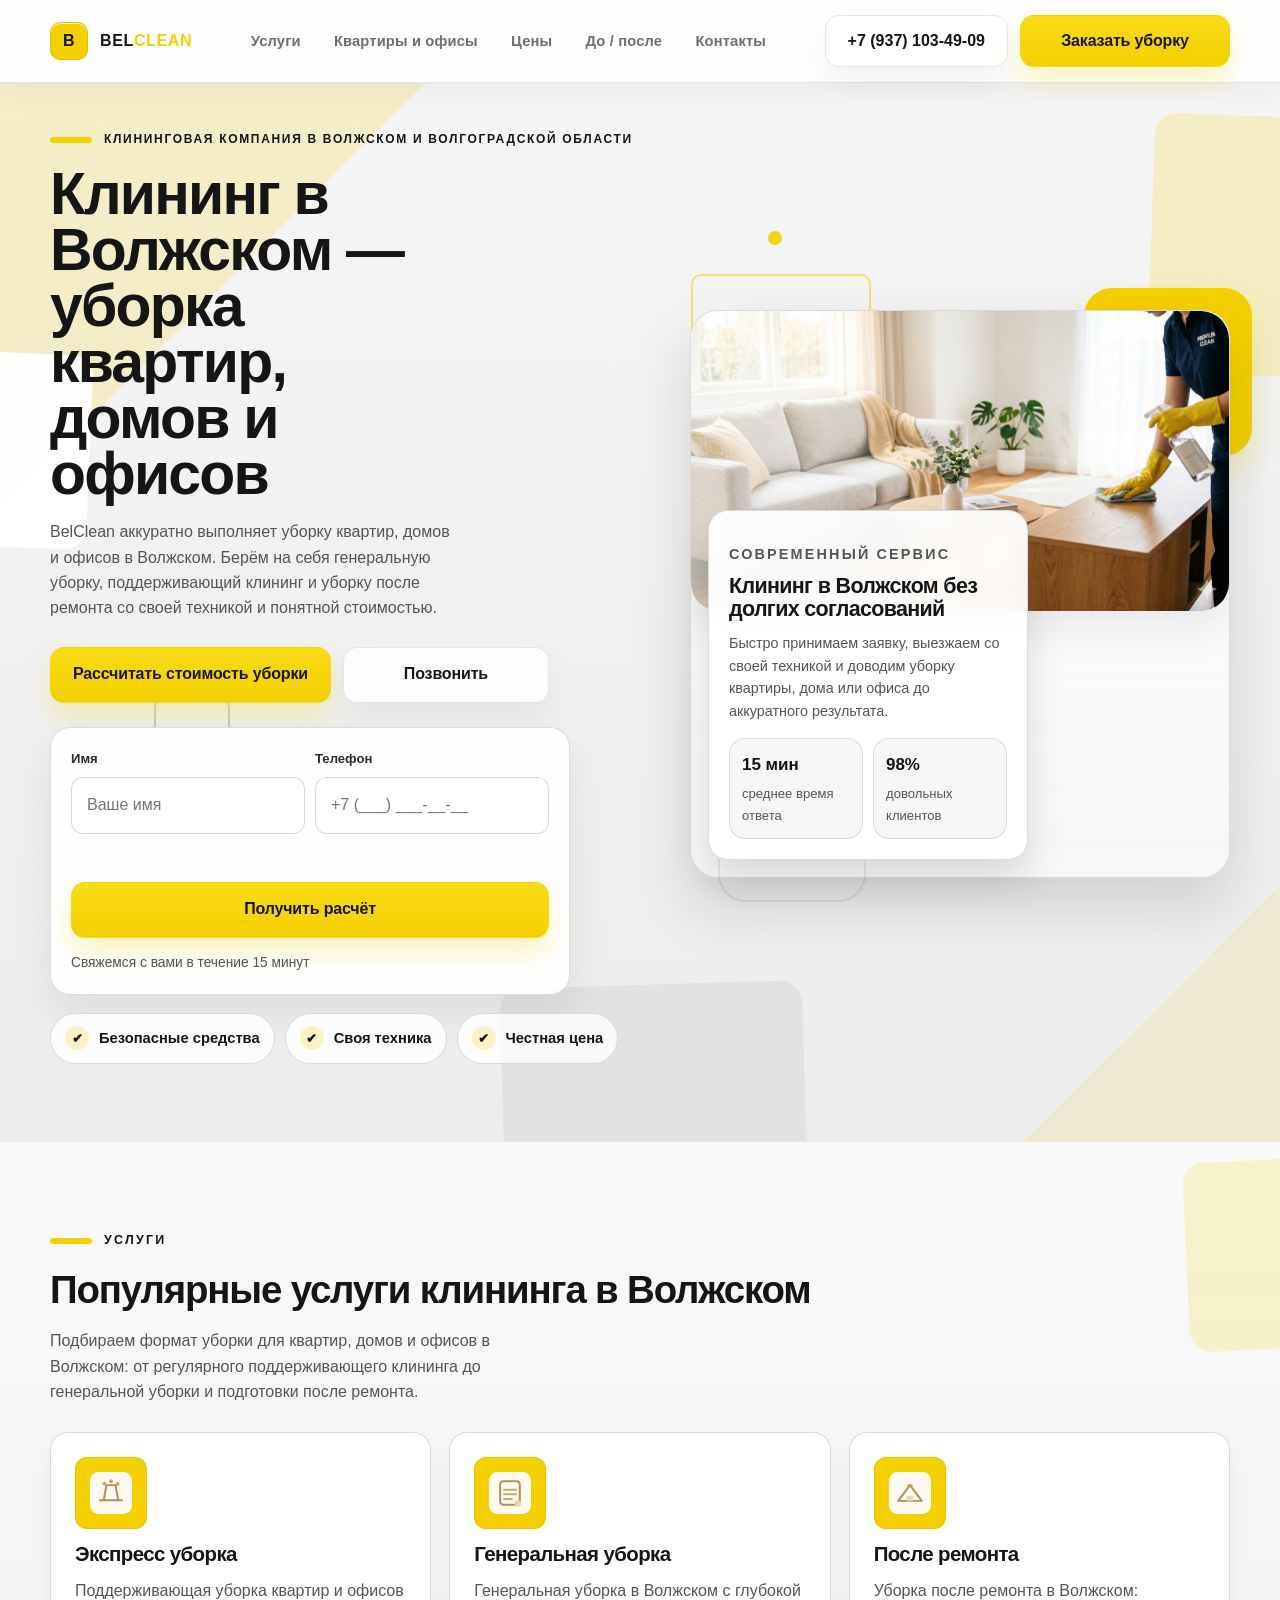
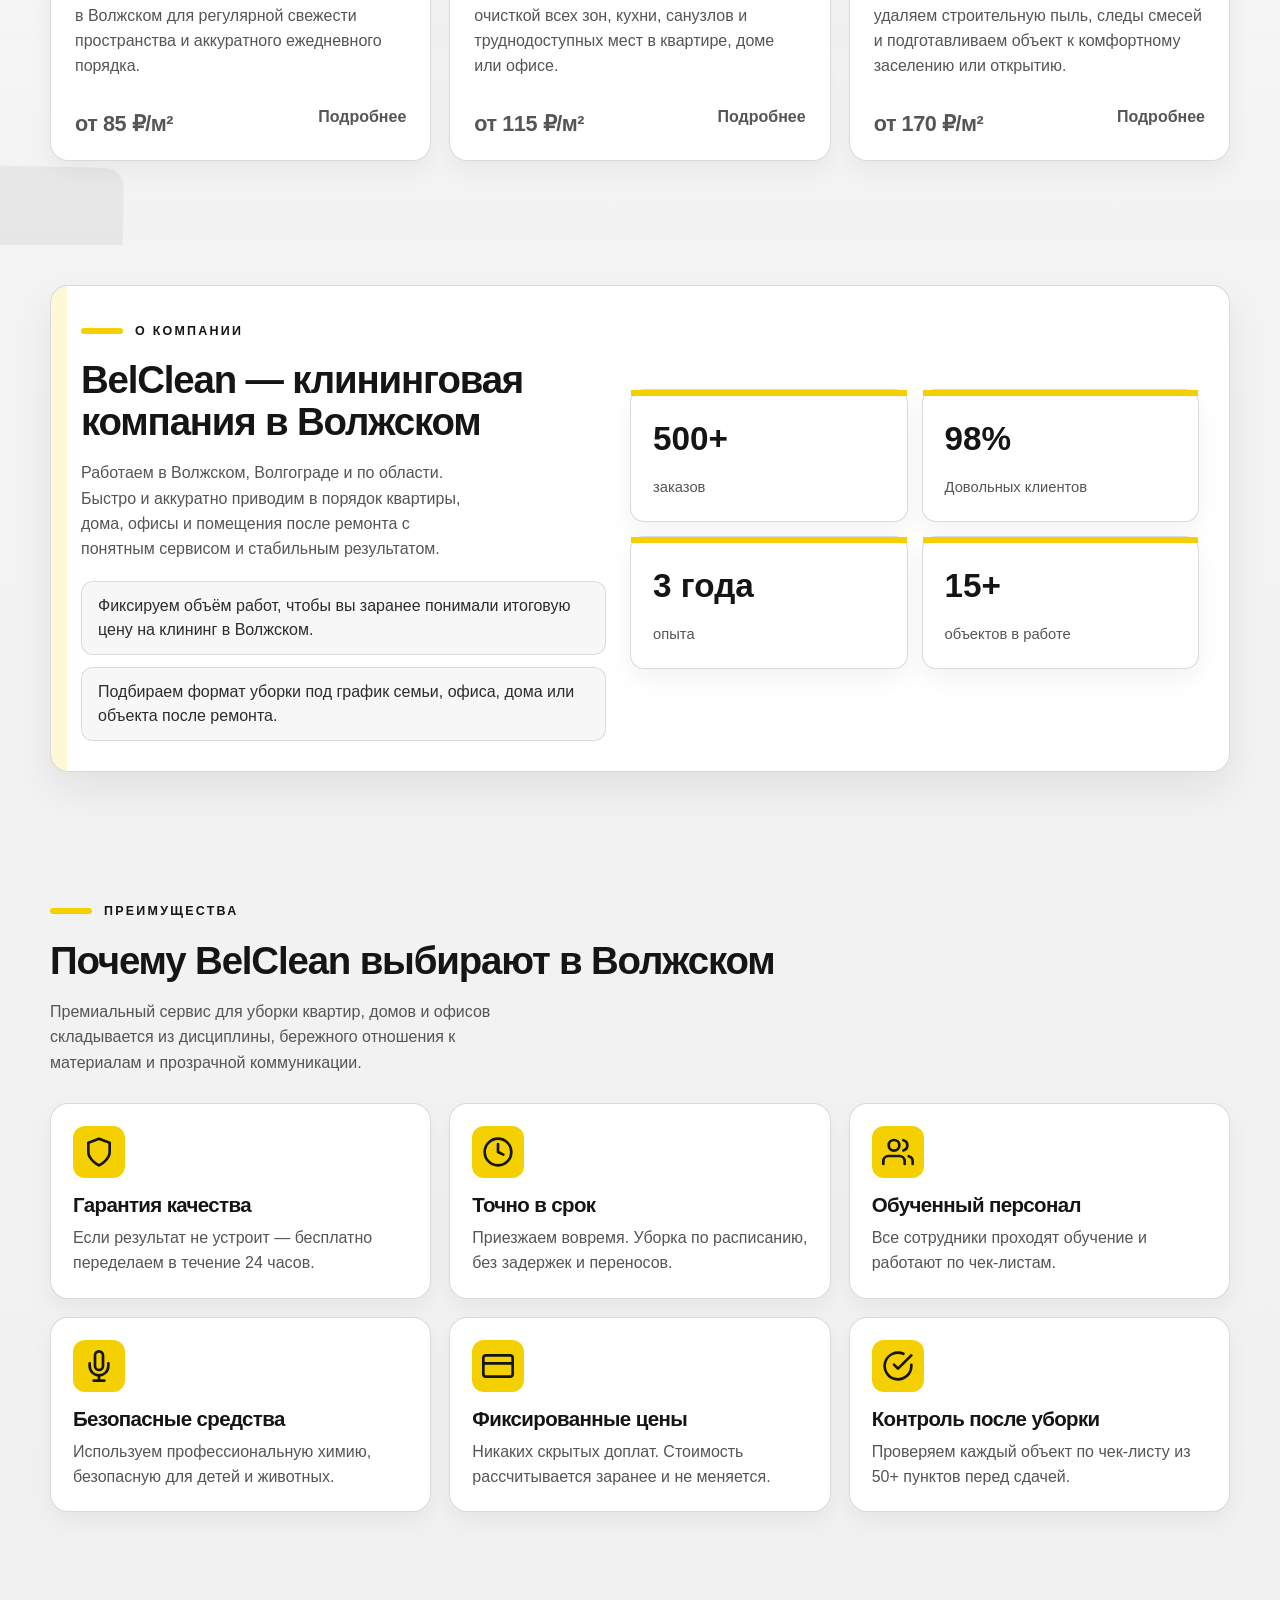
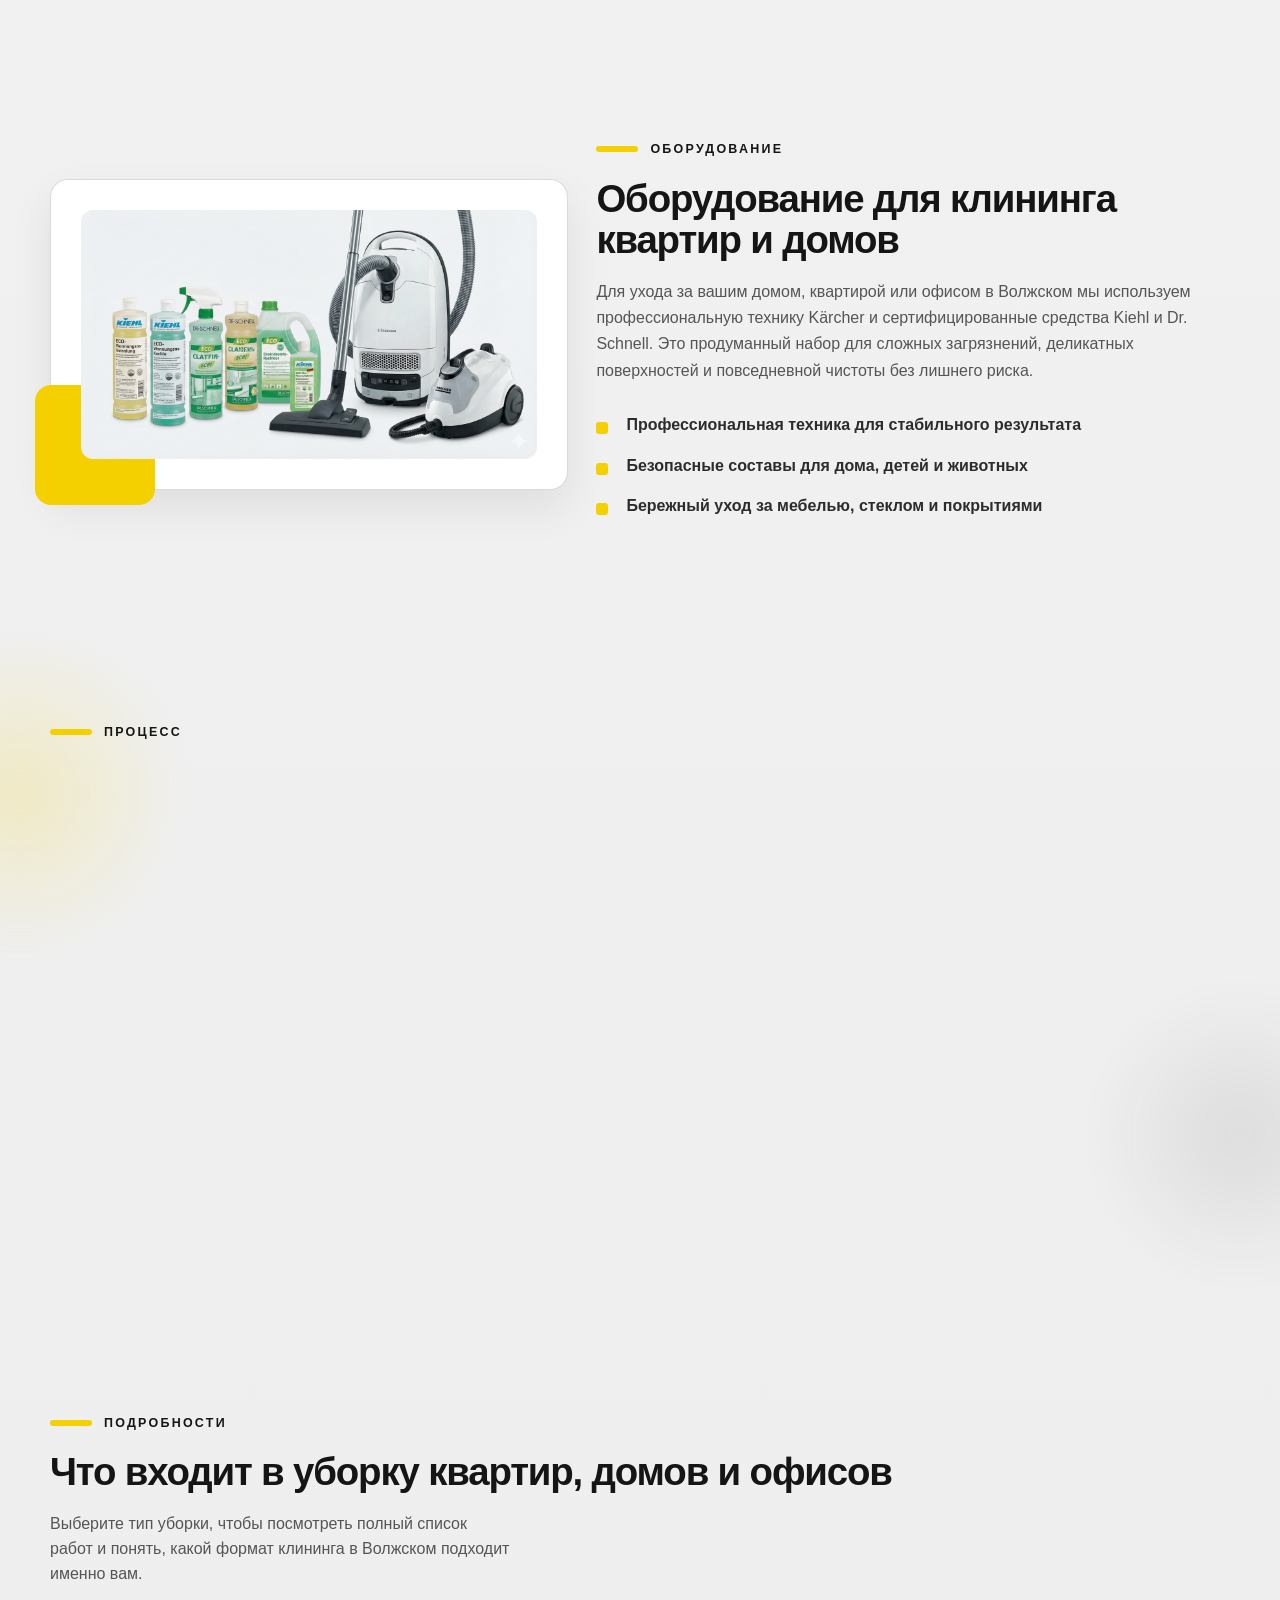
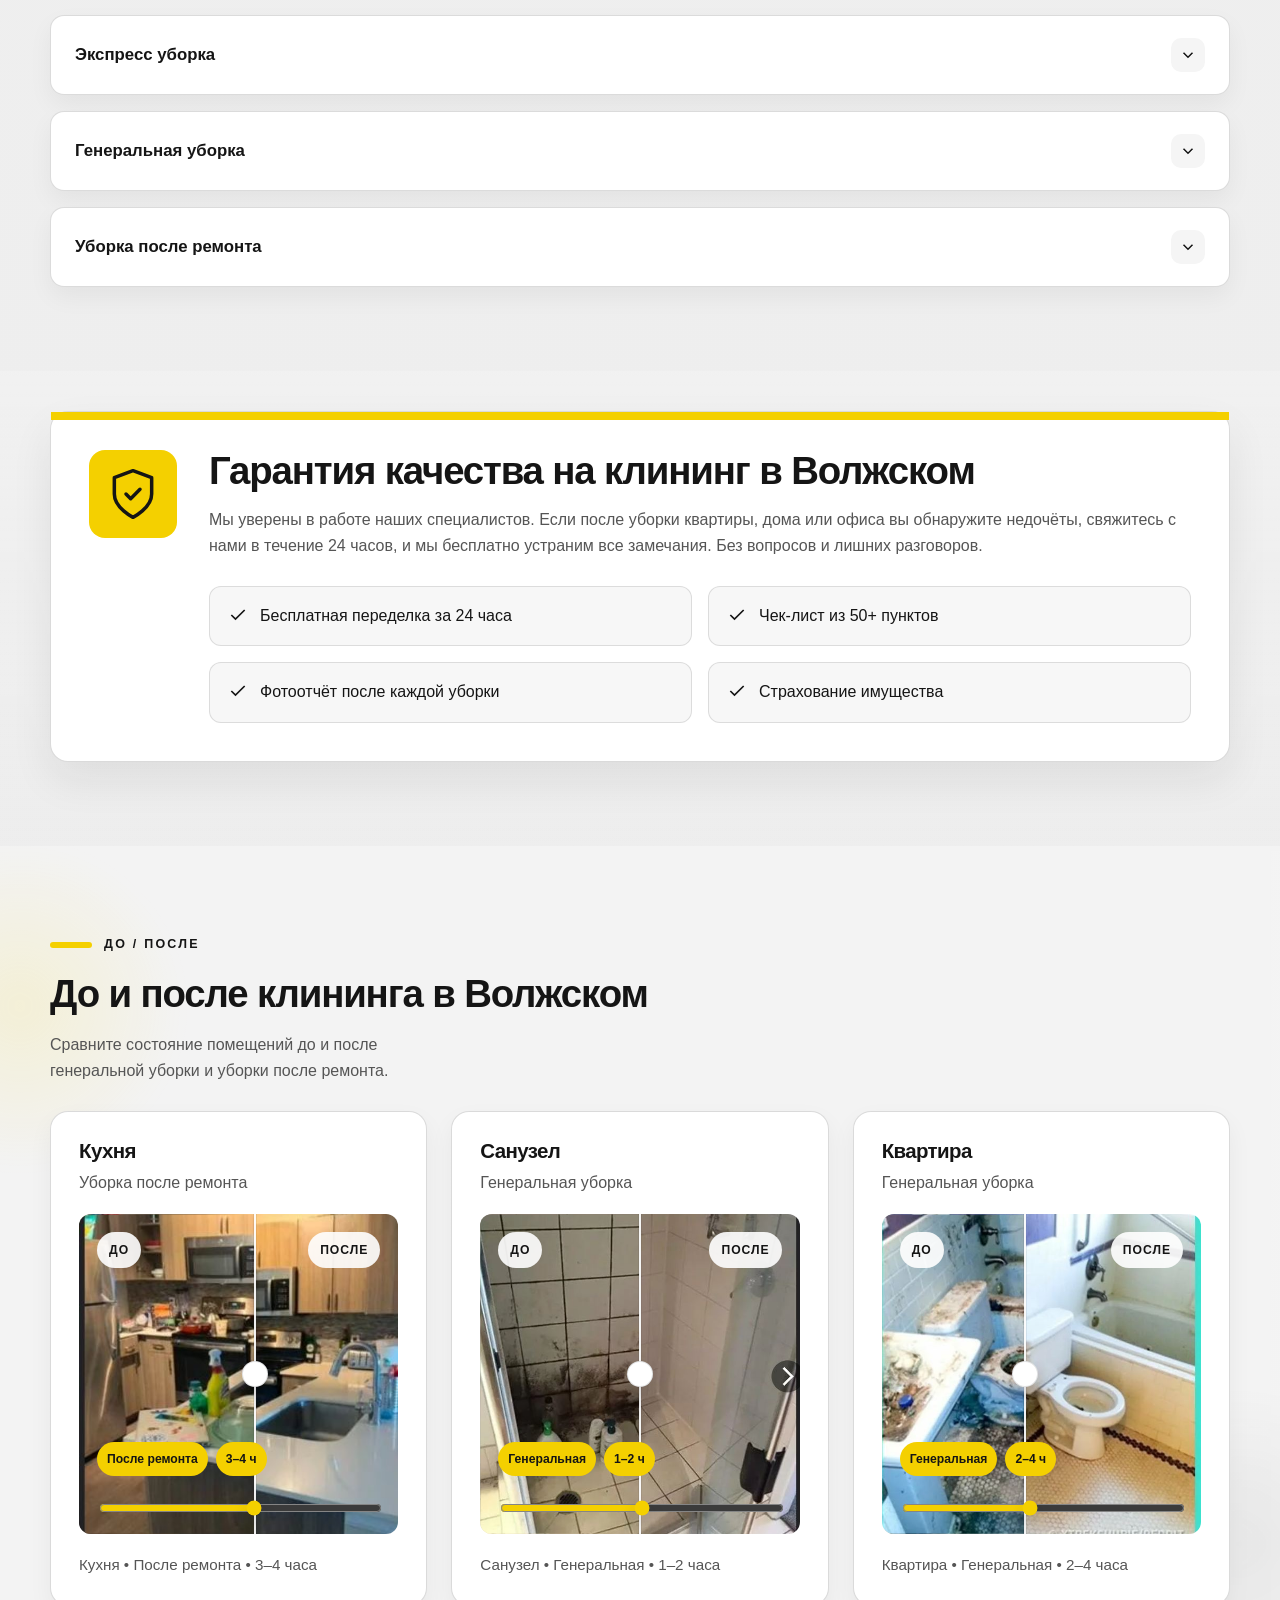
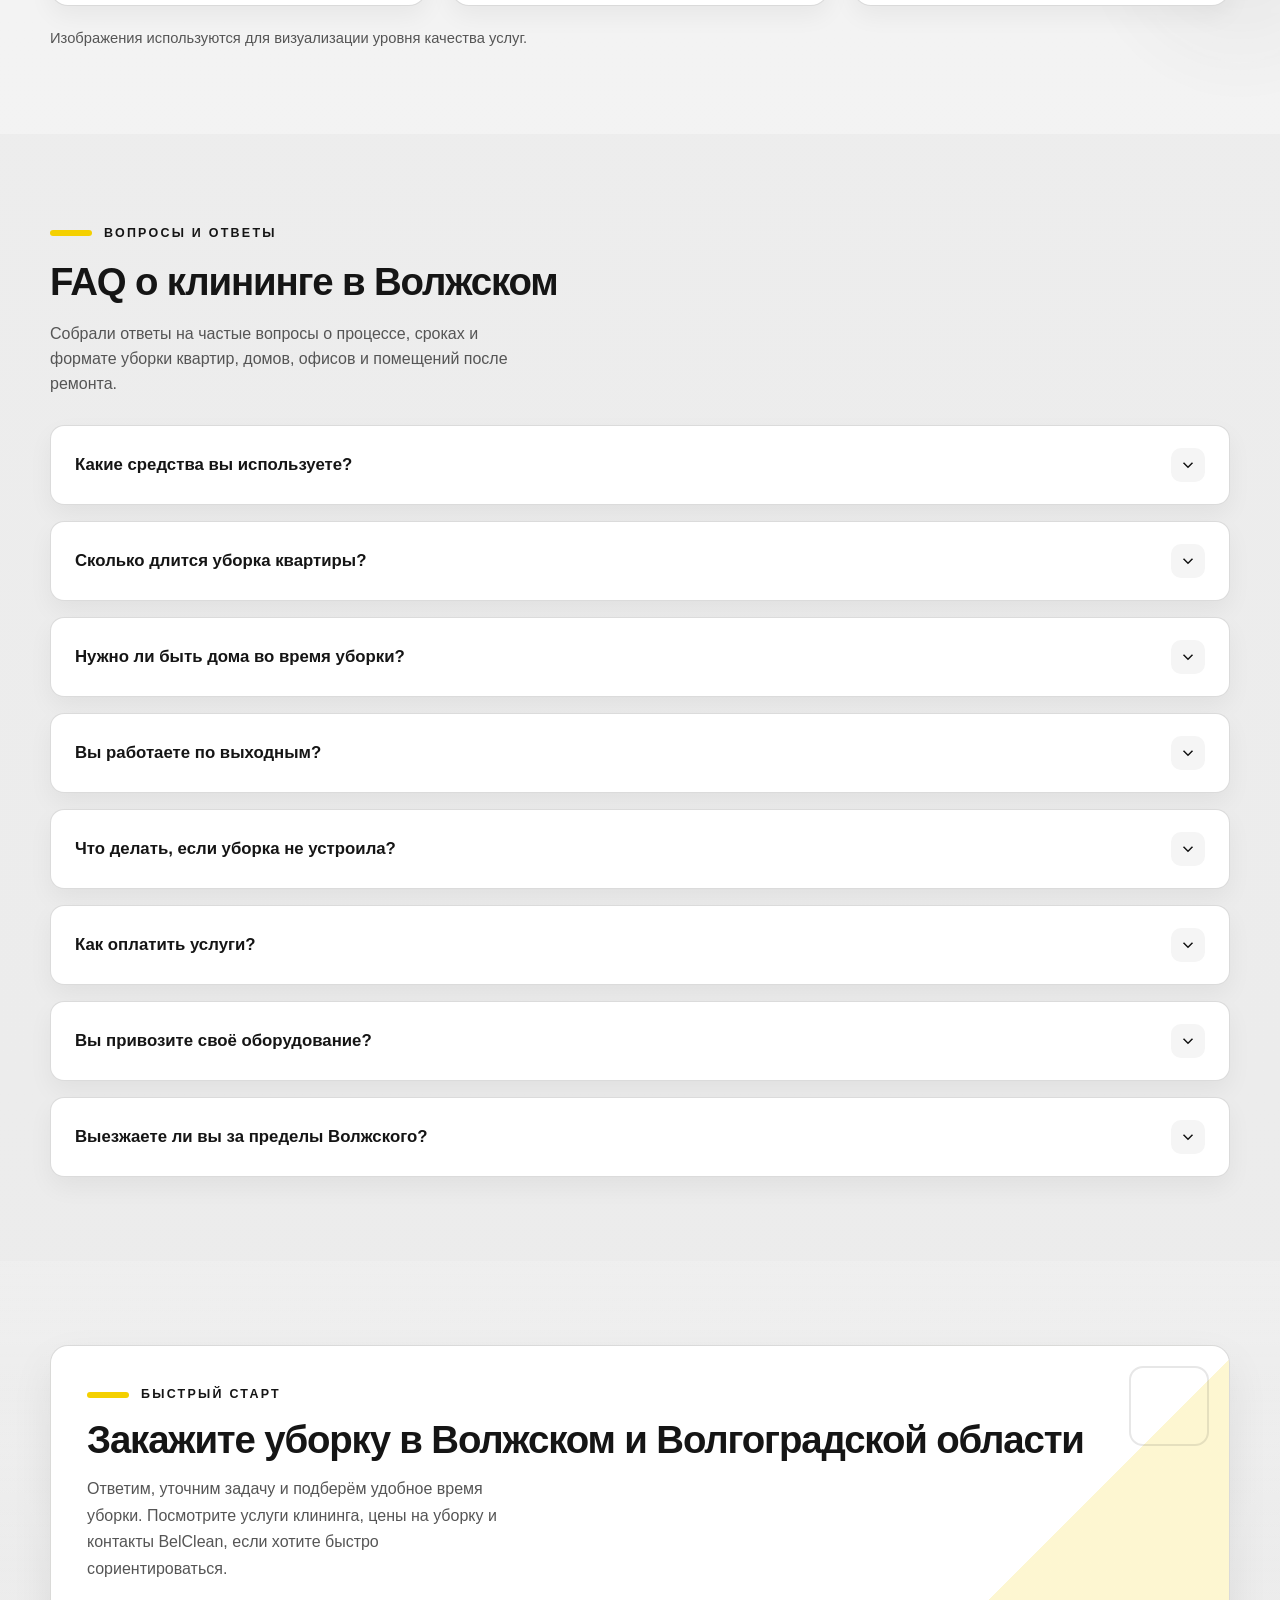
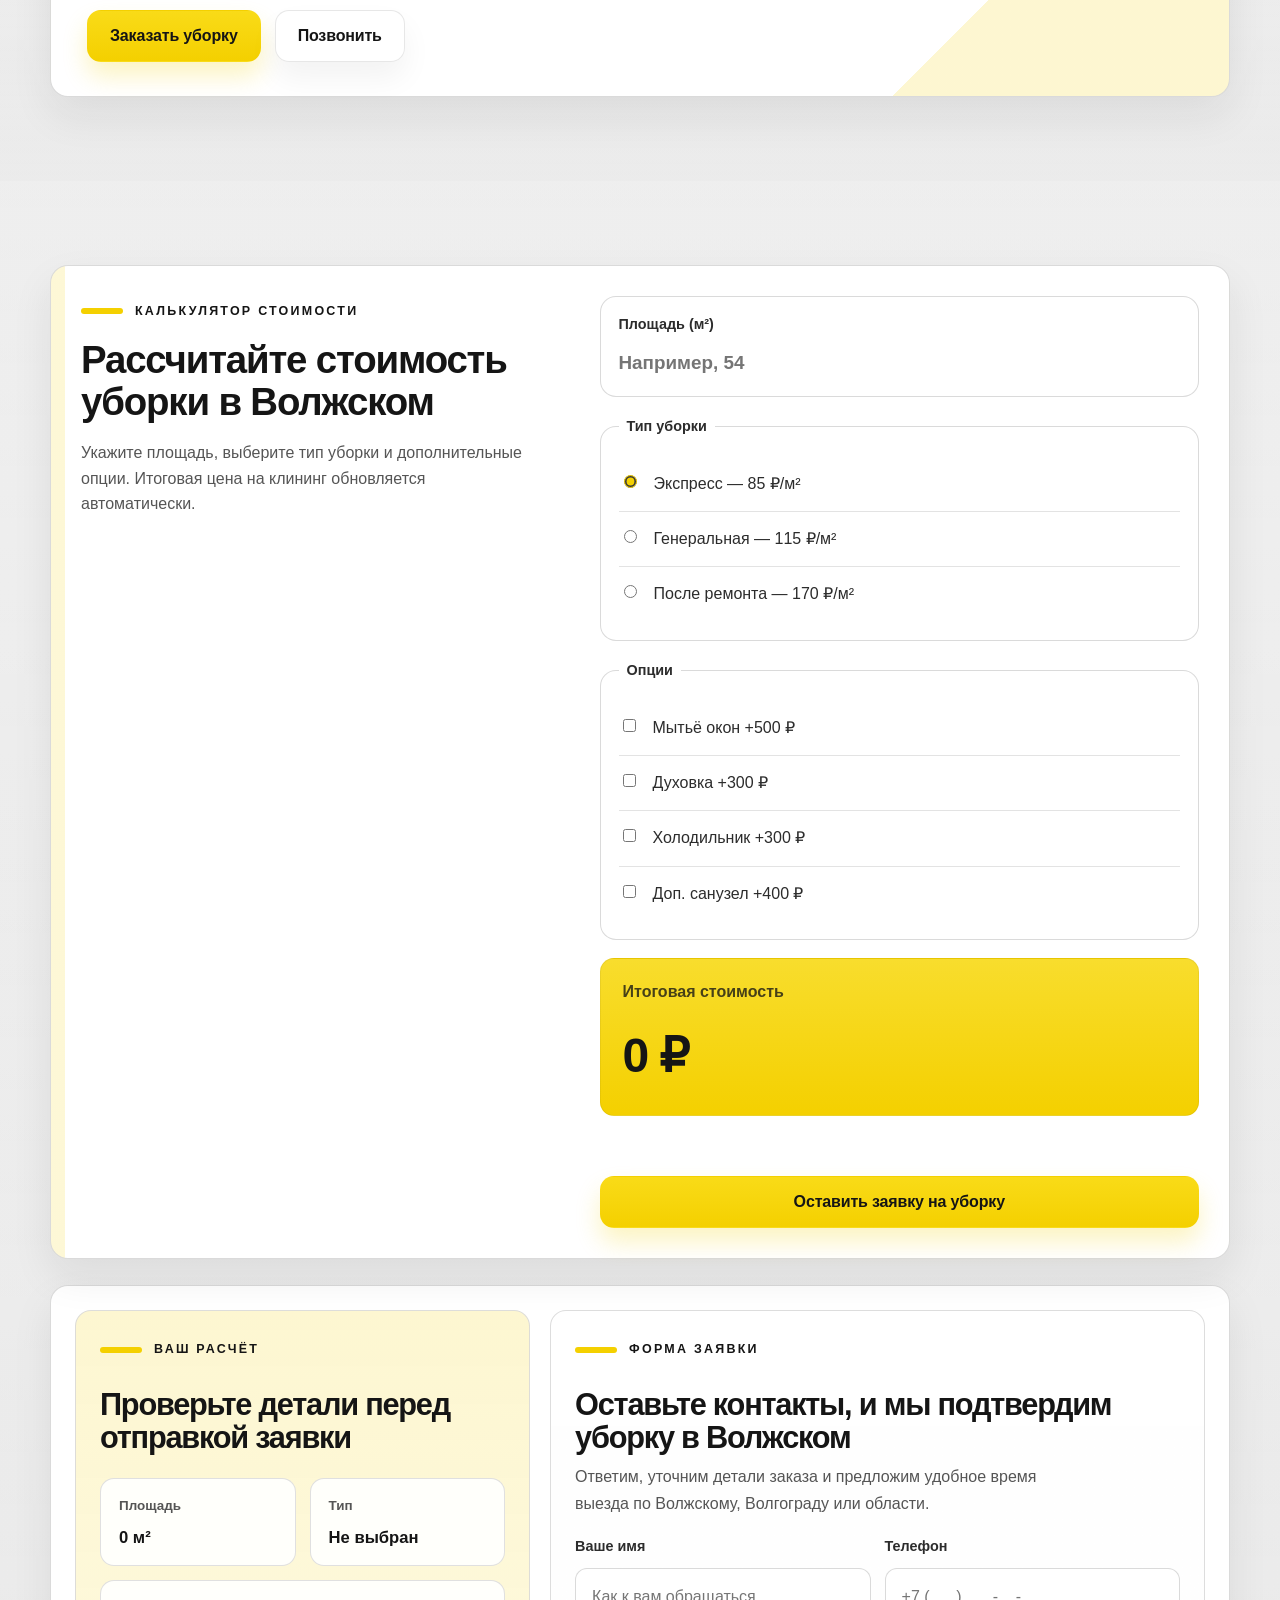
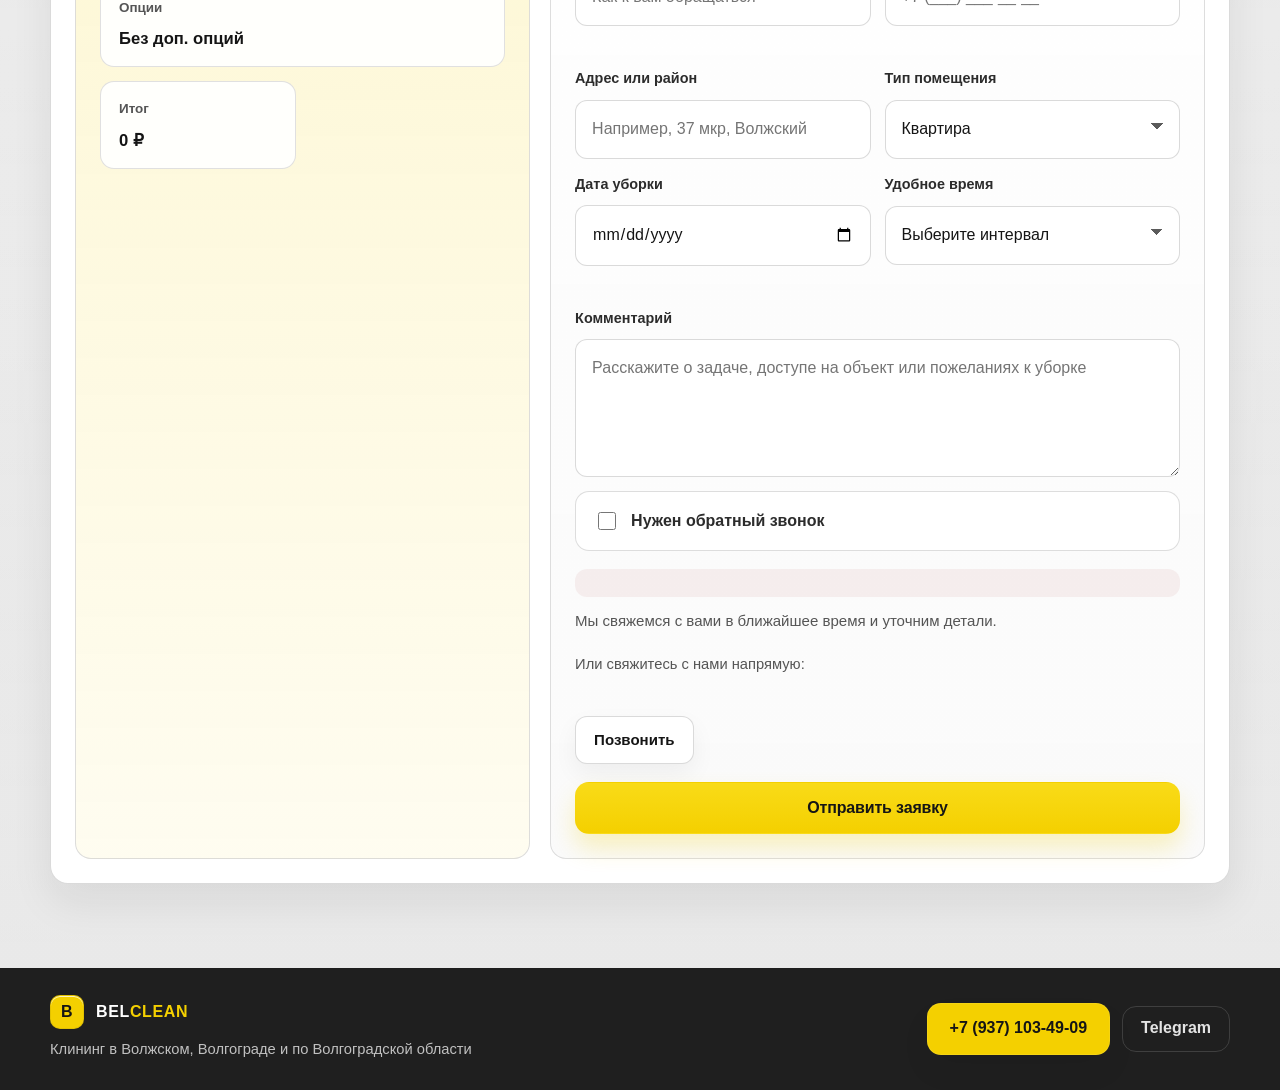
<file: index.html>
<!doctype html>
<html lang="ru">
<head>
  <meta charset="UTF-8" />
  <meta name="viewport" content="width=device-width, initial-scale=1.0" />
  <title>BelClean — клининг в Волжском | Уборка квартир, домов и офисов</title>
  <meta name="description" content="BelClean — клининг в Волжском и Волгоградской области: уборка квартир, домов, офисов и после ремонта. Быстрый выезд, честные цены. +7 (937) 103-49-09" />
  <meta name="robots" content="index, follow" />
  <link rel="canonical" href="https://belclean.ru/" />
  <meta property="og:locale" content="ru_RU" />
  <meta property="og:type" content="website" />
  <meta property="og:site_name" content="BelClean" />
  <meta property="og:title" content="BelClean — клининг в Волжском | Уборка квартир, домов и офисов" />
  <meta property="og:description" content="Клининг в Волжском: уборка квартир, домов, офисов и после ремонта. Быстрый выезд, честные цены, свой инвентарь. +7 (937) 103-49-09" />
  <meta property="og:url" content="https://belclean.ru/" />
  <meta property="og:image" content="https://belclean.ru/assets/img/hero-cleaning.jpg" />
  <meta name="twitter:card" content="summary_large_image" />
  <meta name="twitter:title" content="BelClean — клининг в Волжском | Уборка квартир, домов и офисов" />
  <meta name="twitter:description" content="Клининг в Волжском: уборка квартир, домов, офисов и после ремонта. Быстрый выезд, честные цены, свой инвентарь. +7 (937) 103-49-09" />
  <meta name="twitter:image" content="https://belclean.ru/assets/img/hero-cleaning.jpg" />
  <link rel="stylesheet" href="assets/css/style.css" />
  <script type="application/ld+json">
    {
      "@context": "https://schema.org",
      "@type": "HouseCleaningService",
      "name": "BelClean",
      "url": "https://belclean.ru/",
      "image": "https://belclean.ru/assets/img/hero-cleaning.jpg",
      "telephone": "+7 (937) 103-49-09",
      "description": "BelClean — клининговая компания в Волжском. Выполняем уборку квартир, домов, офисов, генеральную уборку и уборку после ремонта в Волжском, Волгограде и по Волгоградской области.",
      "priceRange": "₽₽",
      "areaServed": [
        {
          "@type": "City",
          "name": "Волжский"
        },
        {
          "@type": "City",
          "name": "Волгоград"
        },
        {
          "@type": "AdministrativeArea",
          "name": "Волгоградская область"
        }
      ],
      "sameAs": [
        "https://t.me/belclean_cleaning"
      ],
      "serviceType": [
        "Клининговые услуги",
        "Генеральная уборка",
        "Поддерживающая уборка",
        "Уборка после ремонта",
        "Уборка квартир",
        "Уборка домов",
        "Уборка офисов"
      ],
      "openingHours": "Mo-Su 08:00-22:00"
    }
  </script>
  <script type="application/ld+json">
    {
      "@context": "https://schema.org",
      "@type": "FAQPage",
      "mainEntity": [
        {
          "@type": "Question",
          "name": "Какие средства вы используете?",
          "acceptedAnswer": {
            "@type": "Answer",
            "text": "Мы используем профессиональную экосертифицированную химию. Все средства безопасны для детей, домашних животных и аллергиков. При необходимости можем работать с вашими средствами."
          }
        },
        {
          "@type": "Question",
          "name": "Сколько длится уборка квартиры?",
          "acceptedAnswer": {
            "@type": "Answer",
            "text": "Экспресс уборка однокомнатной квартиры — 1.5-2 часа. Генеральная уборка — 3-5 часов. Уборка после ремонта — 5-8 часов. Точное время зависит от площади и степени загрязнения."
          }
        },
        {
          "@type": "Question",
          "name": "Нужно ли быть дома во время уборки?",
          "acceptedAnswer": {
            "@type": "Answer",
            "text": "Нет, присутствовать не обязательно. Вы можете передать ключи или оставить доступ. Все наши сотрудники проходят проверку, а имущество застраховано."
          }
        },
        {
          "@type": "Question",
          "name": "Вы работаете по выходным?",
          "acceptedAnswer": {
            "@type": "Answer",
            "text": "Да, мы работаем ежедневно с 8:00 до 21:00, включая выходные и праздничные дни. Стоимость не меняется."
          }
        },
        {
          "@type": "Question",
          "name": "Что делать, если уборка не устроила?",
          "acceptedAnswer": {
            "@type": "Answer",
            "text": "Свяжитесь с нами в течение 24 часов. Мы приедем и бесплатно устраним все замечания. Гарантия распространяется на каждый заказ."
          }
        },
        {
          "@type": "Question",
          "name": "Как оплатить услуги?",
          "acceptedAnswer": {
            "@type": "Answer",
            "text": "Наличными после уборки или переводом на карту. Для юридических лиц — безналичный расчёт с оформлением документов."
          }
        },
        {
          "@type": "Question",
          "name": "Вы привозите своё оборудование?",
          "acceptedAnswer": {
            "@type": "Answer",
            "text": "Да, бригада приезжает полностью укомплектованной: профессиональные пылесосы, парогенераторы, мопы, салфетки и моющие средства. Вам не нужно ничего покупать."
          }
        },
        {
          "@type": "Question",
          "name": "Выезжаете ли вы за пределы Волжского?",
          "acceptedAnswer": {
            "@type": "Answer",
            "text": "Да, мы обслуживаем Волжский и Волгоградскую область. Выезд за пределы города обсуждается индивидуально, в зависимости от расстояния."
          }
        }
      ]
    }
  </script>
</head>
<body>
  <canvas class="particles-canvas" aria-hidden="true"></canvas>

  <header class="site-header">
    <div class="container header-wrap">
      <a class="logo" href="index.html" aria-label="BelClean">
        <span class="logo-mark" aria-hidden="true">B</span>
        <span class="logo-word">
          <span class="logo-word-dark">BEL</span><span class="logo-word-accent">CLEAN</span>
        </span>
      </a>

      <button class="menu-toggle" aria-label="Открыть меню" aria-expanded="false">☰</button>

      <nav class="nav" aria-label="Основное меню">
        <a href="index.html#about" title="Услуги клининга в Волжском" aria-label="Услуги клининга в Волжском">Услуги</a>
        <a href="services.html" title="Уборка квартир и офисов в Волжском" aria-label="Уборка квартир и офисов в Волжском">Квартиры и офисы</a>
        <a href="prices.html" title="Цены на клининг в Волжском" aria-label="Цены на клининг в Волжском">Цены</a>
        <a href="#cases" title="До и после уборки в Волжском" aria-label="До и после уборки в Волжском">До / после</a>
        <a href="contacts.html" title="Контакты клининговой компании BelClean" aria-label="Контакты клининговой компании BelClean">Контакты</a>
        <a class="nav-contact-link js-phone" href="#">Позвонить</a>
        <a class="nav-contact-link js-tg" href="#" target="_blank" rel="noopener">Написать в Telegram</a>
        <a class="nav-order-link" href="#calc" title="Заказать уборку в Волжском" aria-label="Заказать уборку в Волжском">Заказать уборку</a>
      </nav>

      <div class="header-actions">
        <a class="phone js-phone js-phone-display" href="#">Телефон</a>
        <a class="btn btn-header" href="#calc">Заказать уборку</a>
      </div>
    </div>
  </header>

  <main>
    <section class="hero parallax-wrapper">
      <div class="parallax-bg hero-bg js-parallax-bg" data-speed="0.4" aria-hidden="true"></div>
      <div class="parallax-shapes js-parallax-bg" data-speed="0.2" aria-hidden="true">
        <span class="shape shape-ring"></span>
        <span class="shape shape-dot"></span>
        <span class="shape shape-ring-sm"></span>
      </div>
      <div class="parallax-decor" aria-hidden="true">
        <span class="parallax-blob decor-a js-parallax-decor" data-speed="0.7"></span>
        <span class="parallax-blob decor-b js-parallax-decor" data-speed="0.6"></span>
        <span class="parallax-blob decor-c js-parallax-decor" data-speed="0.8"></span>
      </div>
      <div class="content-layer">
        <div class="container hero-grid">
          <div class="hero-copy hero-content">
            <p class="label">Клининговая компания в Волжском и Волгоградской области</p>
            <h1>Клининг в Волжском — уборка квартир, домов и офисов</h1>
            <p class="lead">BelClean аккуратно выполняет уборку квартир, домов и офисов в Волжском. Берём на себя генеральную уборку, поддерживающий клининг и уборку после ремонта со своей техникой и понятной стоимостью.</p>
            <div class="hero-actions">
              <a class="btn" href="#calc">Рассчитать стоимость уборки</a>
              <a class="btn btn-light js-phone" href="#">Позвонить</a>
              <a class="btn btn-light btn-telegram js-tg" href="#" target="_blank" rel="noopener">Написать в Telegram</a>
            </div>
            <div class="hero-availability">
              <p>Работаем ежедневно с 8:00 до 22:00</p>
              <div class="hero-availability-links">
                <a class="hero-availability-link is-phone js-phone" href="#">TEL</a>
                <a class="hero-availability-link is-tg js-tg" href="#" target="_blank" rel="noopener">TG</a>
              </div>
            </div>
            <form class="hero-lead-form js-hero-lead-form" action="send.php" method="post" novalidate>
              <div class="hero-lead-grid">
                <label class="hero-lead-field">
                  <span>Имя</span>
                  <input type="text" name="name" class="js-hero-name" placeholder="Ваше имя" autocomplete="name" required />
                </label>
                <label class="hero-lead-field">
                  <span>Телефон</span>
                  <input type="tel" name="phone" class="js-hero-phone" placeholder="+7 (___) ___-__-__" inputmode="tel" autocomplete="tel" required />
                </label>
              </div>
              <input type="hidden" name="source" value="hero" />
              <input type="hidden" name="page" value="main" />
              <input type="hidden" name="form_type" value="hero_lead" />
              <input type="hidden" name="callback_requested" value="1" />
              <input type="hidden" name="comment" value="Быстрая заявка с первого экрана" />
              <label class="form-honeypot" aria-hidden="true">
                <span>Не заполняйте это поле</span>
                <input type="text" name="website" tabindex="-1" autocomplete="off" />
              </label>
              <p class="hero-lead-error js-hero-error" aria-live="polite"></p>
              <button class="btn hero-lead-submit js-hero-submit" type="submit">Получить расчёт</button>
              <p class="hero-lead-note">Свяжемся с вами в течение 15 минут</p>
              <div class="contact-direct contact-direct-compact">
                <p>Или свяжитесь с нами напрямую:</p>
                <div class="messenger-buttons contact-direct-buttons">
                  <a class="messenger-btn messenger-btn-call js-phone" href="#">Позвонить</a>
                  <a class="messenger-btn messenger-btn-tg js-tg" href="#" target="_blank" rel="noopener">Telegram</a>
                </div>
              </div>
              <p class="hero-lead-success js-hero-success" aria-live="polite" hidden>Заявка отправлена. Скоро свяжемся.</p>
            </form>
            <div class="hero-points">
              <article class="hero-point js-reveal">
                <span class="hero-point-icon" aria-hidden="true">✔</span>
                <div>
                  <strong>Безопасные средства</strong>
                </div>
              </article>
              <article class="hero-point js-reveal">
                <span class="hero-point-icon" aria-hidden="true">✔</span>
                <div>
                  <strong>Своя техника</strong>
                </div>
              </article>
              <article class="hero-point js-reveal">
                <span class="hero-point-icon" aria-hidden="true">✔</span>
                <div>
                  <strong>Честная цена</strong>
                </div>
              </article>
            </div>
          </div>
          <div class="hero-visual hero-image js-reveal">
            <div class="hero-photo-frame">
              <img class="hero-photo" src="assets/img/hero-cleaning.png" alt="Клининг квартиры в Волжском" title="BelClean — клининг в Волжском" />
            </div>
            <div class="hero-floating-card">
              <p class="hero-floating-kicker">Современный сервис</p>
              <h2>Клининг в Волжском без долгих согласований</h2>
              <p>Быстро принимаем заявку, выезжаем со своей техникой и доводим уборку квартиры, дома или офиса до аккуратного результата.</p>
              <div class="hero-metrics">
                <div class="hero-metric">
                  <strong>15 мин</strong>
                  <span>среднее время ответа</span>
                </div>
                <div class="hero-metric">
                  <strong>98%</strong>
                  <span>довольных клиентов</span>
                </div>
              </div>
            </div>
          </div>
        </div>
      </div>
    </section>

    <section class="section about-section parallax-wrapper" id="about">
      <div class="parallax-bg about-bg js-parallax-bg" data-speed="0.42" aria-hidden="true"></div>
      <div class="parallax-decor" aria-hidden="true">
        <span class="parallax-blob decor-d js-parallax-decor" data-speed="0.62"></span>
        <span class="parallax-blob decor-e js-parallax-decor" data-speed="0.74"></span>
      </div>
      <div class="content-layer">
        <div class="container">
          <p class="label">Услуги</p>
          <h2>Популярные услуги клининга в Волжском</h2>
          <p class="lead section-lead">Подбираем формат уборки для квартир, домов и офисов в Волжском: от регулярного поддерживающего клининга до генеральной уборки и подготовки после ремонта.</p>
          <div class="cards">
            <article class="card service-card js-reveal">
              <div class="service-card-media">
                <img class="service-icon" src="assets/img/service-express.svg" alt="Поддерживающая уборка квартиры в Волжском" />
              </div>
              <h3>Экспресс уборка</h3>
              <p>Поддерживающая уборка квартир и офисов в Волжском для регулярной свежести пространства и аккуратного ежедневного порядка.</p>
              <div class="service-card-footer">
                <p class="price">от 85 ₽/м²</p>
                <a class="service-link" href="services.html#express-cleaning" title="Подробнее об уборке квартир в Волжском" aria-label="Подробнее об уборке квартир в Волжском">Подробнее</a>
              </div>
            </article>
            <article class="card service-card js-reveal">
              <div class="service-card-media">
                <img class="service-icon" src="assets/img/service-general.svg" alt="Генеральная уборка в Волжском" />
              </div>
              <h3>Генеральная уборка</h3>
              <p>Генеральная уборка в Волжском с глубокой очисткой всех зон, кухни, санузлов и труднодоступных мест в квартире, доме или офисе.</p>
              <div class="service-card-footer">
                <p class="price">от 115 ₽/м²</p>
                <a class="service-link" href="services.html#general-cleaning" title="Подробнее о генеральной уборке в Волжском" aria-label="Подробнее о генеральной уборке в Волжском">Подробнее</a>
              </div>
            </article>
            <article class="card service-card js-reveal">
              <div class="service-card-media">
                <img class="service-icon" src="assets/img/service-renovation.svg" alt="Уборка после ремонта в Волжском" />
              </div>
              <h3>После ремонта</h3>
              <p>Уборка после ремонта в Волжском: удаляем строительную пыль, следы смесей и подготавливаем объект к комфортному заселению или открытию.</p>
              <div class="service-card-footer">
                <p class="price">от 170 ₽/м²</p>
                <a class="service-link" href="services.html#post-renovation-cleaning" title="Подробнее об уборке после ремонта в Волжском" aria-label="Подробнее об уборке после ремонта в Волжском">Подробнее</a>
              </div>
            </article>
          </div>
        </div>
      </div>
    </section>

    <!-- О компании (расширенный) -->
    <section class="section company-stats-section" id="company">
      <div class="container company-shell">
        <div class="company-copy">
          <p class="label">О компании</p>
          <h2 class="js-reveal">BelClean — клининговая компания в Волжском</h2>
          <p class="lead js-reveal">Работаем в Волжском, Волгограде и по области. Быстро и аккуратно приводим в порядок квартиры, дома, офисы и помещения после ремонта с понятным сервисом и стабильным результатом.</p>
          <div class="company-notes">
            <div class="company-note js-reveal">Фиксируем объём работ, чтобы вы заранее понимали итоговую цену на клининг в Волжском.</div>
            <div class="company-note js-reveal">Подбираем формат уборки под график семьи, офиса, дома или объекта после ремонта.</div>
          </div>
        </div>
        <div class="stats-grid">
          <div class="stat-card js-reveal">
            <span class="stat-number">500+</span>
            <span class="stat-label">заказов</span>
          </div>
          <div class="stat-card js-reveal">
            <span class="stat-number">98%</span>
            <span class="stat-label">Довольных клиентов</span>
          </div>
          <div class="stat-card js-reveal">
            <span class="stat-number">3 года</span>
            <span class="stat-label">опыта</span>
          </div>
          <div class="stat-card js-reveal">
            <span class="stat-number">15+</span>
            <span class="stat-label">объектов в работе</span>
          </div>
        </div>
      </div>
    </section>

    <!-- Почему выбирают нас -->
    <section class="section why-section">
      <div class="container">
        <p class="label">Преимущества</p>
        <h2 class="js-reveal">Почему BelClean выбирают в Волжском</h2>
        <p class="lead section-lead js-reveal">Премиальный сервис для уборки квартир, домов и офисов складывается из дисциплины, бережного отношения к материалам и прозрачной коммуникации.</p>
        <div class="why-grid">
          <article class="why-card js-reveal">
            <div class="why-icon">
              <svg width="32" height="32" viewBox="0 0 24 24" fill="none" stroke="currentColor" stroke-width="2" stroke-linecap="round" stroke-linejoin="round"><path d="M12 22s8-4 8-10V5l-8-3-8 3v7c0 6 8 10 8 10z"/></svg>
            </div>
            <h3>Гарантия качества</h3>
            <p>Если результат не устроит — бесплатно переделаем в течение 24 часов.</p>
          </article>
          <article class="why-card js-reveal">
            <div class="why-icon">
              <svg width="32" height="32" viewBox="0 0 24 24" fill="none" stroke="currentColor" stroke-width="2" stroke-linecap="round" stroke-linejoin="round"><circle cx="12" cy="12" r="10"/><polyline points="12 6 12 12 16 14"/></svg>
            </div>
            <h3>Точно в срок</h3>
            <p>Приезжаем вовремя. Уборка по расписанию, без задержек и переносов.</p>
          </article>
          <article class="why-card js-reveal">
            <div class="why-icon">
              <svg width="32" height="32" viewBox="0 0 24 24" fill="none" stroke="currentColor" stroke-width="2" stroke-linecap="round" stroke-linejoin="round"><path d="M17 21v-2a4 4 0 0 0-4-4H5a4 4 0 0 0-4 4v2"/><circle cx="9" cy="7" r="4"/><path d="M23 21v-2a4 4 0 0 0-3-3.87"/><path d="M16 3.13a4 4 0 0 1 0 7.75"/></svg>
            </div>
            <h3>Обученный персонал</h3>
            <p>Все сотрудники проходят обучение и работают по чек-листам.</p>
          </article>
          <article class="why-card js-reveal">
            <div class="why-icon">
              <svg width="32" height="32" viewBox="0 0 24 24" fill="none" stroke="currentColor" stroke-width="2" stroke-linecap="round" stroke-linejoin="round"><path d="M12 1a3 3 0 0 0-3 3v8a3 3 0 0 0 6 0V4a3 3 0 0 0-3-3z"/><path d="M19 10v2a7 7 0 0 1-14 0v-2"/><line x1="12" y1="19" x2="12" y2="23"/><line x1="8" y1="23" x2="16" y2="23"/></svg>
            </div>
            <h3>Безопасные средства</h3>
            <p>Используем профессиональную химию, безопасную для детей и животных.</p>
          </article>
          <article class="why-card js-reveal">
            <div class="why-icon">
              <svg width="32" height="32" viewBox="0 0 24 24" fill="none" stroke="currentColor" stroke-width="2" stroke-linecap="round" stroke-linejoin="round"><rect x="1" y="4" width="22" height="16" rx="2" ry="2"/><line x1="1" y1="10" x2="23" y2="10"/></svg>
            </div>
            <h3>Фиксированные цены</h3>
            <p>Никаких скрытых доплат. Стоимость рассчитывается заранее и не меняется.</p>
          </article>
          <article class="why-card js-reveal">
            <div class="why-icon">
              <svg width="32" height="32" viewBox="0 0 24 24" fill="none" stroke="currentColor" stroke-width="2" stroke-linecap="round" stroke-linejoin="round"><path d="M22 11.08V12a10 10 0 1 1-5.93-9.14"/><polyline points="22 4 12 14.01 9 11.01"/></svg>
            </div>
            <h3>Контроль после уборки</h3>
            <p>Проверяем каждый объект по чек-листу из 50+ пунктов перед сдачей.</p>
          </article>
        </div>
      </div>
    </section>

    <!-- Технологии и безопасность -->
    <section class="section arsenal-section">
      <div class="container arsenal-shell">
        <div class="arsenal-grid">
          <div class="arsenal-image js-reveal">
            <img src="assets/img/equipment.png" alt="Профессиональное оборудование для клининга в Волжском" title="Оборудование BelClean для уборки в Волжском" loading="lazy" />
          </div>
          <div class="arsenal-text js-reveal">
            <p class="label">Оборудование</p>
            <h2>Оборудование для клининга квартир и домов</h2>
            <p>Для ухода за вашим домом, квартирой или офисом в Волжском мы используем профессиональную технику K&auml;rcher и сертифицированные средства Kiehl и Dr. Schnell. Это продуманный набор для сложных загрязнений, деликатных поверхностей и повседневной чистоты без лишнего риска.</p>
            <ul class="arsenal-list">
              <li>Профессиональная техника для стабильного результата</li>
              <li>Безопасные составы для дома, детей и животных</li>
              <li>Бережный уход за мебелью, стеклом и покрытиями</li>
            </ul>
          </div>
        </div>
      </div>
    </section>

    <!-- Как мы работаем -->
    <section class="section steps-section">
      <div class="section-blob-wrap" aria-hidden="true">
        <div class="section-blob section-blob-1"></div>
        <div class="section-blob section-blob-2"></div>
      </div>
      <div class="container">
        <p class="label">Процесс</p>
        <h2 class="js-reveal">Как заказать уборку в Волжском</h2>
        <p class="lead section-lead js-reveal">Пять понятных шагов от первой заявки до финальной приёмки результата для квартиры, дома, офиса или помещения после ремонта.</p>
        <div class="steps-timeline">
          <div class="step-item js-reveal">
            <div class="step-number">1</div>
            <div class="step-content">
              <h3>Заявка</h3>
              <p>Вы оставляете заявку на сайте, в Telegram или по телефону. Мы перезваниваем в течение 15 минут.</p>
            </div>
          </div>
          <div class="step-item js-reveal">
            <div class="step-number">2</div>
            <div class="step-content">
              <h3>Оценка</h3>
              <p>Уточняем площадь, тип помещения и задачи. Рассчитываем точную стоимость уборки квартиры, дома или офиса без скрытых доплат.</p>
            </div>
          </div>
          <div class="step-item js-reveal">
            <div class="step-number">3</div>
            <div class="step-content">
              <h3>Согласование</h3>
              <p>Подбираем удобную дату и время. Закрепляем за вами бригаду и составляем план работ.</p>
            </div>
          </div>
          <div class="step-item js-reveal">
            <div class="step-number">4</div>
            <div class="step-content">
              <h3>Уборка</h3>
              <p>Бригада приезжает вовремя со своим оборудованием и средствами. Работаем по чек-листу и доводим клининг в Волжском до аккуратного результата.</p>
            </div>
          </div>
          <div class="step-item js-reveal">
            <div class="step-number">5</div>
            <div class="step-content">
              <h3>Приёмка</h3>
              <p>Вы проверяете результат. Если что-то не устраивает — исправляем на месте бесплатно.</p>
            </div>
          </div>
        </div>
      </div>
    </section>

    <!-- Что входит в уборку (аккордеон) -->
    <section class="section included-section">
      <div class="container">
        <p class="label">Подробности</p>
        <h2 class="js-reveal">Что входит в уборку квартир, домов и офисов</h2>
        <p class="lead js-reveal">Выберите тип уборки, чтобы посмотреть полный список работ и понять, какой формат клининга в Волжском подходит именно вам.</p>
        <div class="accordion js-accordion js-reveal">
          <div class="accordion-item">
            <button class="accordion-trigger" aria-expanded="false">
              <span>Экспресс уборка</span>
              <svg class="accordion-arrow" width="20" height="20" viewBox="0 0 24 24" fill="none" stroke="currentColor" stroke-width="2"><polyline points="6 9 12 15 18 9"/></svg>
            </button>
            <div class="accordion-panel" hidden>
              <ul>
                <li>Протирка всех горизонтальных поверхностей</li>
                <li>Удаление пыли с мебели и техники</li>
                <li>Мытьё полов во всех комнатах</li>
                <li>Очистка зеркал и стеклянных поверхностей</li>
                <li>Уборка кухонных столешниц и раковины</li>
                <li>Протирка сантехники в санузле</li>
                <li>Вынос мусора</li>
              </ul>
            </div>
          </div>
          <div class="accordion-item">
            <button class="accordion-trigger" aria-expanded="false">
              <span>Генеральная уборка</span>
              <svg class="accordion-arrow" width="20" height="20" viewBox="0 0 24 24" fill="none" stroke="currentColor" stroke-width="2"><polyline points="6 9 12 15 18 9"/></svg>
            </button>
            <div class="accordion-panel" hidden>
              <ul>
                <li>Всё из экспресс уборки</li>
                <li>Мытьё плинтусов и дверей</li>
                <li>Очистка кафеля и межплиточных швов</li>
                <li>Удаление жира и налёта на кухне</li>
                <li>Мытьё внутри микроволновки</li>
                <li>Протирка батарей и вентиляционных решёток</li>
                <li>Чистка люстр и светильников</li>
                <li>Мытьё подоконников и радиаторов</li>
                <li>Уборка под мебелью и за техникой</li>
              </ul>
            </div>
          </div>
          <div class="accordion-item">
            <button class="accordion-trigger" aria-expanded="false">
              <span>Уборка после ремонта</span>
              <svg class="accordion-arrow" width="20" height="20" viewBox="0 0 24 24" fill="none" stroke="currentColor" stroke-width="2"><polyline points="6 9 12 15 18 9"/></svg>
            </button>
            <div class="accordion-panel" hidden>
              <ul>
                <li>Всё из генеральной уборки</li>
                <li>Удаление строительной пыли со всех поверхностей</li>
                <li>Очистка следов краски, штукатурки, клея</li>
                <li>Мытьё окон изнутри (рамы + стёкла)</li>
                <li>Удаление защитной плёнки с окон и дверей</li>
                <li>Чистка вентиляции от пыли</li>
                <li>Полировка зеркал и стеклянных перегородок</li>
                <li>Финальная влажная уборка всех помещений</li>
                <li>Подготовка объекта к заселению</li>
              </ul>
            </div>
          </div>
        </div>
      </div>
    </section>

    <!-- Гарантия качества -->
    <section class="section guarantee-section">
      <div class="container">
        <div class="guarantee-block js-reveal">
          <div class="guarantee-icon">
            <svg width="56" height="56" viewBox="0 0 24 24" fill="none" stroke="currentColor" stroke-width="1.5" stroke-linecap="round" stroke-linejoin="round"><path d="M12 22s8-4 8-10V5l-8-3-8 3v7c0 6 8 10 8 10z"/><polyline points="9 12 11 14 15 10"/></svg>
          </div>
          <div class="guarantee-text">
            <h2>Гарантия качества на клининг в Волжском</h2>
            <p>Мы уверены в работе наших специалистов. Если после уборки квартиры, дома или офиса вы обнаружите недочёты, свяжитесь с нами в течение 24 часов, и мы бесплатно устраним все замечания. Без вопросов и лишних разговоров.</p>
            <div class="guarantee-features">
              <div class="guarantee-feature">
                <svg width="20" height="20" viewBox="0 0 24 24" fill="none" stroke="currentColor" stroke-width="2"><polyline points="20 6 9 17 4 12"/></svg>
                <span>Бесплатная переделка за 24 часа</span>
              </div>
              <div class="guarantee-feature">
                <svg width="20" height="20" viewBox="0 0 24 24" fill="none" stroke="currentColor" stroke-width="2"><polyline points="20 6 9 17 4 12"/></svg>
                <span>Чек-лист из 50+ пунктов</span>
              </div>
              <div class="guarantee-feature">
                <svg width="20" height="20" viewBox="0 0 24 24" fill="none" stroke="currentColor" stroke-width="2"><polyline points="20 6 9 17 4 12"/></svg>
                <span>Фотоотчёт после каждой уборки</span>
              </div>
              <div class="guarantee-feature">
                <svg width="20" height="20" viewBox="0 0 24 24" fill="none" stroke="currentColor" stroke-width="2"><polyline points="20 6 9 17 4 12"/></svg>
                <span>Страхование имущества</span>
              </div>
            </div>
          </div>
        </div>
      </div>
    </section>

    <section class="section before-after-section" id="cases">
      <div class="section-blob-wrap" aria-hidden="true">
        <div class="section-blob section-blob-1"></div>
        <div class="section-blob section-blob-2"></div>
      </div>
      <div class="container">
        <p class="label">До / После</p>
        <h2>До и после клининга в Волжском</h2>
        <p class="lead">Сравните состояние помещений до и после генеральной уборки и уборки после ремонта.</p>

        <div class="ba-grid">
          <article class="ba-card js-reveal">
            <h3>Кухня</h3>
            <p class="ba-note">Уборка после ремонта</p>
            <div class="ba-slider js-before-after" data-start="55">
              <img class="ba-image ba-image-base" src="assets/img/cases/case-kitchen-after.jpg" alt="Генеральная уборка кухни в Волжском после ремонта" loading="lazy" />
              <div class="ba-overlay">
                <img class="ba-image" src="assets/img/cases/case-kitchen-before.jpg" alt="Кухня до уборки после ремонта в Волжском" loading="lazy" />
              </div>
              <span class="ba-badge ba-badge-left">ДО</span>
              <span class="ba-badge ba-badge-right">ПОСЛЕ</span>
              <div class="ba-tags" aria-hidden="true">
                <span class="ba-tag">После ремонта</span>
                <span class="ba-tag">3–4 ч</span>
              </div>
              <div class="ba-divider" aria-hidden="true"></div>
              <input class="ba-range" type="range" min="0" max="100" value="55" aria-label="Сравнение до и после для кухни" />
            </div>
            <p class="ba-meta">Кухня • После ремонта • 3–4 часа</p>
          </article>

          <article class="ba-card js-reveal">
            <h3>Санузел</h3>
            <p class="ba-note">Генеральная уборка</p>
            <div class="ba-slider js-before-after" data-start="50">
              <img class="ba-image ba-image-base" src="assets/img/cases/case-bathroom-after.jpg" alt="Генеральная уборка санузла в Волжском" loading="lazy" />
              <div class="ba-overlay">
                <img class="ba-image" src="assets/img/cases/case-bathroom-before.jpg" alt="Санузел до генеральной уборки в Волжском" loading="lazy" />
              </div>
              <span class="ba-badge ba-badge-left">ДО</span>
              <span class="ba-badge ba-badge-right">ПОСЛЕ</span>
              <div class="ba-tags" aria-hidden="true">
                <span class="ba-tag">Генеральная</span>
                <span class="ba-tag">1–2 ч</span>
              </div>
              <div class="ba-divider" aria-hidden="true"></div>
              <input class="ba-range" type="range" min="0" max="100" value="50" aria-label="Сравнение до и после для санузла" />
            </div>
            <p class="ba-meta">Санузел • Генеральная • 1–2 часа</p>
          </article>

          <article class="ba-card js-reveal">
            <h3>Квартира</h3>
            <p class="ba-note">Генеральная уборка</p>
            <div class="ba-slider js-before-after" data-start="45">
              <img class="ba-image ba-image-base" src="assets/img/cases/case-flat-after.jpg" alt="Уборка квартиры в Волжском после клининга" loading="lazy" />
              <div class="ba-overlay">
                <img class="ba-image" src="assets/img/cases/case-flat-before.jpg" alt="Квартира до генеральной уборки в Волжском" loading="lazy" />
              </div>
              <span class="ba-badge ba-badge-left">ДО</span>
              <span class="ba-badge ba-badge-right">ПОСЛЕ</span>
              <div class="ba-tags" aria-hidden="true">
                <span class="ba-tag">Генеральная</span>
                <span class="ba-tag">2–4 ч</span>
              </div>
              <div class="ba-divider" aria-hidden="true"></div>
              <input class="ba-range" type="range" min="0" max="100" value="45" aria-label="Сравнение до и после для квартиры" />
            </div>
            <p class="ba-meta">Квартира • Генеральная • 2–4 часа</p>
          </article>
        </div>
        <p class="ba-disclaimer">Изображения используются для визуализации уровня качества услуг.</p>
      </div>
    </section>

    <!-- FAQ -->
    <section class="section faq-section" id="faq">
      <div class="container">
        <p class="label">Вопросы и ответы</p>
        <h2 class="js-reveal">FAQ о клининге в Волжском</h2>
        <p class="lead section-lead js-reveal">Собрали ответы на частые вопросы о процессе, сроках и формате уборки квартир, домов, офисов и помещений после ремонта.</p>
        <div class="faq-grid js-accordion">
          <div class="accordion-item js-reveal">
            <button class="accordion-trigger" aria-expanded="false">
              <span>Какие средства вы используете?</span>
              <svg class="accordion-arrow" width="20" height="20" viewBox="0 0 24 24" fill="none" stroke="currentColor" stroke-width="2"><polyline points="6 9 12 15 18 9"/></svg>
            </button>
            <div class="accordion-panel" hidden>
              <p>Мы используем профессиональную экосертифицированную химию. Все средства безопасны для детей, домашних животных и аллергиков. При необходимости можем работать с вашими средствами.</p>
            </div>
          </div>
          <div class="accordion-item js-reveal">
            <button class="accordion-trigger" aria-expanded="false">
              <span>Сколько длится уборка квартиры?</span>
              <svg class="accordion-arrow" width="20" height="20" viewBox="0 0 24 24" fill="none" stroke="currentColor" stroke-width="2"><polyline points="6 9 12 15 18 9"/></svg>
            </button>
            <div class="accordion-panel" hidden>
              <p>Экспресс уборка однокомнатной квартиры — 1.5-2 часа. Генеральная уборка — 3-5 часов. Уборка после ремонта — 5-8 часов. Точное время зависит от площади и степени загрязнения.</p>
            </div>
          </div>
          <div class="accordion-item js-reveal">
            <button class="accordion-trigger" aria-expanded="false">
              <span>Нужно ли быть дома во время уборки?</span>
              <svg class="accordion-arrow" width="20" height="20" viewBox="0 0 24 24" fill="none" stroke="currentColor" stroke-width="2"><polyline points="6 9 12 15 18 9"/></svg>
            </button>
            <div class="accordion-panel" hidden>
              <p>Нет, присутствовать не обязательно. Вы можете передать ключи или оставить доступ. Все наши сотрудники проходят проверку, а имущество застраховано.</p>
            </div>
          </div>
          <div class="accordion-item js-reveal">
            <button class="accordion-trigger" aria-expanded="false">
              <span>Вы работаете по выходным?</span>
              <svg class="accordion-arrow" width="20" height="20" viewBox="0 0 24 24" fill="none" stroke="currentColor" stroke-width="2"><polyline points="6 9 12 15 18 9"/></svg>
            </button>
            <div class="accordion-panel" hidden>
              <p>Да, мы работаем ежедневно с 8:00 до 21:00, включая выходные и праздничные дни. Стоимость не меняется.</p>
            </div>
          </div>
          <div class="accordion-item js-reveal">
            <button class="accordion-trigger" aria-expanded="false">
              <span>Что делать, если уборка не устроила?</span>
              <svg class="accordion-arrow" width="20" height="20" viewBox="0 0 24 24" fill="none" stroke="currentColor" stroke-width="2"><polyline points="6 9 12 15 18 9"/></svg>
            </button>
            <div class="accordion-panel" hidden>
              <p>Свяжитесь с нами в течение 24 часов. Мы приедем и бесплатно устраним все замечания. Гарантия распространяется на каждый заказ.</p>
            </div>
          </div>
          <div class="accordion-item js-reveal">
            <button class="accordion-trigger" aria-expanded="false">
              <span>Как оплатить услуги?</span>
              <svg class="accordion-arrow" width="20" height="20" viewBox="0 0 24 24" fill="none" stroke="currentColor" stroke-width="2"><polyline points="6 9 12 15 18 9"/></svg>
            </button>
            <div class="accordion-panel" hidden>
              <p>Наличными после уборки или переводом на карту. Для юридических лиц — безналичный расчёт с оформлением документов.</p>
            </div>
          </div>
          <div class="accordion-item js-reveal">
            <button class="accordion-trigger" aria-expanded="false">
              <span>Вы привозите своё оборудование?</span>
              <svg class="accordion-arrow" width="20" height="20" viewBox="0 0 24 24" fill="none" stroke="currentColor" stroke-width="2"><polyline points="6 9 12 15 18 9"/></svg>
            </button>
            <div class="accordion-panel" hidden>
              <p>Да, бригада приезжает полностью укомплектованной: профессиональные пылесосы, парогенераторы, мопы, салфетки и моющие средства. Вам не нужно ничего покупать.</p>
            </div>
          </div>
          <div class="accordion-item js-reveal">
            <button class="accordion-trigger" aria-expanded="false">
              <span>Выезжаете ли вы за пределы Волжского?</span>
              <svg class="accordion-arrow" width="20" height="20" viewBox="0 0 24 24" fill="none" stroke="currentColor" stroke-width="2"><polyline points="6 9 12 15 18 9"/></svg>
            </button>
            <div class="accordion-panel" hidden>
              <p>Да, мы обслуживаем Волжский и Волгоградскую область. Выезд за пределы города обсуждается индивидуально, в зависимости от расстояния.</p>
            </div>
          </div>
        </div>
      </div>
    </section>

    <!-- CTA блок -->
    <section class="section cta-section">
      <div class="container">
        <div class="cta-block js-reveal">
          <p class="label">Быстрый старт</p>
          <h2>Закажите уборку в Волжском и Волгоградской области</h2>
          <p>Ответим, уточним задачу и подберём удобное время уборки. Посмотрите <a href="services.html">услуги клининга</a>, <a href="prices.html">цены на уборку</a> и <a href="contacts.html">контакты BelClean</a>, если хотите быстро сориентироваться.</p>
          <div class="cta-actions">
            <a class="btn btn-cta" href="#calc">Заказать уборку</a>
            <a class="btn btn-cta-light js-phone" href="#">Позвонить</a>
          </div>
        </div>
      </div>
    </section>

    <span id="calculator" aria-hidden="true"></span>
    <section class="section calc-section" id="calc">
      <div class="container">
        <div class="calc-shell js-reveal">
          <div>
            <p class="label">Калькулятор стоимости</p>
            <h2>Рассчитайте стоимость уборки в Волжском</h2>
            <p class="lead">Укажите площадь, выберите тип уборки и дополнительные опции. Итоговая цена на клининг обновляется автоматически.</p>
          </div>

          <form class="calc-form js-calculator js-calc" novalidate>
            <label class="calc-field">
              <span>Площадь (м²)</span>
              <input class="js-area" type="number" min="1" step="1" placeholder="Например, 54" required />
            </label>

            <fieldset class="calc-group">
              <legend>Тип уборки</legend>
              <label class="choice">
                <input type="radio" name="cleaningType" value="Экспресс уборка" data-rate="85" checked />
                <span>Экспресс — 85 ₽/м²</span>
              </label>
              <label class="choice">
                <input type="radio" name="cleaningType" value="Генеральная уборка" data-rate="115" />
                <span>Генеральная — 115 ₽/м²</span>
              </label>
              <label class="choice">
                <input type="radio" name="cleaningType" value="После ремонта" data-rate="170" />
                <span>После ремонта — 170 ₽/м²</span>
              </label>
            </fieldset>

            <fieldset class="calc-group">
              <legend>Опции</legend>
              <label class="choice">
                <input class="js-option" type="checkbox" value="500" data-label="Мытьё окон" />
                <span>Мытьё окон +500 ₽</span>
              </label>
              <label class="choice">
                <input class="js-option" type="checkbox" value="300" data-label="Духовка" />
                <span>Духовка +300 ₽</span>
              </label>
              <label class="choice">
                <input class="js-option" type="checkbox" value="300" data-label="Холодильник" />
                <span>Холодильник +300 ₽</span>
              </label>
              <label class="choice">
                <input class="js-option" type="checkbox" value="400" data-label="Доп. санузел" />
                <span>Доп. санузел +400 ₽</span>
              </label>
            </fieldset>

            <div class="calc-result">
              <p>Итоговая стоимость</p>
              <p class="calc-total js-total">0 ₽</p>
            </div>

            <p class="calc-error js-calc-error js-error" aria-live="polite"></p>

            <button class="btn js-submit" type="submit">Оставить заявку на уборку</button>
          </form>
        </div>

        <div class="order-shell js-order-shell" id="order-form" hidden>
          <div class="order-summary">
            <p class="label">Ваш расчёт</p>
            <h3>Проверьте детали перед отправкой заявки</h3>
            <div class="order-summary-grid">
              <div class="order-summary-item">
                <span>Площадь</span>
                <strong class="js-summary-area">0 м²</strong>
              </div>
              <div class="order-summary-item">
                <span>Тип</span>
                <strong class="js-summary-type">Не выбран</strong>
              </div>
              <div class="order-summary-item order-summary-item-wide">
                <span>Опции</span>
                <strong class="js-summary-options">Без доп. опций</strong>
              </div>
              <div class="order-summary-item">
                <span>Итог</span>
                <strong class="js-summary-total">0 ₽</strong>
              </div>
            </div>
          </div>

          <form class="order-form js-order-form" action="send.php" method="post" novalidate>
            <div class="order-form-head">
              <p class="label">Форма заявки</p>
              <h3>Оставьте контакты, и мы подтвердим уборку в Волжском</h3>
              <p>Ответим, уточним детали заказа и предложим удобное время выезда по Волжскому, Волгограду или области.</p>
            </div>

            <div class="order-form-grid">
              <label class="order-field">
                <span>Ваше имя</span>
                <input type="text" name="name" class="js-order-name" placeholder="Как к вам обращаться" autocomplete="name" required />
                <span class="order-field-error js-order-name-error" aria-live="polite"></span>
              </label>

              <label class="order-field">
                <span>Телефон</span>
                <input type="tel" name="phone" class="js-order-phone" placeholder="+7 (___) ___-__-__" inputmode="tel" autocomplete="tel" required />
                <span class="order-field-error js-order-phone-error" aria-live="polite"></span>
              </label>

              <label class="order-field">
                <span>Адрес или район</span>
                <input type="text" name="address" placeholder="Например, 37 мкр, Волжский" />
              </label>

              <label class="order-field">
                <span>Тип помещения</span>
                <select name="room_type" class="js-order-room-type">
                  <option value="Квартира" selected>Квартира</option>
                  <option value="Дом">Дом</option>
                  <option value="Офис">Офис</option>
                  <option value="Коммерческое помещение">Коммерческое помещение</option>
                  <option value="После ремонта">После ремонта</option>
                </select>
              </label>

              <label class="order-field">
                <span>Дата уборки</span>
                <input type="date" name="preferred_date" class="js-order-date" required />
                <span class="order-field-error js-order-date-error" aria-live="polite"></span>
              </label>

              <label class="order-field">
                <span>Удобное время</span>
                <select name="preferred_time" class="js-order-time" required>
                  <option value="">Выберите интервал</option>
                  <option value="08:00–10:00">08:00–10:00</option>
                  <option value="10:00–12:00">10:00–12:00</option>
                  <option value="12:00–14:00">12:00–14:00</option>
                  <option value="14:00–16:00">14:00–16:00</option>
                  <option value="16:00–18:00">16:00–18:00</option>
                  <option value="18:00–20:00">18:00–20:00</option>
                </select>
                <span class="order-field-error js-order-time-error" aria-live="polite"></span>
              </label>

              <label class="order-field order-field-wide">
                <span>Комментарий</span>
                <textarea name="comment" rows="4" placeholder="Расскажите о задаче, доступе на объект или пожеланиях к уборке"></textarea>
              </label>

              <label class="order-toggle order-field-wide">
                <input type="checkbox" name="callback_requested" value="yes" class="js-order-callback" />
                <span>Нужен обратный звонок</span>
              </label>
            </div>

            <input type="hidden" name="area" class="js-order-area" />
            <input type="hidden" name="cleaning_type" class="js-order-type" />
            <input type="hidden" name="options" class="js-order-options" />
            <input type="hidden" name="total" class="js-order-total" />
            <label class="form-honeypot" aria-hidden="true">
              <span>Не заполняйте это поле</span>
              <input type="text" name="website" tabindex="-1" autocomplete="off" />
            </label>

            <p class="order-error js-order-error" aria-live="polite"></p>
            <p class="order-success js-order-success" aria-live="polite" hidden>Заявка отправлена. Мы свяжемся с вами в ближайшее время.</p>
            <p class="order-note">Мы свяжемся с вами в ближайшее время и уточним детали.</p>
            <div class="contact-direct">
              <p>Или свяжитесь с нами напрямую:</p>
              <div class="messenger-buttons contact-direct-buttons">
                <a class="messenger-btn messenger-btn-call js-phone" href="#">Позвонить</a>
                <a class="messenger-btn messenger-btn-tg js-tg" href="#" target="_blank" rel="noopener">Telegram</a>
              </div>
            </div>

            <button class="btn order-submit js-order-submit" type="submit">Отправить заявку</button>
          </form>
        </div>
      </div>
    </section>
  </main>

  <footer class="site-footer">
    <div class="container footer-wrap">
      <div class="footer-brand">
        <a class="logo footer-logo" href="index.html" aria-label="BelClean">
          <span class="logo-mark" aria-hidden="true">B</span>
          <span class="logo-word">
            <span class="logo-word-dark">BEL</span><span class="logo-word-accent">CLEAN</span>
          </span>
        </a>
        <p>Клининг в Волжском, Волгограде и по Волгоградской области</p>
      </div>
      <div class="footer-links">
        <a href="services.html">Услуги клининга</a>
        <a href="prices.html">Цены на уборку</a>
        <a class="phone js-phone js-phone-display" href="#">Телефон</a>
        <a class="js-tg" href="#" target="_blank" rel="noopener">Telegram</a>
        <a href="contacts.html">Контакты</a>
      </div>
    </div>
  </footer>

  <div class="messenger-widget" aria-label="Быстрые действия">
    <a class="messenger-link call" href="tel:+79371034909" aria-label="Позвонить">Позвонить</a>
    <a class="messenger-link tg js-tg" href="#" target="_blank" rel="noopener" aria-label="Telegram">Telegram</a>
    <a class="messenger-link order" href="#calc" aria-label="Оставить заявку">Оставить заявку</a>
  </div>

  <div class="success-modal js-success-modal" hidden>
    <div class="success-modal-overlay js-success-modal-close" aria-hidden="true"></div>
    <div class="success-modal-dialog" role="dialog" aria-modal="true" aria-labelledby="success-modal-title">
      <button class="success-modal-close" type="button" aria-label="Закрыть окно">×</button>
      <div class="success-modal-badge" aria-hidden="true">OK</div>
      <h2 id="success-modal-title">Заявка отправлена</h2>
      <p>Спасибо! Мы свяжемся с вами в течение 15 минут и уточним детали.</p>
      <button class="btn success-modal-action js-success-modal-close" type="button">Закрыть</button>
    </div>
  </div>

  <script src="assets/js/main.js"></script>
</body>
</html>
</file>
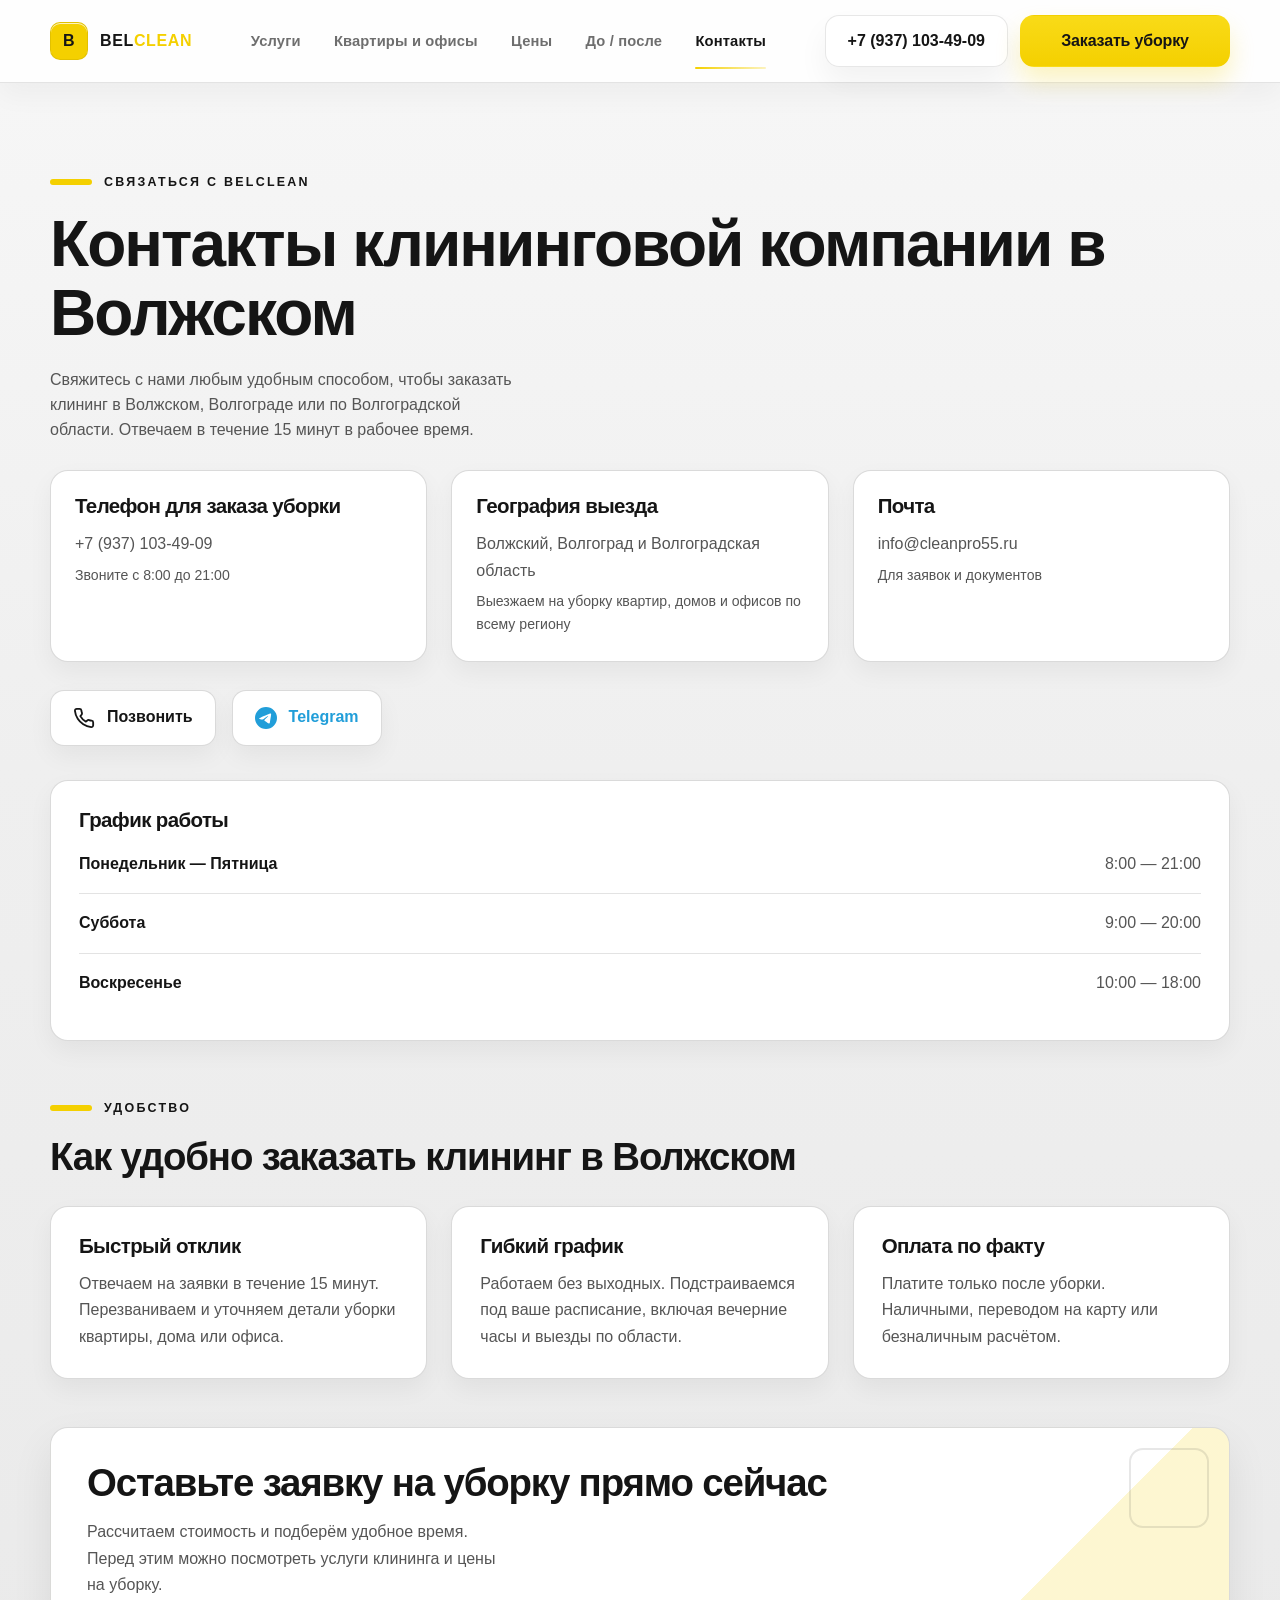
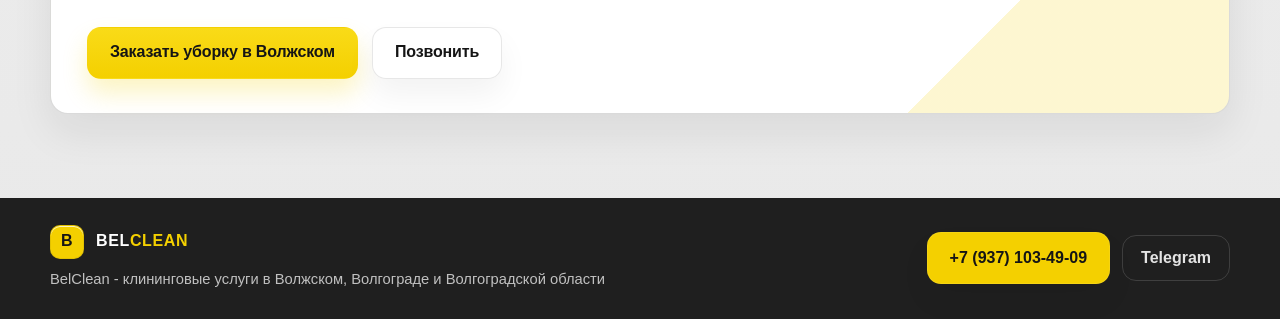
<file: contacts.html>
﻿<!doctype html>
<html lang="ru">
<head>
  <meta charset="UTF-8" />
  <meta name="viewport" content="width=device-width, initial-scale=1.0" />
  <title>Контакты клининговой компании в Волжском | BelClean</title>
  <meta name="description" content="Контакты BelClean в Волжском: телефон +7 (937) 103-49-09, Telegram, график работы. Закажите уборку квартир, домов и офисов в Волгоградской области." />
  <meta name="robots" content="index, follow" />
  <link rel="canonical" href="https://belclean.ru/contacts.html" />
  <meta property="og:locale" content="ru_RU" />
  <meta property="og:type" content="website" />
  <meta property="og:site_name" content="BelClean" />
  <meta property="og:title" content="Контакты клининговой компании в Волжском | BelClean" />
  <meta property="og:description" content="Свяжитесь с BelClean в Волжском по телефону или через Telegram, чтобы заказать уборку квартиры, дома, офиса или уборку после ремонта." />
  <meta property="og:url" content="https://belclean.ru/contacts.html" />
  <meta property="og:image" content="https://belclean.ru/assets/img/hero-cleaning.jpg" />
  <meta name="twitter:card" content="summary_large_image" />
  <meta name="twitter:title" content="Контакты клининговой компании в Волжском | BelClean" />
  <meta name="twitter:description" content="Свяжитесь с BelClean в Волжском по телефону или через Telegram, чтобы заказать уборку квартиры, дома, офиса или уборку после ремонта." />
  <meta name="twitter:image" content="https://belclean.ru/assets/img/hero-cleaning.jpg" />
  <link rel="stylesheet" href="assets/css/style.css" />
  <script type="application/ld+json">
    {
      "@context": "https://schema.org",
      "@type": "BreadcrumbList",
      "itemListElement": [
        {
          "@type": "ListItem",
          "position": 1,
          "name": "Главная",
          "item": "https://belclean.ru/"
        },
        {
          "@type": "ListItem",
          "position": 2,
          "name": "Контакты",
          "item": "https://belclean.ru/contacts.html"
        }
      ]
    }
  </script>
</head>
<body>
  <header class="site-header">
    <div class="container header-wrap">
      <a class="logo" href="index.html" aria-label="BelClean">
        <span class="logo-mark" aria-hidden="true">B</span>
        <span class="logo-word">
          <span class="logo-word-dark">BEL</span><span class="logo-word-accent">CLEAN</span>
        </span>
      </a>
      <button class="menu-toggle" aria-label="Открыть меню" aria-expanded="false">☰</button>
      <nav class="nav" aria-label="Основное меню">
        <a href="index.html#about" title="Услуги клининга в Волжском" aria-label="Услуги клининга в Волжском">Услуги</a>
        <a href="services.html" title="Уборка квартир и офисов в Волжском" aria-label="Уборка квартир и офисов в Волжском">Квартиры и офисы</a>
        <a href="prices.html" title="Цены на клининг в Волжском" aria-label="Цены на клининг в Волжском">Цены</a>
        <a href="index.html#cases" title="До и после уборки в Волжском" aria-label="До и после уборки в Волжском">До / после</a>
        <a href="contacts.html" class="active" title="Контакты клининговой компании BelClean" aria-label="Контакты клининговой компании BelClean">Контакты</a>
        <a class="nav-contact-link js-phone" href="#">Позвонить</a>
        <a class="nav-contact-link js-tg" href="#" target="_blank" rel="noopener">Написать в Telegram</a>
        <a class="nav-order-link" href="index.html#calc" title="Заказать уборку в Волжском" aria-label="Заказать уборку в Волжском">Заказать уборку</a>
      </nav>
      <div class="header-actions">
        <a class="phone js-phone js-phone-display" href="#">Телефон</a>
        <a class="btn btn-header" href="index.html#calc">Заказать уборку</a>
      </div>
    </div>
  </header>

  <main>
    <section class="section">
      <div class="container">
        <p class="label">Связаться с BelClean</p>
        <h1>Контакты клининговой компании в Волжском</h1>
        <p class="lead js-reveal">Свяжитесь с нами любым удобным способом, чтобы заказать клининг в Волжском, Волгограде или по Волгоградской области. Отвечаем в течение 15 минут в рабочее время.</p>

        <div class="contact-grid">
          <article class="card js-reveal">
            <h3>Телефон для заказа уборки</h3>
            <p><a class="js-phone js-phone-display" href="#">Телефон</a></p>
            <p style="color: var(--muted); font-size: 0.88rem; margin-top: 6px;">Звоните с 8:00 до 21:00</p>
          </article>
          <article class="card js-reveal">
            <h3>География выезда</h3>
            <p>Волжский, Волгоград и Волгоградская область</p>
            <p style="color: var(--muted); font-size: 0.88rem; margin-top: 6px;">Выезжаем на уборку квартир, домов и офисов по всему региону</p>
          </article>
          <article class="card js-reveal">
            <h3>Почта</h3>
            <p><a href="mailto:info@cleanpro55.ru">info@cleanpro55.ru</a></p>
            <p style="color: var(--muted); font-size: 0.88rem; margin-top: 6px;">Для заявок и документов</p>
          </article>
        </div>

        <div class="messenger-buttons js-reveal">
          <a class="messenger-btn messenger-btn-call js-phone" href="#">
            <svg width="22" height="22" viewBox="0 0 24 24" fill="none" stroke="currentColor" stroke-width="2" stroke-linecap="round" stroke-linejoin="round"><path d="M22 16.92v3a2 2 0 0 1-2.18 2 19.8 19.8 0 0 1-8.63-3.07 19.5 19.5 0 0 1-6-6A19.8 19.8 0 0 1 2.12 4.18 2 2 0 0 1 4.11 2h3a2 2 0 0 1 2 1.72c.12.9.33 1.78.63 2.62a2 2 0 0 1-.45 2.11L8 9.91a16 16 0 0 0 6.09 6.09l1.46-1.29a2 2 0 0 1 2.11-.45c.84.3 1.72.51 2.62.63A2 2 0 0 1 22 16.92z"/></svg>
            Позвонить
          </a>
          <a class="messenger-btn messenger-btn-tg js-tg" href="#" target="_blank" rel="noopener">
            <svg width="22" height="22" viewBox="0 0 24 24" fill="currentColor"><path d="M11.944 0A12 12 0 000 12a12 12 0 0012 12 12 12 0 0012-12A12 12 0 0012 0h-.056zm4.962 7.224c.1-.002.321.023.465.14a.506.506 0 01.171.325c.016.093.036.306.02.472-.18 1.898-.962 6.502-1.36 8.627-.168.9-.499 1.201-.82 1.23-.696.065-1.225-.46-1.9-.902-1.056-.693-1.653-1.124-2.678-1.8-1.185-.78-.417-1.21.258-1.91.177-.184 3.247-2.977 3.307-3.23.007-.032.014-.15-.056-.212s-.174-.041-.249-.024c-.106.024-1.793 1.14-5.061 3.345-.479.33-.913.49-1.302.48-.428-.008-1.252-.241-1.865-.44-.752-.245-1.349-.374-1.297-.789.027-.216.325-.437.893-.663 3.498-1.524 5.83-2.529 6.998-3.014 3.332-1.386 4.025-1.627 4.476-1.635z"/></svg>
            Telegram
          </a>
        </div>

        <div class="schedule-block js-reveal">
          <h3>График работы</h3>
          <ul class="schedule-list">
            <li>
              <span class="schedule-day">Понедельник — Пятница</span>
              <span class="schedule-time">8:00 — 21:00</span>
            </li>
            <li>
              <span class="schedule-day">Суббота</span>
              <span class="schedule-time">9:00 — 20:00</span>
            </li>
            <li>
              <span class="schedule-day">Воскресенье</span>
              <span class="schedule-time">10:00 — 18:00</span>
            </li>
          </ul>
        </div>

        <div class="contact-convenience">
          <p class="label">Удобство</p>
          <h2 class="js-reveal">Как удобно заказать клининг в Волжском</h2>
          <div class="convenience-grid">
            <article class="convenience-card js-reveal">
              <h3>Быстрый отклик</h3>
              <p>Отвечаем на заявки в течение 15 минут. Перезваниваем и уточняем детали уборки квартиры, дома или офиса.</p>
            </article>
            <article class="convenience-card js-reveal">
              <h3>Гибкий график</h3>
              <p>Работаем без выходных. Подстраиваемся под ваше расписание, включая вечерние часы и выезды по области.</p>
            </article>
            <article class="convenience-card js-reveal">
              <h3>Оплата по факту</h3>
              <p>Платите только после уборки. Наличными, переводом на карту или безналичным расчётом.</p>
            </article>
          </div>
        </div>

        <div class="cta-block js-reveal" style="margin-top: 48px;">
          <h2>Оставьте заявку на уборку прямо сейчас</h2>
          <p>Рассчитаем стоимость и подберём удобное время. Перед этим можно посмотреть <a href="services.html">услуги клининга</a> и <a href="prices.html">цены на уборку</a>.</p>
          <div class="cta-actions">
            <a class="btn btn-cta" href="index.html#calc">Заказать уборку в Волжском</a>
            <a class="btn btn-cta-light js-phone" href="#">Позвонить</a>
          </div>
        </div>
      </div>
    </section>
  </main>

  <footer class="site-footer">
    <div class="container footer-wrap">
      <div class="footer-brand">
        <a class="logo footer-logo" href="index.html" aria-label="BelClean">
          <span class="logo-mark" aria-hidden="true">B</span>
          <span class="logo-word">
            <span class="logo-word-dark">BEL</span><span class="logo-word-accent">CLEAN</span>
          </span>
        </a>
        <p>BelClean - клининговые услуги в Волжском, Волгограде и Волгоградской области</p>
      </div>
      <div class="footer-links">
        <a href="services.html">Услуги клининга</a>
        <a href="prices.html">Цены на уборку</a>
        <a class="phone js-phone js-phone-display" href="#">Телефон</a>
        <a class="js-tg" href="#" target="_blank" rel="noopener">Telegram</a>
        <a href="contacts.html">Контакты</a>
      </div>
    </div>
  </footer>

  <div class="messenger-widget" aria-label="Быстрые действия">
    <a class="messenger-link call" href="tel:+79371034909" aria-label="Позвонить">Позвонить</a>
    <a class="messenger-link tg js-tg" href="#" target="_blank" rel="noopener" aria-label="Telegram">Telegram</a>
    <a class="messenger-link order" href="index.html#calc" aria-label="Оставить заявку">Оставить заявку</a>
  </div>

  <script src="assets/js/main.js"></script>
</body>
</html>
</file>
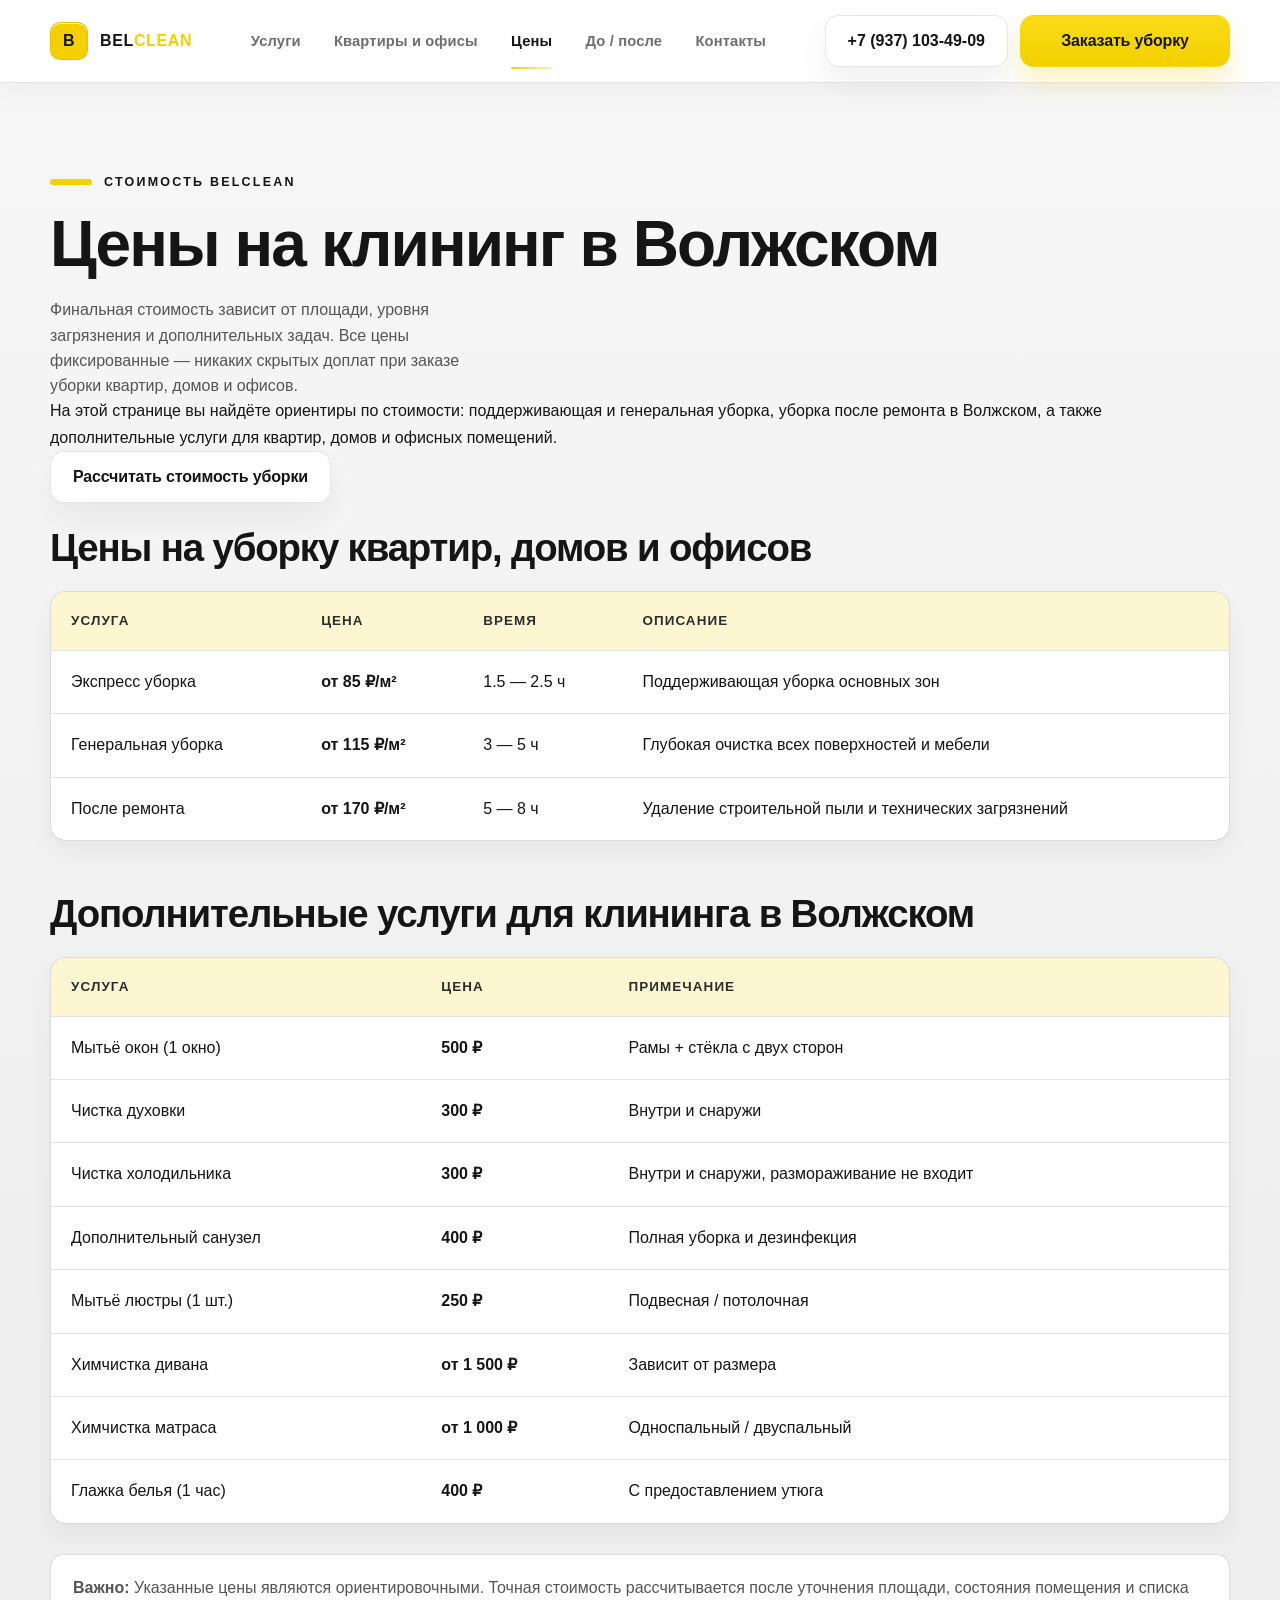
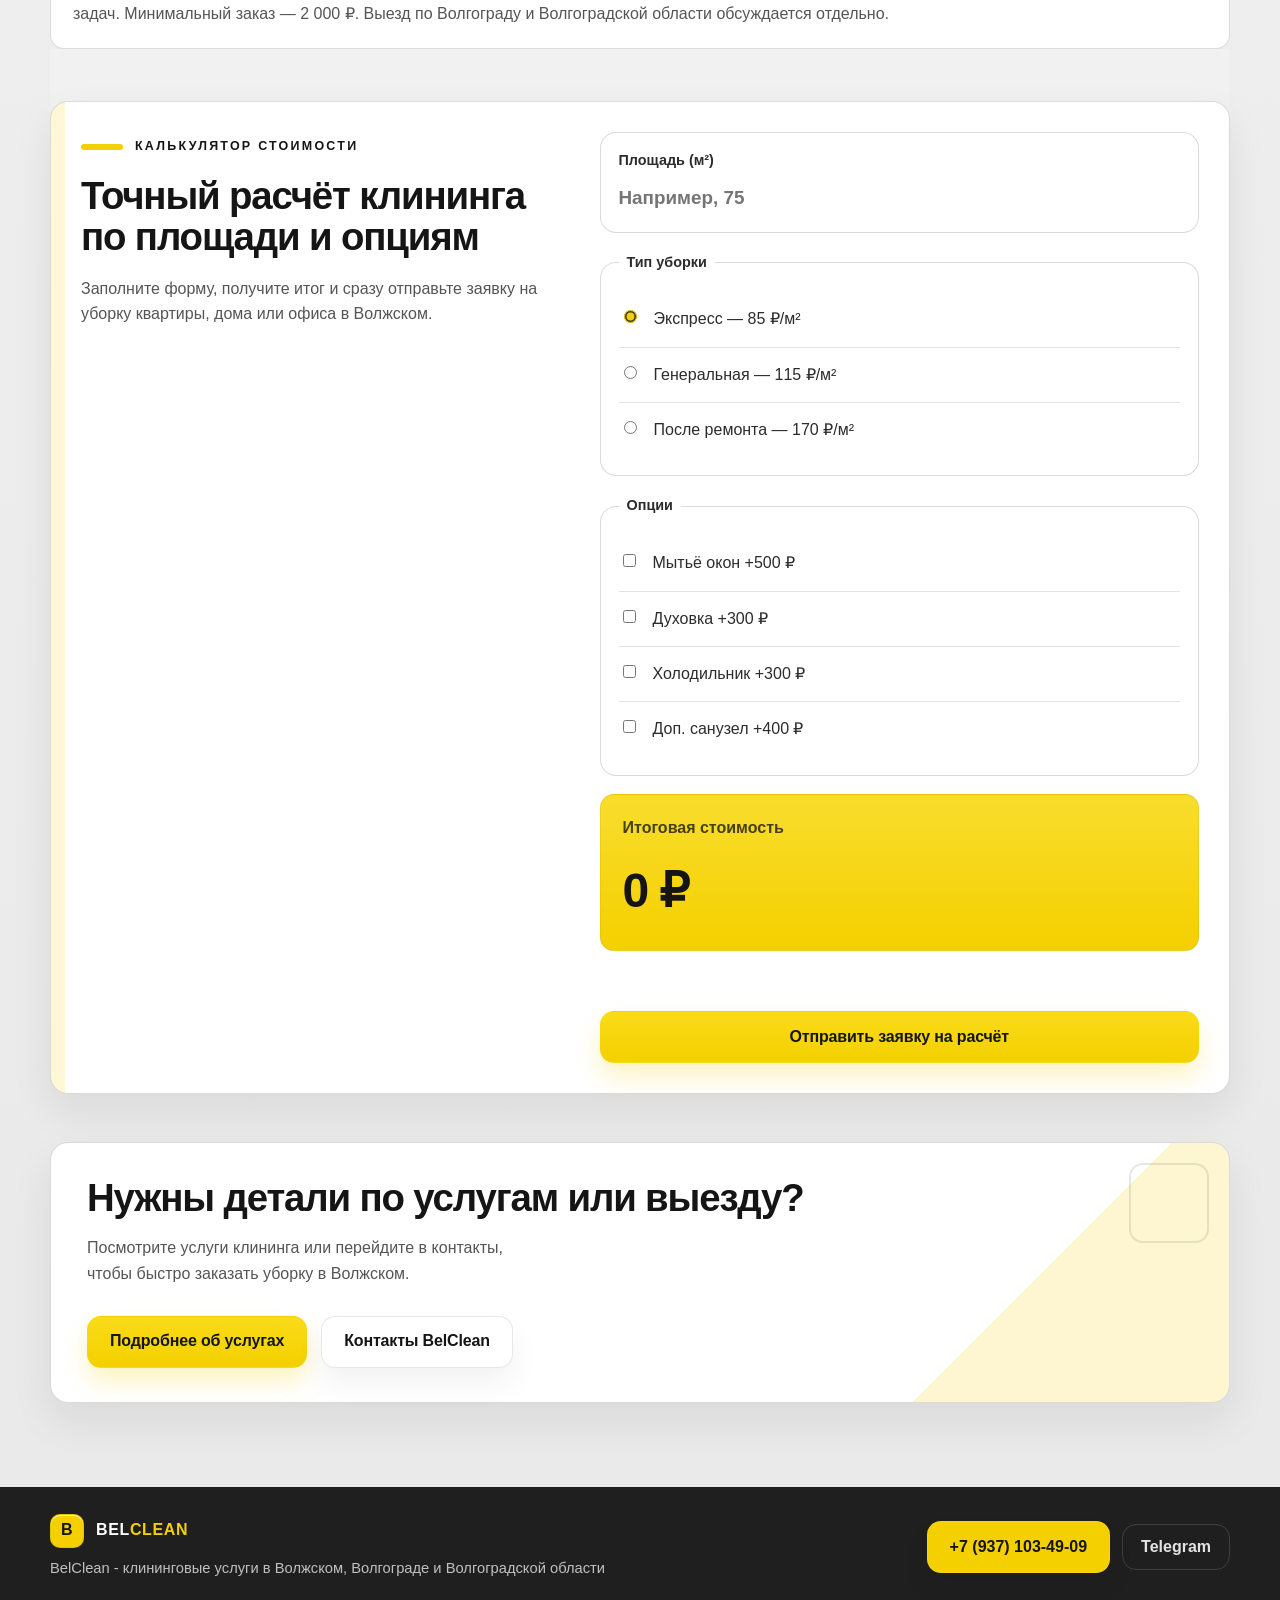
<file: prices.html>
﻿<!doctype html>
<html lang="ru">
<head>
  <meta charset="UTF-8" />
  <meta name="viewport" content="width=device-width, initial-scale=1.0" />
  <title>Цены на клининг в Волжском | Стоимость уборки — BelClean</title>
  <meta name="description" content="Цены на клининг в Волжском: уборка квартир, домов, офисов, генеральная уборка и после ремонта. Калькулятор стоимости и заявка онлайн." />
  <meta name="robots" content="index, follow" />
  <link rel="canonical" href="https://belclean.ru/prices.html" />
  <meta property="og:locale" content="ru_RU" />
  <meta property="og:type" content="website" />
  <meta property="og:site_name" content="BelClean" />
  <meta property="og:title" content="Цены на клининг в Волжском | Стоимость уборки — BelClean" />
  <meta property="og:description" content="Смотрите цены на уборку квартир, домов, офисов и помещений после ремонта в Волжском и Волгоградской области." />
  <meta property="og:url" content="https://belclean.ru/prices.html" />
  <meta property="og:image" content="https://belclean.ru/assets/img/hero-cleaning.jpg" />
  <meta name="twitter:card" content="summary_large_image" />
  <meta name="twitter:title" content="Цены на клининг в Волжском | Стоимость уборки — BelClean" />
  <meta name="twitter:description" content="Смотрите цены на уборку квартир, домов, офисов и помещений после ремонта в Волжском и Волгоградской области." />
  <meta name="twitter:image" content="https://belclean.ru/assets/img/hero-cleaning.jpg" />
  <link rel="stylesheet" href="assets/css/style.css" />
  <script type="application/ld+json">
    {
      "@context": "https://schema.org",
      "@type": "BreadcrumbList",
      "itemListElement": [
        {
          "@type": "ListItem",
          "position": 1,
          "name": "Главная",
          "item": "https://belclean.ru/"
        },
        {
          "@type": "ListItem",
          "position": 2,
          "name": "Цены",
          "item": "https://belclean.ru/prices.html"
        }
      ]
    }
  </script>
</head>
<body>
  <header class="site-header">
    <div class="container header-wrap">
      <a class="logo" href="index.html" aria-label="BelClean">
        <span class="logo-mark" aria-hidden="true">B</span>
        <span class="logo-word">
          <span class="logo-word-dark">BEL</span><span class="logo-word-accent">CLEAN</span>
        </span>
      </a>
      <button class="menu-toggle" aria-label="Открыть меню" aria-expanded="false">☰</button>
      <nav class="nav" aria-label="Основное меню">
        <a href="index.html#about" title="Услуги клининга в Волжском" aria-label="Услуги клининга в Волжском">Услуги</a>
        <a href="services.html" title="Уборка квартир и офисов в Волжском" aria-label="Уборка квартир и офисов в Волжском">Квартиры и офисы</a>
        <a href="prices.html" class="active" title="Цены на клининг в Волжском" aria-label="Цены на клининг в Волжском">Цены</a>
        <a href="index.html#cases" title="До и после уборки в Волжском" aria-label="До и после уборки в Волжском">До / после</a>
        <a href="contacts.html" title="Контакты клининговой компании BelClean" aria-label="Контакты клининговой компании BelClean">Контакты</a>
        <a class="nav-contact-link js-phone" href="#">Позвонить</a>
        <a class="nav-contact-link js-tg" href="#" target="_blank" rel="noopener">Написать в Telegram</a>
        <a class="nav-order-link" href="index.html#calc" title="Заказать уборку в Волжском" aria-label="Заказать уборку в Волжском">Заказать уборку</a>
      </nav>
      <div class="header-actions">
        <a class="phone js-phone js-phone-display" href="#">Телефон</a>
        <a class="btn btn-header" href="index.html#calc">Заказать уборку</a>
      </div>
    </div>
  </header>

  <main>
    <section class="section">
    <div class="container">
      <p class="label">Стоимость BelClean</p>
      <h1>Цены на клининг в Волжском</h1>
      <p class="lead">Финальная стоимость зависит от площади, уровня загрязнения и дополнительных задач. Все цены фиксированные — никаких скрытых доплат при заказе уборки квартир, домов и офисов.</p>
      <p>На этой странице вы найдёте ориентиры по стоимости: поддерживающая и генеральная уборка, уборка после ремонта в Волжском, а также дополнительные услуги для квартир, домов и офисных помещений.</p>
      <a class="btn btn-light" href="#calc" style="margin-bottom: 24px;">Рассчитать стоимость уборки</a>

      <h2 class="js-reveal">Цены на уборку квартир, домов и офисов</h2>
      <div class="table-wrap js-reveal">
        <table class="price-table">
          <thead>
            <tr>
              <th>Услуга</th>
              <th>Цена</th>
              <th>Время</th>
              <th>Описание</th>
            </tr>
          </thead>
          <tbody>
            <tr>
              <td>Экспресс уборка</td>
              <td><strong>от 85 ₽/м²</strong></td>
              <td>1.5 — 2.5 ч</td>
              <td>Поддерживающая уборка основных зон</td>
            </tr>
            <tr>
              <td>Генеральная уборка</td>
              <td><strong>от 115 ₽/м²</strong></td>
              <td>3 — 5 ч</td>
              <td>Глубокая очистка всех поверхностей и мебели</td>
            </tr>
            <tr>
              <td>После ремонта</td>
              <td><strong>от 170 ₽/м²</strong></td>
              <td>5 — 8 ч</td>
              <td>Удаление строительной пыли и технических загрязнений</td>
            </tr>
          </tbody>
        </table>
      </div>

      <div class="extras-section">
        <h2 class="js-reveal">Дополнительные услуги для клининга в Волжском</h2>
        <div class="table-wrap js-reveal">
          <table class="price-table">
            <thead>
              <tr>
                <th>Услуга</th>
                <th>Цена</th>
                <th>Примечание</th>
              </tr>
            </thead>
            <tbody>
              <tr>
                <td>Мытьё окон (1 окно)</td>
                <td><strong>500 ₽</strong></td>
                <td>Рамы + стёкла с двух сторон</td>
              </tr>
              <tr>
                <td>Чистка духовки</td>
                <td><strong>300 ₽</strong></td>
                <td>Внутри и снаружи</td>
              </tr>
              <tr>
                <td>Чистка холодильника</td>
                <td><strong>300 ₽</strong></td>
                <td>Внутри и снаружи, размораживание не входит</td>
              </tr>
              <tr>
                <td>Дополнительный санузел</td>
                <td><strong>400 ₽</strong></td>
                <td>Полная уборка и дезинфекция</td>
              </tr>
              <tr>
                <td>Мытьё люстры (1 шт.)</td>
                <td><strong>250 ₽</strong></td>
                <td>Подвесная / потолочная</td>
              </tr>
              <tr>
                <td>Химчистка дивана</td>
                <td><strong>от 1 500 ₽</strong></td>
                <td>Зависит от размера</td>
              </tr>
              <tr>
                <td>Химчистка матраса</td>
                <td><strong>от 1 000 ₽</strong></td>
                <td>Односпальный / двуспальный</td>
              </tr>
              <tr>
                <td>Глажка белья (1 час)</td>
                <td><strong>400 ₽</strong></td>
                <td>С предоставлением утюга</td>
              </tr>
            </tbody>
          </table>
        </div>
      </div>

      <div class="price-note js-reveal">
        <strong>Важно:</strong> Указанные цены являются ориентировочными. Точная стоимость рассчитывается после уточнения площади, состояния помещения и списка задач. Минимальный заказ — 2 000 ₽. Выезд по Волгограду и Волгоградской области обсуждается отдельно.
      </div>

      <section class="calc-section section-sm" id="calc">
        <div class="calc-shell js-reveal">
          <div>
            <p class="label">Калькулятор стоимости</p>
            <h2>Точный расчёт клининга по площади и опциям</h2>
            <p class="lead">Заполните форму, получите итог и сразу отправьте заявку на уборку квартиры, дома или офиса в Волжском.</p>
          </div>

          <form class="calc-form js-calculator js-calc" novalidate>
            <label class="calc-field">
              <span>Площадь (м²)</span>
              <input class="js-area" type="number" min="1" step="1" placeholder="Например, 75" required />
            </label>

            <fieldset class="calc-group">
              <legend>Тип уборки</legend>
              <label class="choice">
                <input type="radio" name="cleaningType" value="Экспресс уборка" data-rate="85" checked />
                <span>Экспресс — 85 ₽/м²</span>
              </label>
              <label class="choice">
                <input type="radio" name="cleaningType" value="Генеральная уборка" data-rate="115" />
                <span>Генеральная — 115 ₽/м²</span>
              </label>
              <label class="choice">
                <input type="radio" name="cleaningType" value="После ремонта" data-rate="170" />
                <span>После ремонта — 170 ₽/м²</span>
              </label>
            </fieldset>

            <fieldset class="calc-group">
              <legend>Опции</legend>
              <label class="choice">
                <input class="js-option" type="checkbox" value="500" data-label="Мытьё окон" />
                <span>Мытьё окон +500 ₽</span>
              </label>
              <label class="choice">
                <input class="js-option" type="checkbox" value="300" data-label="Духовка" />
                <span>Духовка +300 ₽</span>
              </label>
              <label class="choice">
                <input class="js-option" type="checkbox" value="300" data-label="Холодильник" />
                <span>Холодильник +300 ₽</span>
              </label>
              <label class="choice">
                <input class="js-option" type="checkbox" value="400" data-label="Доп. санузел" />
                <span>Доп. санузел +400 ₽</span>
              </label>
            </fieldset>

            <div class="calc-result">
              <p>Итоговая стоимость</p>
              <p class="calc-total js-total">0 ₽</p>
            </div>

            <p class="calc-error js-calc-error js-error" aria-live="polite"></p>

            <button class="btn js-submit" type="submit">Отправить заявку на расчёт</button>
          </form>
        </div>
      </section>

      <div class="cta-block js-reveal" style="margin-top: 48px;">
        <h2>Нужны детали по услугам или выезду?</h2>
        <p>Посмотрите <a href="services.html">услуги клининга</a> или перейдите в <a href="contacts.html">контакты</a>, чтобы быстро заказать уборку в Волжском.</p>
        <div class="cta-actions">
          <a class="btn btn-cta" href="services.html">Подробнее об услугах</a>
          <a class="btn btn-cta-light" href="contacts.html">Контакты BelClean</a>
        </div>
      </div>
    </div>
    </section>
  </main>

  <footer class="site-footer">
    <div class="container footer-wrap">
      <div class="footer-brand">
        <a class="logo footer-logo" href="index.html" aria-label="BelClean">
          <span class="logo-mark" aria-hidden="true">B</span>
          <span class="logo-word">
            <span class="logo-word-dark">BEL</span><span class="logo-word-accent">CLEAN</span>
          </span>
        </a>
        <p>BelClean - клининговые услуги в Волжском, Волгограде и Волгоградской области</p>
      </div>
      <div class="footer-links">
        <a href="services.html">Услуги клининга</a>
        <a class="phone js-phone js-phone-display" href="#">Телефон</a>
        <a class="js-tg" href="#" target="_blank" rel="noopener">Telegram</a>
        <a href="contacts.html">Контакты</a>
      </div>
    </div>
  </footer>

  <div class="messenger-widget" aria-label="Быстрые действия">
    <a class="messenger-link call" href="tel:+79371034909" aria-label="Позвонить">Позвонить</a>
    <a class="messenger-link tg js-tg" href="#" target="_blank" rel="noopener" aria-label="Telegram">Telegram</a>
    <a class="messenger-link order" href="#calc" aria-label="Оставить заявку">Оставить заявку</a>
  </div>

  <script src="assets/js/main.js"></script>
</body>
</html>
</file>
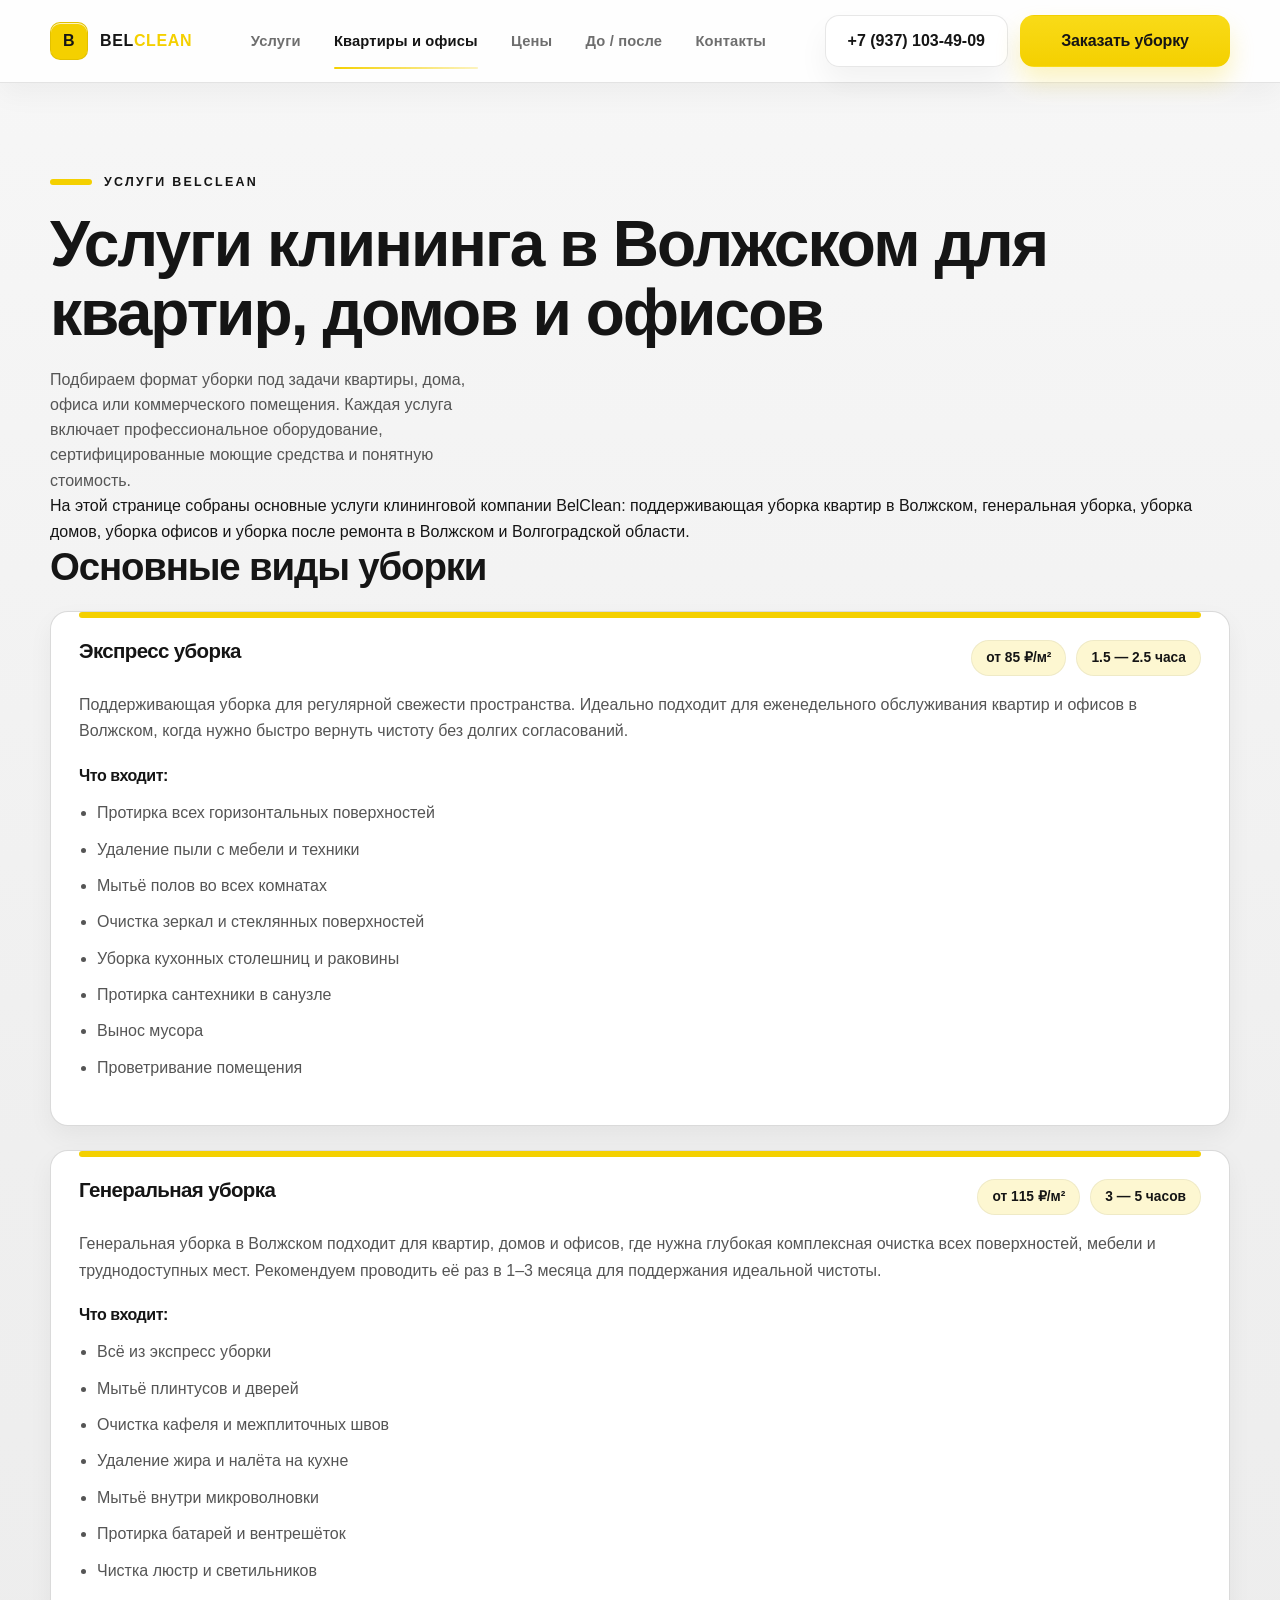
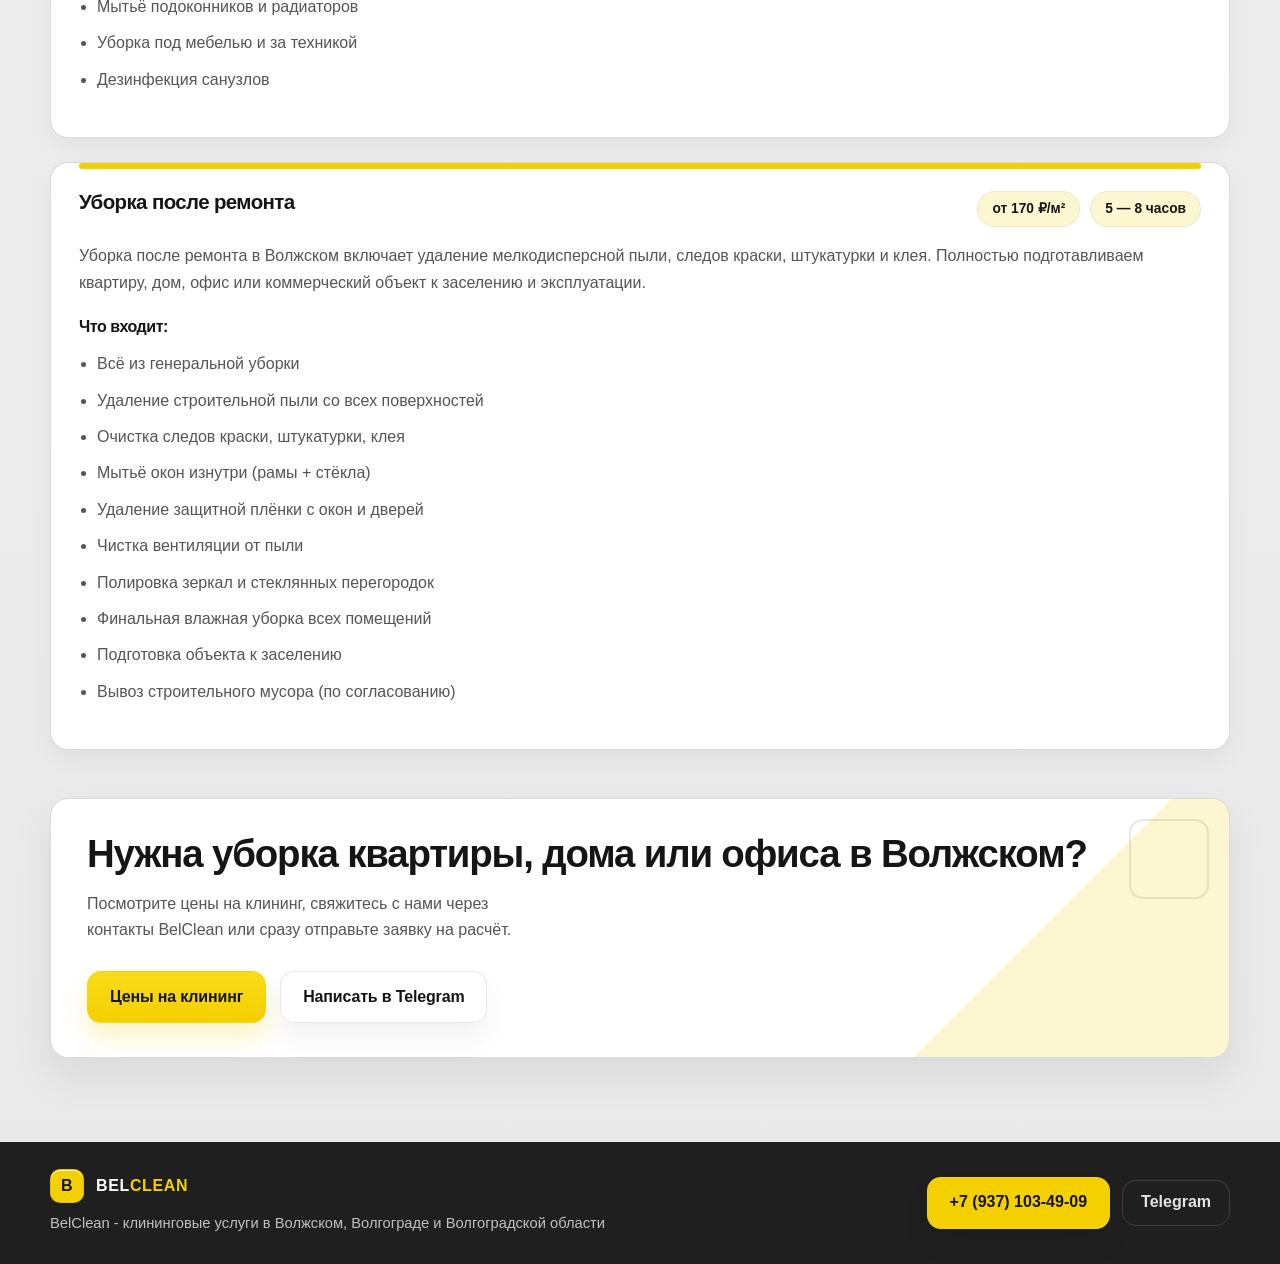
<file: services.html>
﻿<!doctype html>
<html lang="ru">
<head>
  <meta charset="UTF-8" />
  <meta name="viewport" content="width=device-width, initial-scale=1.0" />
  <title>Услуги клининга в Волжском | Квартиры, дома, офисы — BelClean</title>
  <meta name="description" content="Услуги клининга BelClean в Волжском: поддерживающая и генеральная уборка, уборка после ремонта, квартир, домов и офисов. +7 (937) 103-49-09" />
  <meta name="robots" content="index, follow" />
  <link rel="canonical" href="https://belclean.ru/services.html" />
  <meta property="og:locale" content="ru_RU" />
  <meta property="og:type" content="website" />
  <meta property="og:site_name" content="BelClean" />
  <meta property="og:title" content="Услуги клининга в Волжском | Квартиры, дома, офисы — BelClean" />
  <meta property="og:description" content="BelClean выполняет уборку квартир, домов, офисов и уборку после ремонта в Волжском и Волгоградской области." />
  <meta property="og:url" content="https://belclean.ru/services.html" />
  <meta property="og:image" content="https://belclean.ru/assets/img/hero-cleaning.jpg" />
  <meta name="twitter:card" content="summary_large_image" />
  <meta name="twitter:title" content="Услуги клининга в Волжском | Квартиры, дома, офисы — BelClean" />
  <meta name="twitter:description" content="BelClean выполняет уборку квартир, домов, офисов и уборку после ремонта в Волжском и Волгоградской области." />
  <meta name="twitter:image" content="https://belclean.ru/assets/img/hero-cleaning.jpg" />
  <link rel="stylesheet" href="assets/css/style.css" />
  <script type="application/ld+json">
    {
      "@context": "https://schema.org",
      "@type": "BreadcrumbList",
      "itemListElement": [
        {
          "@type": "ListItem",
          "position": 1,
          "name": "Главная",
          "item": "https://belclean.ru/"
        },
        {
          "@type": "ListItem",
          "position": 2,
          "name": "Услуги",
          "item": "https://belclean.ru/services.html"
        }
      ]
    }
  </script>
</head>
<body>
  <header class="site-header">
    <div class="container header-wrap">
      <a class="logo" href="index.html" aria-label="BelClean">
        <span class="logo-mark" aria-hidden="true">B</span>
        <span class="logo-word">
          <span class="logo-word-dark">BEL</span><span class="logo-word-accent">CLEAN</span>
        </span>
      </a>
      <button class="menu-toggle" aria-label="Открыть меню" aria-expanded="false">☰</button>
      <nav class="nav" aria-label="Основное меню">
        <a href="index.html#about" title="Услуги клининга в Волжском" aria-label="Услуги клининга в Волжском">Услуги</a>
        <a href="services.html" class="active" title="Уборка квартир и офисов в Волжском" aria-label="Уборка квартир и офисов в Волжском">Квартиры и офисы</a>
        <a href="prices.html" title="Цены на клининг в Волжском" aria-label="Цены на клининг в Волжском">Цены</a>
        <a href="index.html#cases" title="До и после уборки в Волжском" aria-label="До и после уборки в Волжском">До / после</a>
        <a href="contacts.html" title="Контакты клининговой компании BelClean" aria-label="Контакты клининговой компании BelClean">Контакты</a>
        <a class="nav-contact-link js-phone" href="#">Позвонить</a>
        <a class="nav-contact-link js-tg" href="#" target="_blank" rel="noopener">Написать в Telegram</a>
        <a class="nav-order-link" href="index.html#calc" title="Заказать уборку в Волжском" aria-label="Заказать уборку в Волжском">Заказать уборку</a>
      </nav>
      <div class="header-actions">
        <a class="phone js-phone js-phone-display" href="#">Телефон</a>
        <a class="btn btn-header" href="index.html#calc">Заказать уборку</a>
      </div>
    </div>
  </header>

  <main>
    <section class="section">
      <div class="container">
        <p class="label">Услуги BelClean</p>
        <h1>Услуги клининга в Волжском для квартир, домов и офисов</h1>
        <p class="lead">Подбираем формат уборки под задачи квартиры, дома, офиса или коммерческого помещения. Каждая услуга включает профессиональное оборудование, сертифицированные моющие средства и понятную стоимость.</p>
        <p>На этой странице собраны основные услуги клининговой компании BelClean: поддерживающая уборка квартир в Волжском, генеральная уборка, уборка домов, уборка офисов и уборка после ремонта в Волжском и Волгоградской области.</p>
        <h2 class="js-reveal">Основные виды уборки</h2>

        <div class="service-detail js-reveal" id="express-cleaning">
          <div class="service-detail-header">
            <h3>Экспресс уборка</h3>
            <div class="service-detail-meta">
              <span class="service-meta-tag">от 85 ₽/м²</span>
              <span class="service-meta-tag">1.5 — 2.5 часа</span>
            </div>
          </div>
          <p>Поддерживающая уборка для регулярной свежести пространства. Идеально подходит для еженедельного обслуживания квартир и офисов в Волжском, когда нужно быстро вернуть чистоту без долгих согласований.</p>
          <h4>Что входит:</h4>
          <ul class="service-includes">
            <li>Протирка всех горизонтальных поверхностей</li>
            <li>Удаление пыли с мебели и техники</li>
            <li>Мытьё полов во всех комнатах</li>
            <li>Очистка зеркал и стеклянных поверхностей</li>
            <li>Уборка кухонных столешниц и раковины</li>
            <li>Протирка сантехники в санузле</li>
            <li>Вынос мусора</li>
            <li>Проветривание помещения</li>
          </ul>
        </div>

        <div class="service-detail js-reveal" id="general-cleaning">
          <div class="service-detail-header">
            <h3>Генеральная уборка</h3>
            <div class="service-detail-meta">
              <span class="service-meta-tag">от 115 ₽/м²</span>
              <span class="service-meta-tag">3 — 5 часов</span>
            </div>
          </div>
          <p>Генеральная уборка в Волжском подходит для квартир, домов и офисов, где нужна глубокая комплексная очистка всех поверхностей, мебели и труднодоступных мест. Рекомендуем проводить её раз в 1–3 месяца для поддержания идеальной чистоты.</p>
          <h4>Что входит:</h4>
          <ul class="service-includes">
            <li>Всё из экспресс уборки</li>
            <li>Мытьё плинтусов и дверей</li>
            <li>Очистка кафеля и межплиточных швов</li>
            <li>Удаление жира и налёта на кухне</li>
            <li>Мытьё внутри микроволновки</li>
            <li>Протирка батарей и вентрешёток</li>
            <li>Чистка люстр и светильников</li>
            <li>Мытьё подоконников и радиаторов</li>
            <li>Уборка под мебелью и за техникой</li>
            <li>Дезинфекция санузлов</li>
          </ul>
        </div>

        <div class="service-detail js-reveal" id="post-renovation-cleaning">
          <div class="service-detail-header">
            <h3>Уборка после ремонта</h3>
            <div class="service-detail-meta">
              <span class="service-meta-tag">от 170 ₽/м²</span>
              <span class="service-meta-tag">5 — 8 часов</span>
            </div>
          </div>
          <p>Уборка после ремонта в Волжском включает удаление мелкодисперсной пыли, следов краски, штукатурки и клея. Полностью подготавливаем квартиру, дом, офис или коммерческий объект к заселению и эксплуатации.</p>
          <h4>Что входит:</h4>
          <ul class="service-includes">
            <li>Всё из генеральной уборки</li>
            <li>Удаление строительной пыли со всех поверхностей</li>
            <li>Очистка следов краски, штукатурки, клея</li>
            <li>Мытьё окон изнутри (рамы + стёкла)</li>
            <li>Удаление защитной плёнки с окон и дверей</li>
            <li>Чистка вентиляции от пыли</li>
            <li>Полировка зеркал и стеклянных перегородок</li>
            <li>Финальная влажная уборка всех помещений</li>
            <li>Подготовка объекта к заселению</li>
            <li>Вывоз строительного мусора (по согласованию)</li>
          </ul>
        </div>

        <div class="cta-block js-reveal" style="margin-top: 48px;">
          <h2>Нужна уборка квартиры, дома или офиса в Волжском?</h2>
          <p>Посмотрите <a href="prices.html">цены на клининг</a>, свяжитесь с нами через <a href="contacts.html">контакты BelClean</a> или сразу отправьте заявку на расчёт.</p>
          <div class="cta-actions">
            <a class="btn btn-cta" href="prices.html">Цены на клининг</a>
            <a class="btn btn-cta-light js-tg" href="#" target="_blank" rel="noopener">Написать в Telegram</a>
          </div>
        </div>
      </div>
    </section>
  </main>

  <footer class="site-footer">
    <div class="container footer-wrap">
      <div class="footer-brand">
        <a class="logo footer-logo" href="index.html" aria-label="BelClean">
          <span class="logo-mark" aria-hidden="true">B</span>
          <span class="logo-word">
            <span class="logo-word-dark">BEL</span><span class="logo-word-accent">CLEAN</span>
          </span>
        </a>
        <p>BelClean - клининговые услуги в Волжском, Волгограде и Волгоградской области</p>
      </div>
      <div class="footer-links">
        <a href="prices.html">Цены на уборку</a>
        <a class="phone js-phone js-phone-display" href="#">Телефон</a>
        <a class="js-tg" href="#" target="_blank" rel="noopener">Telegram</a>
        <a href="contacts.html">Контакты</a>
      </div>
    </div>
  </footer>

  <div class="messenger-widget" aria-label="Быстрые действия">
    <a class="messenger-link call" href="tel:+79371034909" aria-label="Позвонить">Позвонить</a>
    <a class="messenger-link tg js-tg" href="#" target="_blank" rel="noopener" aria-label="Telegram">Telegram</a>
    <a class="messenger-link order" href="index.html#calc" aria-label="Оставить заявку">Оставить заявку</a>
  </div>

  <script src="assets/js/main.js"></script>
</body>
</html>
</file>
<file: assets/css/style.css>
:root {
  --bg: #efefef;
  --bg-deep: #e3e3e3;
  --surface: #ffffff;
  --surface-soft: #f8f8f8;
  --surface-tint: #fff8c7;
  --text: #151515;
  --muted: #555555;
  --muted-strong: #2c2c2c;
  --accent: #f4d000;
  --accent-deep: #ddb900;
  --gold: #f4d000;
  --gold-deep: #c7a700;
  --border: #d9d9d9;
  --border-soft: rgba(217, 217, 217, 0.7);
  --shadow-sm: 0 10px 24px rgba(21, 21, 21, 0.05);
  --shadow: 0 18px 42px rgba(21, 21, 21, 0.08);
  --shadow-lg: 0 28px 60px rgba(21, 21, 21, 0.12);
  --radius-sm: 12px;
  --radius: 16px;
  --radius-lg: 22px;
  --container: 1180px;
}
*,
*::before,
*::after {
  box-sizing: border-box;
}
html {
  scroll-behavior: smooth;
}
body {
  margin: 0;
  font-family: "Manrope", "Segoe UI", "Helvetica Neue", Arial, sans-serif;
  color: var(--text);
  background:
    linear-gradient(180deg, #f7f7f7 0%, var(--bg) 40%, #e9e9e9 100%);
  line-height: 1.65;
  overflow-x: hidden;
}
img {
  display: block;
  max-width: 100%;
}
a {
  color: inherit;
  text-decoration: none;
}
button,
input,
select,
textarea {
  font: inherit;
}
main,
header,
footer {
  position: relative;
  z-index: 1;
}
.particles-canvas {
  position: fixed;
  inset: 0;
  width: 100%;
  height: 100%;
  pointer-events: none;
  z-index: 0;
  opacity: 0.5;
}
.container {
  width: min(var(--container), calc(100% - 32px));
  margin: 0 auto;
}
.section {
  position: relative;
  padding: 100px 0;
}
.section-sm {
  padding: 68px 0 0;
}
.hero,
.why-section,
.faq-section {
  background: transparent;
}
.about-section,
.before-after-section {
  background: rgba(255, 255, 255, 0.32);
}
.guarantee-section,
.cta-section,
.calc-section {
  background: linear-gradient(180deg, rgba(255, 255, 255, 0.18), transparent);
}
.label {
  display: inline-flex;
  align-items: center;
  gap: 12px;
  margin: 0 0 18px;
  color: var(--text);
  font-size: 0.78rem;
  font-weight: 700;
  letter-spacing: 0.18em;
  text-transform: uppercase;
}
.label::before {
  content: "";
  width: 42px;
  height: 6px;
  border-radius: 999px;
  background: var(--accent);
}
h1,
h2,
h3,
h4 {
  margin: 0;
  letter-spacing: -0.03em;
  line-height: 1.08;
}
h1 {
  font-size: clamp(2.8rem, 5vw, 5rem);
  font-weight: 800;
}
h2 {
  font-size: clamp(2rem, 3vw, 3.4rem);
  font-weight: 800;
}
h3 {
  font-size: 1.28rem;
  font-weight: 750;
}
p {
  margin: 0;
}
.lead {
  margin-top: 18px;
  color: var(--muted);
  font-size: 1.06rem;
  max-width: 62ch;
}
.section-lead {
  max-width: 56ch;
}
.phone {
  display: inline-flex;
  align-items: center;
  justify-content: center;
  min-height: 48px;
  padding: 0 18px;
  border: 1px solid var(--border);
  border-radius: 12px;
  background: #fff;
  color: var(--text);
  font-weight: 700;
  white-space: nowrap;
  transition: border-color 0.2s ease, transform 0.2s ease, background 0.2s ease;
}
.phone:hover {
  border-color: rgba(244, 208, 0, 0.9);
  background: #fffbe0;
  transform: translateY(-1px);
}
.btn {
  display: inline-flex;
  align-items: center;
  justify-content: center;
  gap: 10px;
  min-height: 52px;
  padding: 0 24px;
  border: 1px solid transparent;
  border-radius: 12px;
  background: linear-gradient(180deg, #f9db18, var(--accent));
  color: var(--text);
  font-weight: 700;
  letter-spacing: -0.01em;
  cursor: pointer;
  box-shadow: 0 14px 24px rgba(244, 208, 0, 0.24);
  transition: transform 0.25s ease, box-shadow 0.25s ease, background 0.25s ease, border-color 0.25s ease, color 0.25s ease;
}
.btn:hover {
  transform: translateY(-2px);
  box-shadow: 0 18px 28px rgba(244, 208, 0, 0.3);
}
.btn-light,
.btn-cta-light {
  background: #fff;
  border-color: var(--border);
  color: var(--text);
  box-shadow: none;
}
.btn-light:hover,
.btn-cta-light:hover {
  border-color: rgba(244, 208, 0, 0.95);
  color: var(--text);
  background: #fffbe3;
  box-shadow: 0 12px 22px rgba(21, 21, 21, 0.08);
}
.btn-telegram {
  border-color: rgba(33, 158, 217, 0.25);
}
.btn-telegram:hover {
  border-color: rgba(33, 158, 217, 0.55);
  background: rgba(33, 158, 217, 0.08);
}
.btn-header {
  min-height: 48px;
  padding-inline: 22px;
}
.btn-cta {
  background: linear-gradient(180deg, #f9db18, var(--accent));
  color: var(--text);
  box-shadow: 0 14px 24px rgba(244, 208, 0, 0.24);
}
.btn-cta:hover {
  box-shadow: 0 18px 28px rgba(244, 208, 0, 0.3);
}
.site-header {
  position: sticky;
  top: 0;
  z-index: 30;
  background: rgba(255, 255, 255, 0.92);
  border-bottom: 1px solid rgba(217, 217, 217, 0.95);
  backdrop-filter: blur(18px);
  -webkit-backdrop-filter: blur(18px);
}
.header-wrap {
  position: relative;
  display: flex;
  align-items: center;
  justify-content: space-between;
  gap: 18px;
  min-height: 88px;
}
.logo {
  display: inline-flex;
  align-items: center;
  gap: 12px;
  font-weight: 800;
  letter-spacing: 0.04em;
  flex-shrink: 0;
}
.logo-mark {
  display: grid;
  place-items: center;
  width: 38px;
  height: 38px;
  border-radius: 10px;
  background: var(--accent);
  border: 1px solid rgba(21, 21, 21, 0.08);
  color: var(--text);
  font-size: 1rem;
  font-weight: 800;
  box-shadow: inset 0 1px 0 rgba(255, 255, 255, 0.75);
}
.logo-word {
  display: inline-flex;
  align-items: baseline;
  font-size: 1rem;
}
.logo-word-dark {
  color: var(--text);
}
.logo-word-accent {
  color: var(--accent);
}
.nav {
  display: flex;
  align-items: center;
  justify-content: center;
  flex: 1 1 auto;
  min-width: 0;
  gap: 32px;
}
.nav-contact-link {
  display: none;
}
.nav-order-link {
  display: none;
}
.nav a {
  position: relative;
  color: var(--muted);
  font-size: 0.92rem;
  font-weight: 700;
  padding: 8px 0;
  white-space: nowrap;
  transition: color 0.2s ease;
}
.nav a::after {
  content: "";
  position: absolute;
  left: 0;
  bottom: -8px;
  width: 100%;
  height: 2px;
  border-radius: 999px;
  background: var(--accent);
  transform: scaleX(0);
  transform-origin: left;
  transition: transform 0.24s ease;
}
.nav a:hover,
.nav a.active {
  color: var(--text);
}
.nav a:hover::after,
.nav a.active::after {
  transform: scaleX(1);
}
.header-actions {
  display: flex;
  align-items: center;
  gap: 12px;
  flex-shrink: 0;
}
.menu-toggle {
  display: none;
  align-items: center;
  justify-content: center;
  width: 48px;
  height: 48px;
  border: 1px solid var(--border);
  border-radius: 12px;
  background: #fff;
  color: var(--text);
  cursor: pointer;
}
@media (max-width: 1240px) {
  .nav {
    gap: 24px;
  }
  .nav a {
    font-size: 0.88rem;
  }
  .header-actions {
    gap: 10px;
  }
  .phone,
  .btn-header {
    padding-inline: 16px;
  }
}
@media (max-width: 1080px) {
  .header-wrap {
    min-height: 76px;
  }
  .menu-toggle {
    display: inline-flex;
  }
  .nav {
    display: flex;
    position: absolute;
    top: calc(100% + 10px);
    left: 0;
    right: 0;
    flex-direction: column;
    align-items: flex-start;
    justify-content: flex-start;
    gap: 10px;
    padding: 20px;
    border: 1px solid rgba(217, 217, 217, 0.96);
    border-radius: 14px;
    background: rgba(255, 255, 255, 0.96);
    box-shadow: var(--shadow);
    opacity: 0;
    visibility: hidden;
    pointer-events: none;
    transform: translateY(-8px);
    transition: opacity 0.2s ease, transform 0.2s ease, visibility 0.2s ease;
    z-index: 35;
  }
  .nav.open {
    opacity: 1;
    visibility: visible;
    pointer-events: auto;
    transform: translateY(0);
  }
  .nav a {
    width: 100%;
    padding: 10px 0;
    font-size: 0.96rem;
  }
  .nav-contact-link,
  .nav-order-link {
    display: inline-flex;
    align-items: center;
    justify-content: center;
    min-height: 50px;
    padding: 0 18px;
    border: 1px solid rgba(217, 217, 217, 0.96);
    border-radius: 12px;
    background: #f9f9f9;
    color: var(--text);
  }
  .nav-contact-link.js-tg {
    background: rgba(33, 158, 217, 0.08);
    border-color: rgba(33, 158, 217, 0.24);
    color: #1f91cb;
  }
  .nav-order-link {
    background: linear-gradient(180deg, #f9db18, var(--accent));
    border-color: transparent;
    color: var(--text);
    box-shadow: 0 14px 24px rgba(244, 208, 0, 0.24);
  }
  .header-actions {
    display: none;
  }
  .nav a::after {
    bottom: -4px;
  }
}
.parallax-wrapper {
  position: relative;
  overflow: hidden;
  isolation: isolate;
}
.parallax-bg {
  position: absolute;
  inset: -10% -12%;
  z-index: -3;
  will-change: transform;
}
.hero-bg {
  background:
    linear-gradient(135deg, rgba(244, 208, 0, 0.18) 0 24%, transparent 24% 100%),
    linear-gradient(315deg, rgba(244, 208, 0, 0.12) 0 18%, transparent 18% 100%),
    linear-gradient(180deg, #f6f6f6, #ececec);
}
.about-bg {
  background:
    linear-gradient(180deg, rgba(255, 255, 255, 0.42), rgba(239, 239, 239, 0.72));
}
.content-layer {
  position: relative;
  z-index: 1;
}
.parallax-decor,
.parallax-shapes {
  position: absolute;
  inset: 0;
  z-index: -2;
  pointer-events: none;
}
.parallax-blob {
  position: absolute;
  border-radius: 20px;
  filter: blur(0);
  will-change: transform;
}
.decor-a {
  top: 3%;
  right: -90px;
  width: 240px;
  height: 240px;
  background: rgba(244, 208, 0, 0.2);
}
.decor-b {
  top: 28%;
  left: -90px;
  width: 180px;
  height: 180px;
  background: rgba(255, 255, 255, 0.95);
}
.decor-c {
  bottom: -140px;
  left: 42%;
  width: 280px;
  height: 280px;
  background: rgba(21, 21, 21, 0.05);
}
.decor-d {
  top: 0;
  right: -60px;
  width: 180px;
  height: 180px;
  background: rgba(244, 208, 0, 0.18);
}
.decor-e {
  bottom: -140px;
  left: -90px;
  width: 220px;
  height: 220px;
  background: rgba(21, 21, 21, 0.05);
}
.shape {
  position: absolute;
  border-radius: 10px;
  border: 2px solid rgba(244, 208, 0, 0.55);
}
.shape-ring {
  top: 18%;
  left: 54%;
  width: 180px;
  height: 180px;
}
.shape-dot {
  top: 14%;
  left: 60%;
  width: 14px;
  height: 14px;
  background: rgba(244, 208, 0, 0.9);
  border: 0;
}
.shape-ring-sm {
  top: 58%;
  left: 12%;
  width: 76px;
  height: 76px;
  border-color: rgba(21, 21, 21, 0.18);
}
.hero {
  padding: 64px 0 118px;
}
.hero-grid {
  display: grid;
  grid-template-columns: minmax(0, 1.1fr) minmax(420px, 0.9fr);
  align-items: center;
  gap: 56px;
}
.hero-copy,
.hero-content {
  position: relative;
  z-index: 2;
  max-width: 680px;
  min-width: 0;
}
.hero-copy .label,
.hero-content .label {
  margin-bottom: 20px;
  font-size: 0.75rem;
  letter-spacing: 0.14em;
}
.hero-copy h1,
.hero-content h1 {
  max-width: 720px;
  font-size: clamp(3rem, 6vw, 5.2rem);
  line-height: 0.95;
}
.hero .lead {
  max-width: 620px;
  margin-top: 24px;
  font-size: 1.08rem;
  line-height: 1.72;
}
.hero-actions {
  display: flex;
  flex-wrap: wrap;
  gap: 16px;
  margin-top: 36px;
}
.hero-actions .btn,
.hero-actions .btn-light {
  min-width: 220px;
  min-height: 56px;
}
.hero-availability {
  display: flex;
  flex-wrap: wrap;
  align-items: center;
  gap: 14px;
  margin-top: 16px;
  color: var(--muted);
  font-size: 0.94rem;
}
.hero-availability-links {
  display: flex;
  align-items: center;
  gap: 10px;
}
.hero-availability-link {
  display: inline-flex;
  align-items: center;
  justify-content: center;
  min-width: 42px;
  min-height: 32px;
  padding: 0 12px;
  border-radius: 999px;
  background: rgba(20, 169, 92, 0.12);
  color: #129654;
  font-size: 0.82rem;
  font-weight: 800;
}
.hero-availability-link.is-phone {
  background: rgba(244, 208, 0, 0.22);
  color: var(--text);
}
.hero-availability-link.is-tg {
  background: rgba(33, 158, 217, 0.12);
  color: #1f91cb;
}
.hero-lead-form {
  display: grid;
  gap: 12px;
  margin-top: 24px;
  padding: 18px;
  max-width: 560px;
  border-radius: 18px;
  border: 1px solid rgba(217, 217, 217, 0.92);
  background: rgba(255, 255, 255, 0.92);
  box-shadow: var(--shadow-sm);
  backdrop-filter: blur(8px);
}
.hero-lead-grid {
  display: grid;
  grid-template-columns: repeat(2, minmax(0, 1fr));
  gap: 12px;
}
.hero-lead-field {
  display: grid;
  gap: 8px;
}
.hero-lead-field span {
  color: var(--muted-strong);
  font-size: 0.82rem;
  font-weight: 700;
}
.hero-lead-field input {
  width: 100%;
  min-height: 52px;
  padding: 14px 15px;
  border: 1px solid rgba(217, 217, 217, 0.96);
  border-radius: 12px;
  background: #ffffff;
  color: var(--text);
  font: inherit;
  transition: border-color 0.2s ease, box-shadow 0.2s ease;
}
.hero-lead-field input:focus {
  outline: none;
  border-color: rgba(244, 208, 0, 0.96);
  box-shadow: 0 0 0 4px rgba(244, 208, 0, 0.12);
}
.hero-lead-field.is-invalid input {
  border-color: rgba(182, 80, 80, 0.8);
  box-shadow: 0 0 0 4px rgba(182, 80, 80, 0.08);
}
.hero-lead-error,
.hero-lead-success,
.hero-lead-note {
  margin: 0;
  font-size: 0.9rem;
}
.hero-lead-error {
  min-height: 20px;
  color: #b65050;
}
.hero-lead-success {
  color: #166534;
}
.hero-lead-note {
  color: var(--muted);
}
.contact-direct {
  display: grid;
  gap: 12px;
}
.contact-direct p {
  color: var(--muted);
  font-size: 0.92rem;
}
.contact-direct-compact {
  margin-top: -2px;
}
.contact-direct-buttons {
  margin-top: 0;
  gap: 12px;
}
.contact-direct-buttons .messenger-btn {
  min-height: 48px;
  padding: 0 18px;
  border-radius: 12px;
  font-size: 0.94rem;
}
.hero-lead-submit {
  width: 100%;
  min-height: 54px;
}
.form-honeypot {
  position: absolute;
  left: -9999px;
  width: 1px;
  height: 1px;
  overflow: hidden;
  opacity: 0;
  pointer-events: none;
}
.hero-points {
  display: flex;
  flex-wrap: wrap;
  gap: 12px;
  margin-top: 30px;
}
.hero-point {
  display: flex;
  gap: 10px;
  align-items: center;
  padding: 12px 16px;
  border: 1px solid rgba(217, 217, 217, 0.95);
  border-radius: 999px;
  background: rgba(255, 255, 255, 0.92);
  box-shadow: 0 10px 20px rgba(21, 21, 21, 0.04);
  position: relative;
}
.hero-point::before {
  display: none;
}
.hero-point-icon {
  display: grid;
  place-items: center;
  width: 24px;
  height: 24px;
  border-radius: 50%;
  background: rgba(244, 208, 0, 0.22);
  color: var(--text);
  font-size: 0.82rem;
  font-weight: 800;
  flex-shrink: 0;
}
.hero-point strong {
  display: block;
  margin-bottom: 0;
  font-size: 0.96rem;
}
.hero-point p {
  display: none;
}
.hero-visual,
.hero-image {
  position: relative;
  z-index: 1;
  min-width: 0;
  width: 100%;
  max-width: 560px;
  justify-self: end;
}
.hero-photo-frame {
  position: relative;
  width: 100%;
  max-width: 560px;
  margin-left: 0;
  aspect-ratio: 0.92;
  padding: 0;
  border-radius: 30px;
  background: linear-gradient(180deg, rgba(255, 255, 255, 0.96), rgba(248, 248, 248, 0.92));
  border: 1px solid rgba(217, 217, 217, 0.96);
  box-shadow: 0 24px 54px rgba(21, 21, 21, 0.12);
  overflow: hidden;
}
.hero-photo-frame::before {
  content: none;
}
.hero-photo-frame::after {
  content: none;
}
.hero-image::before,
.hero-visual::before {
  content: "";
  position: absolute;
  width: 168px;
  height: 168px;
  background: #f4d000;
  top: -22px;
  right: -22px;
  border-radius: 28px;
  z-index: 0;
  box-shadow: 0 16px 30px rgba(244, 208, 0, 0.24);
}
.hero-image::after,
.hero-visual::after {
  content: "";
  position: absolute;
  left: 28px;
  bottom: -24px;
  width: 148px;
  height: 148px;
  border: 2px solid rgba(21, 21, 21, 0.08);
  border-radius: 28px;
  z-index: 0;
}
.hero-image img,
.hero-photo {
  width: 100%;
  height: auto;
  object-fit: cover;
  border-radius: 30px;
  box-shadow: 0 20px 40px rgba(0, 0, 0, 0.08);
  position: relative;
  z-index: 1;
  display: block;
}
.hero-floating-card {
  position: absolute;
  left: 24px;
  bottom: 24px;
  max-width: 360px;
  width: calc(100% - 48px);
  padding: 22px;
  border: 1px solid rgba(217, 217, 217, 0.95);
  border-radius: 22px;
  background: rgba(255, 255, 255, 0.94);
  box-shadow: 0 18px 36px rgba(21, 21, 21, 0.14);
  backdrop-filter: blur(10px);
  -webkit-backdrop-filter: blur(10px);
  z-index: 2;
}
.hero-floating-kicker {
  margin-bottom: 10px;
  color: var(--muted-strong);
  font-size: 0.72rem;
  font-weight: 800;
  letter-spacing: 0.15em;
  text-transform: uppercase;
}
.hero-floating-card h2 {
  font-size: 1.48rem;
  line-height: 1.05;
}
.hero-floating-card p {
  margin-top: 12px;
  color: var(--muted);
  font-size: 0.93rem;
  line-height: 1.65;
}
.hero-metrics {
  display: grid;
  grid-template-columns: repeat(2, minmax(0, 1fr));
  gap: 12px;
  margin-top: 18px;
}
.hero-metric {
  padding: 14px;
  border-radius: 16px;
  background: #f7f7f7;
  border: 1px solid rgba(217, 217, 217, 0.9);
}
.hero-metric strong {
  display: block;
  font-size: 1.06rem;
}
.hero-metric span {
  display: block;
  margin-top: 4px;
  color: var(--muted);
  font-size: 0.82rem;
}
@media (max-width: 1100px) {
  .hero-grid {
    grid-template-columns: 1fr 1fr;
    gap: 32px;
  }
  .hero-copy h1,
  .hero-content h1 {
    font-size: clamp(48px, 7vw, 86px);
  }
  .hero-visual,
  .hero-image {
    max-width: 100%;
  }
  .hero-photo-frame {
    max-width: 100%;
  }
}
.cards,
.why-grid,
.ba-grid,
.contact-grid,
.convenience-grid {
  display: grid;
  grid-template-columns: repeat(3, minmax(0, 1fr));
  gap: 24px;
  margin-top: 34px;
}
.card,
.why-card,
.ba-card,
.convenience-card {
  position: relative;
  padding: 28px;
  border: 1px solid rgba(217, 217, 217, 0.95);
  border-radius: 16px;
  background: #ffffff;
  box-shadow: var(--shadow-sm);
  transition: transform 0.26s ease, box-shadow 0.26s ease, border-color 0.26s ease;
}
.card:hover,
.why-card:hover,
.ba-card:hover,
.convenience-card:hover,
.service-detail:hover,
.stat-card:hover {
  transform: translateY(-4px);
  box-shadow: var(--shadow);
  border-color: rgba(244, 208, 0, 0.95);
}
.card p,
.why-card p,
.convenience-card p {
  margin-top: 14px;
  color: var(--muted);
}
.service-card {
  display: flex;
  flex-direction: column;
  gap: 18px;
  height: 100%;
}
.service-card > p {
  margin-top: 0;
  flex: 1 1 auto;
}
.service-card-media {
  display: grid;
  place-items: center;
  width: 72px;
  height: 72px;
  border-radius: 12px;
  background: var(--accent);
  border: 1px solid rgba(21, 21, 21, 0.06);
}
.service-icon {
  width: 42px;
  height: 42px;
  object-fit: contain;
}
.service-card-footer {
  display: flex;
  justify-content: space-between;
  align-items: flex-end;
  flex-wrap: nowrap;
  gap: 16px;
  margin-top: auto;
  padding-top: 10px;
}
.price {
  margin: 0;
  color: var(--text);
  font-size: 1.1rem;
  font-weight: 800;
  line-height: 1.1;
  letter-spacing: -0.01em;
  white-space: nowrap;
  flex-shrink: 0;
}
.service-link {
  display: inline-block;
  color: var(--text);
  font-weight: 700;
  line-height: 1.3;
  text-align: right;
  max-width: 55%;
}
.service-link:hover {
  color: var(--gold-deep);
}
.company-stats-section {
  padding-top: 52px;
}
.company-shell {
  display: grid;
  grid-template-columns: minmax(0, 0.96fr) minmax(0, 1.04fr);
  gap: 30px;
  align-items: center;
  padding: 38px;
  border: 1px solid rgba(217, 217, 217, 0.96);
  border-radius: 18px;
  background:
    linear-gradient(90deg, rgba(244, 208, 0, 0.16) 0 16px, transparent 16px 100%),
    #ffffff;
  box-shadow: var(--shadow);
}
.company-notes {
  display: grid;
  gap: 12px;
  margin-top: 28px;
}
.company-note {
  padding: 14px 18px;
  border-radius: 12px;
  background: #f7f7f7;
  border: 1px solid rgba(217, 217, 217, 0.92);
  color: var(--muted-strong);
}
.stats-grid {
  display: grid;
  grid-template-columns: repeat(2, minmax(0, 1fr));
  gap: 18px;
}
.stat-card {
  padding: 28px;
  border-radius: 14px;
  border: 1px solid rgba(217, 217, 217, 0.95);
  background: #fff;
  box-shadow: var(--shadow-sm);
  transition: transform 0.26s ease, box-shadow 0.26s ease, border-color 0.26s ease;
  position: relative;
}
.stat-card::before {
  content: "";
  position: absolute;
  left: 0;
  top: 0;
  width: 100%;
  height: 6px;
  background: var(--accent);
}
.stat-number {
  display: block;
  font-size: clamp(2rem, 3vw, 3.2rem);
  font-weight: 800;
  color: var(--text);
}
.stat-label {
  display: block;
  margin-top: 10px;
  color: var(--muted);
}
.why-section {
  padding-top: 52px;
}
.why-grid {
  grid-template-columns: repeat(3, minmax(0, 1fr));
}
.why-card {
  min-height: 100%;
}
.why-icon {
  display: inline-grid;
  place-items: center;
  width: 58px;
  height: 58px;
  margin-bottom: 20px;
  border-radius: 12px;
  background: var(--accent);
  color: var(--text);
}
.arsenal-shell {
  padding-top: 40px;
}
.arsenal-grid {
  display: grid;
  grid-template-columns: minmax(0, 0.9fr) minmax(0, 1.1fr);
  gap: 34px;
  align-items: center;
}
.arsenal-image {
  position: relative;
  padding: 24px;
  border-radius: 18px;
  background: #ffffff;
  border: 1px solid rgba(217, 217, 217, 0.96);
  box-shadow: var(--shadow);
}
.arsenal-image::before {
  content: "";
  position: absolute;
  left: -16px;
  bottom: -16px;
  width: 120px;
  height: 120px;
  background: var(--accent);
  border-radius: 16px;
  z-index: -1;
}
.arsenal-image img {
  width: 100%;
  border-radius: 12px;
  object-fit: cover;
}
.arsenal-text {
  padding: 14px 0;
}
.arsenal-text p:not(.label) {
  margin-top: 18px;
  color: var(--muted);
}
.arsenal-list {
  display: grid;
  gap: 14px;
  margin-top: 28px;
  padding: 0;
  list-style: none;
}
.arsenal-list li {
  position: relative;
  padding-left: 30px;
  color: var(--muted-strong);
  font-weight: 600;
}
.arsenal-list li::before {
  content: "";
  position: absolute;
  left: 0;
  top: 10px;
  width: 12px;
  height: 12px;
  border-radius: 3px;
  background: var(--accent);
}
.steps-section,
.before-after-section {
  overflow: hidden;
}
.section-blob-wrap {
  position: absolute;
  inset: 0;
  z-index: -1;
  pointer-events: none;
}
.section-blob {
  position: absolute;
  border-radius: 50%;
  filter: blur(10px);
}
.section-blob-1 {
  top: 0;
  left: -140px;
  width: 320px;
  height: 320px;
  background: radial-gradient(circle, rgba(244, 208, 0, 0.18), transparent 72%);
}
.section-blob-2 {
  right: -110px;
  bottom: 40px;
  width: 300px;
  height: 300px;
  background: radial-gradient(circle, rgba(21, 21, 21, 0.08), transparent 72%);
}
.steps-timeline {
  display: grid;
  grid-template-columns: repeat(5, minmax(0, 1fr));
  gap: 18px;
  margin-top: 34px;
}
.step-item {
  padding: 24px;
  border-radius: 16px;
  background: #ffffff;
  border: 1px solid rgba(217, 217, 217, 0.95);
  box-shadow: var(--shadow-sm);
}
.step-number {
  display: grid;
  place-items: center;
  width: 50px;
  height: 50px;
  margin-bottom: 18px;
  border-radius: 12px;
  background: var(--accent);
  color: var(--text);
  font-weight: 800;
}
.step-content p {
  margin-top: 12px;
  color: var(--muted);
}
.accordion {
  display: grid;
  gap: 16px;
  margin-top: 30px;
}
.accordion-item {
  overflow: hidden;
  border: 1px solid rgba(217, 217, 217, 0.94);
  border-radius: 14px;
  background: #ffffff;
  box-shadow: var(--shadow-sm);
}
.accordion-trigger {
  width: 100%;
  display: flex;
  align-items: center;
  justify-content: space-between;
  gap: 20px;
  padding: 24px 28px;
  border: 0;
  background: transparent;
  text-align: left;
  color: var(--text);
  cursor: pointer;
}
.accordion-trigger span {
  font-size: 1.05rem;
  font-weight: 750;
}
.accordion-trigger:hover {
  background: rgba(244, 208, 0, 0.08);
}
.accordion-arrow {
  flex-shrink: 0;
  width: 34px;
  height: 34px;
  padding: 8px;
  border-radius: 10px;
  background: #f5f5f5;
  color: var(--text);
  transition: transform 0.26s ease, background 0.26s ease, color 0.26s ease;
}
.accordion-trigger[aria-expanded="true"] .accordion-arrow {
  transform: rotate(180deg);
  background: var(--accent);
  color: var(--text);
}
.accordion-panel {
  padding: 0 28px 26px;
  color: var(--muted);
  animation: accordionOpen 0.28s ease;
}
.accordion-panel ul {
  display: grid;
  gap: 10px;
  padding-left: 18px;
}
.accordion-panel li,
.accordion-panel p {
  color: var(--muted);
}
.guarantee-section {
  padding-top: 52px;
}
.guarantee-block {
  position: relative;
  display: grid;
  grid-template-columns: 92px minmax(0, 1fr);
  gap: 28px;
  padding: 38px;
  border-radius: 18px;
  border: 1px solid rgba(217, 217, 217, 0.96);
  background: #ffffff;
  box-shadow: var(--shadow);
}
.guarantee-block::before {
  content: "";
  position: absolute;
  top: 0;
  left: 0;
  right: 0;
  height: 8px;
  border-radius: 0;
  background: var(--accent);
}
.guarantee-icon {
  display: grid;
  place-items: center;
  width: 88px;
  height: 88px;
  border-radius: 16px;
  background: var(--accent);
  color: var(--text);
}
.guarantee-text p {
  margin-top: 16px;
  color: var(--muted);
}
.guarantee-features {
  display: grid;
  grid-template-columns: repeat(2, minmax(0, 1fr));
  gap: 16px;
  margin-top: 26px;
}
.guarantee-feature {
  display: flex;
  gap: 12px;
  align-items: flex-start;
  padding: 16px 18px;
  border-radius: 12px;
  background: #f7f7f7;
  border: 1px solid rgba(217, 217, 217, 0.88);
}
.guarantee-feature svg {
  margin-top: 2px;
  color: var(--text);
  flex-shrink: 0;
}
.before-after-section .lead {
  max-width: 42ch;
}
.ba-card h3 {
  margin-bottom: 8px;
}
.ba-note {
  color: var(--muted);
}
.ba-slider {
  --position: 50%;
  position: relative;
  margin-top: 18px;
  aspect-ratio: 1 / 1;
  overflow: hidden;
  border-radius: 12px;
  background: #d9ddd9;
}
.ba-image,
.ba-image-base {
  width: 100%;
  height: 100%;
  object-fit: cover;
}
.ba-overlay {
  position: absolute;
  inset: 0;
  clip-path: inset(0 calc(100% - var(--position)) 0 0);
}
.ba-overlay .ba-image {
  position: absolute;
  inset: 0;
}
.ba-divider {
  position: absolute;
  top: 0;
  bottom: 0;
  left: var(--position);
  width: 2px;
  background: rgba(255, 255, 255, 0.92);
  transform: translateX(-50%);
  box-shadow: 0 0 0 1px rgba(31, 35, 40, 0.08);
}
.ba-divider::before {
  content: "";
  position: absolute;
  left: 50%;
  top: 50%;
  width: 26px;
  height: 26px;
  border-radius: 50%;
  background: #ffffff;
  border: 1px solid rgba(31, 35, 40, 0.12);
  transform: translate(-50%, -50%);
  box-shadow: 0 10px 18px rgba(31, 35, 40, 0.18);
}
.ba-badge {
  position: absolute;
  top: 18px;
  z-index: 2;
  padding: 8px 12px;
  border-radius: 999px;
  background: rgba(255, 255, 255, 0.9);
  color: var(--text);
  font-size: 0.76rem;
  font-weight: 800;
  letter-spacing: 0.08em;
}
.ba-badge-left {
  left: 18px;
}
.ba-badge-right {
  right: 18px;
}
.ba-tags {
  position: absolute;
  left: 18px;
  bottom: 58px;
  display: flex;
  flex-wrap: wrap;
  gap: 8px;
  z-index: 2;
}
.ba-tag {
  padding: 7px 10px;
  border-radius: 999px;
  background: var(--accent);
  color: var(--text);
  font-size: 0.76rem;
  font-weight: 700;
}
.ba-range {
  position: absolute;
  left: 18px;
  right: 18px;
  bottom: 16px;
  z-index: 2;
  width: calc(100% - 36px);
  background: transparent;
  accent-color: var(--accent);
}
.ba-range::-webkit-slider-thumb {
  -webkit-appearance: none;
  appearance: none;
  width: 22px;
  height: 22px;
  border-radius: 50%;
  background: #fff;
  border: 1px solid rgba(31, 35, 40, 0.12);
  box-shadow: 0 8px 16px rgba(31, 35, 40, 0.18);
}
.ba-range::-moz-range-thumb {
  width: 22px;
  height: 22px;
  border-radius: 50%;
  background: #fff;
  border: 1px solid rgba(31, 35, 40, 0.12);
  box-shadow: 0 8px 16px rgba(31, 35, 40, 0.18);
}
.ba-meta {
  margin-top: 18px;
  color: var(--muted);
  font-size: 0.95rem;
}
.ba-disclaimer {
  margin-top: 20px;
  color: var(--muted);
  font-size: 0.92rem;
}
.faq-grid {
  display: grid;
  gap: 16px;
  margin-top: 32px;
}
.cta-block {
  position: relative;
  padding: 40px;
  border-radius: 18px;
  border: 1px solid rgba(217, 217, 217, 0.96);
  background:
    linear-gradient(135deg, transparent 0 78%, rgba(244, 208, 0, 0.18) 78% 100%),
    #ffffff;
  box-shadow: var(--shadow);
}
.cta-block::before {
  content: "";
  position: absolute;
  top: 20px;
  right: 20px;
  width: 80px;
  height: 80px;
  border: 2px solid rgba(21, 21, 21, 0.1);
  border-radius: 14px;
}
.cta-block .label {
  margin-bottom: 14px;
}
.cta-block p:not(.label) {
  margin-top: 16px;
  color: var(--muted);
  max-width: 52ch;
}
.cta-actions {
  display: flex;
  flex-wrap: wrap;
  gap: 14px;
  margin-top: 28px;
}
.calc-shell {
  display: grid;
  grid-template-columns: minmax(0, 0.9fr) minmax(0, 1.1fr);
  gap: 34px;
  padding: 38px;
  border-radius: 18px;
  border: 1px solid rgba(217, 217, 217, 0.96);
  background:
    linear-gradient(90deg, rgba(244, 208, 0, 0.16) 0 14px, transparent 14px 100%),
    #ffffff;
  box-shadow: var(--shadow);
}
.calc-form {
  display: grid;
  gap: 20px;
}
.calc-field,
.calc-group {
  border-radius: 12px;
  border: 1px solid rgba(217, 217, 217, 0.96);
  background: #ffffff;
}
.calc-field {
  display: grid;
  gap: 10px;
  padding: 18px 20px 20px;
}
.calc-field span,
.calc-group legend {
  color: var(--muted-strong);
  font-size: 0.9rem;
  font-weight: 700;
}
.calc-field input {
  width: 100%;
  padding: 0;
  border: 0;
  background: transparent;
  color: var(--text);
  font-size: 1.18rem;
  font-weight: 700;
  outline: none;
}
.calc-group {
  margin: 0;
  padding: 20px;
}
.calc-group legend {
  padding: 0 8px;
}
.choice {
  display: flex;
  gap: 14px;
  align-items: flex-start;
  padding: 14px 0;
  color: var(--muted);
}
.choice + .choice {
  border-top: 1px solid rgba(217, 217, 217, 0.72);
}
.choice input {
  margin-top: 4px;
  accent-color: var(--accent);
}
.choice span {
  color: var(--muted-strong);
}
.calc-result {
  padding: 22px 24px;
  border-radius: 14px;
  background: linear-gradient(180deg, #f8dd2d, var(--accent));
  border: 1px solid rgba(21, 21, 21, 0.06);
}
.calc-result p:first-child {
  color: rgba(21, 21, 21, 0.78);
  font-weight: 700;
}
.calc-total {
  margin-top: 10px;
  font-size: clamp(2rem, 4vw, 3rem);
  font-weight: 800;
  letter-spacing: -0.04em;
}
.calc-error {
  min-height: 24px;
  margin: 0;
  color: #b65050;
  font-size: 0.94rem;
}
.js-submit {
  width: 100%;
}
.order-shell {
  display: grid;
  grid-template-columns: minmax(0, 0.82fr) minmax(0, 1.18fr);
  gap: 26px;
  margin-top: 26px;
  padding: 30px;
  border-radius: 18px;
  border: 1px solid rgba(217, 217, 217, 0.96);
  background: #ffffff;
  box-shadow: var(--shadow);
}
.order-summary,
.order-form {
  border-radius: 16px;
  border: 1px solid rgba(217, 217, 217, 0.88);
  background: #fbfbfb;
}
.order-summary {
  padding: 28px;
  background:
    linear-gradient(180deg, rgba(244, 208, 0, 0.18), rgba(244, 208, 0, 0.06)),
    #ffffff;
}
.order-summary h3,
.order-form h3 {
  margin-top: 10px;
  font-size: clamp(1.55rem, 2.4vw, 2.1rem);
  letter-spacing: -0.04em;
}
.order-summary-grid {
  display: grid;
  grid-template-columns: repeat(2, minmax(0, 1fr));
  gap: 14px;
  margin-top: 24px;
}
.order-summary-item {
  display: grid;
  gap: 8px;
  padding: 16px 18px;
  border-radius: 14px;
  border: 1px solid rgba(217, 217, 217, 0.82);
  background: rgba(255, 255, 255, 0.9);
}
.order-summary-item span {
  color: var(--muted);
  font-size: 0.84rem;
  font-weight: 700;
}
.order-summary-item strong {
  color: var(--text);
  font-size: 1.04rem;
  line-height: 1.4;
}
.order-summary-item-wide {
  grid-column: 1 / -1;
}
.order-form {
  display: grid;
  gap: 22px;
  padding: 28px;
  background:
    linear-gradient(180deg, rgba(255, 255, 255, 0.96), rgba(250, 250, 250, 0.98));
}
.order-form-head p:not(.label) {
  margin-top: 10px;
  color: var(--muted);
  max-width: 54ch;
}
.order-form-grid {
  display: grid;
  grid-template-columns: repeat(2, minmax(0, 1fr));
  gap: 16px;
}
.order-field {
  display: grid;
  gap: 9px;
}
.order-field span {
  color: var(--muted-strong);
  font-size: 0.9rem;
  font-weight: 700;
}
.order-field input,
.order-field select,
.order-field textarea {
  width: 100%;
  min-height: 56px;
  padding: 15px 16px;
  border: 1px solid rgba(217, 217, 217, 0.96);
  border-radius: 12px;
  background: #ffffff;
  color: var(--text);
  font: inherit;
  transition: border-color 0.2s ease, box-shadow 0.2s ease;
}
.order-field select {
  appearance: none;
  background-image:
    linear-gradient(45deg, transparent 50%, rgba(21, 21, 21, 0.7) 50%),
    linear-gradient(135deg, rgba(21, 21, 21, 0.7) 50%, transparent 50%);
  background-position:
    calc(100% - 22px) calc(50% - 3px),
    calc(100% - 16px) calc(50% - 3px);
  background-size: 6px 6px, 6px 6px;
  background-repeat: no-repeat;
  padding-right: 42px;
}
.order-field textarea {
  min-height: 120px;
  resize: vertical;
}
.order-field input:focus,
.order-field select:focus,
.order-field textarea:focus {
  outline: none;
  border-color: rgba(244, 208, 0, 0.96);
  box-shadow: 0 0 0 4px rgba(244, 208, 0, 0.14);
}
.order-field.is-invalid input,
.order-field.is-invalid select,
.order-field.is-invalid textarea {
  border-color: rgba(182, 80, 80, 0.8);
  box-shadow: 0 0 0 4px rgba(182, 80, 80, 0.1);
}
.order-field-wide {
  grid-column: 1 / -1;
}
.order-field-error {
  min-height: 18px;
  color: #b65050;
  font-size: 0.84rem;
  line-height: 1.35;
}
.order-toggle {
  display: inline-flex;
  align-items: center;
  gap: 12px;
  padding: 16px 18px;
  border-radius: 14px;
  border: 1px solid rgba(217, 217, 217, 0.88);
  background: rgba(255, 255, 255, 0.9);
  color: var(--muted-strong);
  font-weight: 700;
}
.order-toggle input {
  width: 18px;
  height: 18px;
  accent-color: var(--accent);
}
.order-error,
.order-success {
  margin: 0;
  padding: 14px 16px;
  border-radius: 12px;
  font-size: 0.95rem;
}
.order-error {
  min-height: 24px;
  color: #b65050;
  background: rgba(182, 80, 80, 0.08);
}
.order-success {
  color: #166534;
  background: rgba(34, 197, 94, 0.12);
}
.order-note {
  margin: -6px 0 0;
  color: var(--muted);
  font-size: 0.94rem;
}
.order-submit {
  width: 100%;
  min-height: 58px;
  font-size: 1rem;
  font-weight: 800;
}
.hero-lead-submit:disabled,
.order-submit:disabled,
.btn:disabled {
  opacity: 0.68;
  cursor: not-allowed;
  transform: none;
}
.success-modal[hidden] {
  display: none;
}
.success-modal {
  position: fixed;
  inset: 0;
  z-index: 80;
  display: grid;
  place-items: center;
  padding: 20px;
}
.success-modal-overlay {
  position: absolute;
  inset: 0;
  background: rgba(21, 21, 21, 0.48);
  backdrop-filter: blur(5px);
}
.success-modal-dialog {
  position: relative;
  z-index: 1;
  width: min(100%, 470px);
  padding: 34px 28px 28px;
  border-radius: 24px;
  border: 1px solid rgba(217, 217, 217, 0.96);
  background: #ffffff;
  box-shadow: 0 26px 80px rgba(21, 21, 21, 0.22);
  text-align: center;
}
.success-modal-close {
  position: absolute;
  top: 14px;
  right: 14px;
  display: inline-flex;
  align-items: center;
  justify-content: center;
  width: 38px;
  height: 38px;
  border: 1px solid rgba(217, 217, 217, 0.96);
  border-radius: 50%;
  background: #ffffff;
  color: var(--text);
  font-size: 1.3rem;
  line-height: 1;
  cursor: pointer;
}
.success-modal-badge {
  display: inline-flex;
  align-items: center;
  justify-content: center;
  min-width: 54px;
  height: 54px;
  margin: 0 auto 18px;
  padding: 0 14px;
  border-radius: 999px;
  background: linear-gradient(180deg, #f8dd2d, var(--accent));
  color: var(--text);
  font-size: 0.95rem;
  font-weight: 800;
  letter-spacing: 0.08em;
}
.success-modal-dialog h2 {
  font-size: clamp(1.9rem, 4vw, 2.45rem);
  letter-spacing: -0.04em;
}
.success-modal-dialog p {
  margin: 14px auto 0;
  max-width: 34ch;
  color: var(--muted);
}
.success-modal-action {
  width: 100%;
  margin-top: 24px;
  min-height: 56px;
}
.site-footer {
  padding: 34px 0 44px;
  border-top: 1px solid rgba(21, 21, 21, 0.08);
  background: #1f1f1f;
}
.footer-wrap {
  display: flex;
  align-items: flex-start;
  justify-content: space-between;
  gap: 24px;
}
.footer-brand {
  display: grid;
  gap: 12px;
}
.footer-brand p {
  color: rgba(255, 255, 255, 0.72);
  max-width: 28ch;
}
.footer-logo .logo-mark {
  width: 34px;
  height: 34px;
  border-radius: 10px;
}
.footer-links {
  display: flex;
  flex-wrap: wrap;
  align-items: center;
  justify-content: flex-end;
  gap: 14px 18px;
}
.footer-links a {
  color: rgba(255, 255, 255, 0.8);
  font-weight: 700;
}
.footer-links a:hover {
  color: #ffffff;
}
.site-footer .logo-word-dark {
  color: #ffffff;
}
.site-footer .logo-word-accent {
  color: var(--accent);
}
.messenger-widget {
  position: fixed;
  right: 20px;
  bottom: 20px;
  display: flex;
  gap: 10px;
  z-index: 25;
}
.messenger-link {
  display: inline-flex;
  align-items: center;
  justify-content: center;
  min-width: 50px;
  height: 50px;
  padding: 0 16px;
  border-radius: 12px;
  border: 1px solid rgba(21, 21, 21, 0.08);
  background: #ffffff;
  box-shadow: var(--shadow-sm);
  color: var(--text);
  font-size: 0.86rem;
  font-weight: 800;
}
.messenger-link:hover {
  transform: translateY(-2px);
  border-color: rgba(244, 208, 0, 0.95);
}
.messenger-link.call {
  color: var(--text);
}
.messenger-link.tg {
  color: #219ed9;
}
.messenger-link.order {
  display: none;
}
#calc,
#order-form {
  scroll-margin-top: 108px;
}
.table-wrap {
  margin-top: 22px;
  overflow-x: auto;
  border: 1px solid rgba(217, 217, 217, 0.96);
  border-radius: 16px;
  background: #ffffff;
  box-shadow: var(--shadow-sm);
}
.price-table {
  width: 100%;
  border-collapse: collapse;
  min-width: 720px;
}
.price-table th,
.price-table td {
  padding: 18px 20px;
  text-align: left;
  border-bottom: 1px solid rgba(217, 217, 217, 0.76);
}
.price-table th {
  color: var(--muted-strong);
  font-size: 0.84rem;
  font-weight: 800;
  letter-spacing: 0.08em;
  text-transform: uppercase;
  background: rgba(244, 208, 0, 0.18);
}
.price-table tbody tr:last-child td {
  border-bottom: 0;
}
.extras-section {
  margin-top: 52px;
}
.price-note {
  margin-top: 30px;
  padding: 20px 22px;
  border-radius: 14px;
  background: #ffffff;
  border: 1px solid rgba(217, 217, 217, 0.9);
  color: var(--muted);
}
.service-detail {
  position: relative;
  margin-top: 24px;
  padding: 28px;
  border-radius: 16px;
  border: 1px solid rgba(217, 217, 217, 0.96);
  background: #ffffff;
  box-shadow: var(--shadow-sm);
  transition: transform 0.26s ease, box-shadow 0.26s ease, border-color 0.26s ease;
}
.service-detail::before {
  content: "";
  position: absolute;
  top: 0;
  left: 28px;
  right: 28px;
  height: 6px;
  border-radius: 999px;
  background: var(--accent);
}
.service-detail-header {
  display: flex;
  align-items: flex-start;
  justify-content: space-between;
  gap: 16px;
}
.service-detail-meta {
  display: flex;
  flex-wrap: wrap;
  gap: 10px;
}
.service-meta-tag {
  display: inline-flex;
  align-items: center;
  min-height: 36px;
  padding: 0 14px;
  border-radius: 999px;
  background: rgba(244, 208, 0, 0.18);
  border: 1px solid rgba(21, 21, 21, 0.06);
  color: var(--text);
  font-size: 0.86rem;
  font-weight: 700;
}
.service-detail p {
  margin-top: 16px;
  color: var(--muted);
}
.service-detail h4 {
  margin-top: 22px;
  font-size: 1rem;
}
.service-includes {
  display: grid;
  gap: 10px;
  margin-top: 16px;
  padding-left: 18px;
  color: var(--muted);
}
.contact-grid {
  margin-top: 30px;
}
.messenger-buttons {
  display: flex;
  flex-wrap: wrap;
  gap: 16px;
  margin-top: 28px;
}
.messenger-btn {
  display: inline-flex;
  align-items: center;
  gap: 12px;
  min-height: 56px;
  padding: 0 22px;
  border-radius: 14px;
  border: 1px solid rgba(217, 217, 217, 0.96);
  background: #ffffff;
  box-shadow: var(--shadow-sm);
  font-weight: 800;
}
.messenger-btn:hover {
  transform: translateY(-2px);
  box-shadow: var(--shadow);
}
.messenger-btn-call {
  color: var(--text);
}
.messenger-btn-tg {
  color: #219ed9;
}
.schedule-block {
  margin-top: 34px;
  padding: 28px;
  border-radius: 16px;
  border: 1px solid rgba(217, 217, 217, 0.96);
  background: #ffffff;
  box-shadow: var(--shadow-sm);
}
.site-footer .phone {
  background: var(--accent);
  border-color: rgba(255, 255, 255, 0.08);
  color: var(--text);
}
.site-footer .phone:hover {
  background: #ffe76d;
  border-color: rgba(255, 255, 255, 0.08);
}
.schedule-block h3 {
  margin-bottom: 20px;
}
.schedule-list {
  display: grid;
  gap: 16px;
  padding: 0;
  list-style: none;
}
.schedule-list li {
  display: flex;
  align-items: center;
  justify-content: space-between;
  gap: 16px;
  padding-bottom: 16px;
  border-bottom: 1px solid rgba(217, 217, 217, 0.72);
}
.schedule-list li:last-child {
  padding-bottom: 0;
  border-bottom: 0;
}
.schedule-day {
  font-weight: 700;
}
.schedule-time {
  color: var(--muted);
}
.contact-convenience {
  margin-top: 52px;
}
.convenience-grid {
  margin-top: 30px;
}
.js-reveal {
  opacity: 0;
  transform: translateY(24px);
  transition: opacity 0.6s ease, transform 0.6s ease;
}
.js-reveal.revealed {
  opacity: 1;
  transform: translateY(0);
}
@keyframes accordionOpen {
  from {
    opacity: 0;
    transform: translateY(-6px);
  }
  to {
    opacity: 1;
    transform: translateY(0);
  }
}
@media (max-width: 1180px) {
  .hero-grid,
  .arsenal-grid,
  .company-shell,
  .calc-shell {
    grid-template-columns: 1fr;
  }
  .hero-copy {
    max-width: none;
  }
  .hero-visual {
    min-height: auto;
  }
  .hero-photo-frame {
    max-width: 620px;
  }
  .hero-floating-card {
    left: 18px;
    bottom: 18px;
  }
  .steps-timeline {
    grid-template-columns: repeat(3, minmax(0, 1fr));
  }
}
@media (max-width: 960px) {
  .section {
    padding: 84px 0;
  }
  .header-wrap {
    min-height: 76px;
  }
  .menu-toggle {
    display: inline-flex;
  }
  .nav {
    display: flex;
    position: absolute;
    top: calc(100% + 10px);
    left: 0;
    right: 0;
    flex-direction: column;
    align-items: flex-start;
    gap: 10px;
    padding: 20px;
    border: 1px solid rgba(217, 217, 217, 0.96);
    border-radius: 14px;
    background: rgba(255, 255, 255, 0.96);
    box-shadow: var(--shadow);
    opacity: 0;
    visibility: hidden;
    pointer-events: none;
    transform: translateY(-8px);
    transition: opacity 0.2s ease, transform 0.2s ease, visibility 0.2s ease;
    z-index: 35;
  }
  .nav.open {
    opacity: 1;
    visibility: visible;
    pointer-events: auto;
    transform: translateY(0);
  }
  .nav a {
    width: 100%;
    padding: 10px 0;
  }
  .nav-contact-link {
    display: inline-flex;
    align-items: center;
    justify-content: center;
    min-height: 50px;
    padding: 0 18px;
    border: 1px solid rgba(217, 217, 217, 0.96);
    border-radius: 12px;
    background: #f9f9f9;
    color: var(--text);
  }
  .nav-contact-link.js-tg {
    background: rgba(33, 158, 217, 0.08);
    border-color: rgba(33, 158, 217, 0.24);
    color: #1f91cb;
  }
  .header-actions {
    display: none;
  }
  .nav a::after {
    bottom: -4px;
  }
  .hero-points,
  .cards,
  .why-grid,
  .ba-grid,
  .contact-grid,
  .convenience-grid,
  .stats-grid,
  .guarantee-features,
  .order-summary-grid {
    grid-template-columns: repeat(2, minmax(0, 1fr));
  }
  .steps-timeline {
    grid-template-columns: repeat(2, minmax(0, 1fr));
  }
  .order-shell,
  .order-form-grid {
    grid-template-columns: 1fr;
  }
  .footer-wrap,
  .footer-links {
    flex-direction: column;
    align-items: flex-start;
  }
  .footer-links {
    justify-content: flex-start;
  }
  .messenger-widget {
    right: 16px;
    bottom: 16px;
  }
}
@media (max-width: 768px) {
  body {
    padding-bottom: 92px;
  }
  .section {
    padding: 72px 0;
  }
  .hero-grid {
    grid-template-columns: 1fr;
    gap: 28px;
  }
  .hero {
    padding: 28px 0 72px;
  }
  .parallax-decor,
  .parallax-shapes {
    display: none;
  }
  .hero-content,
  .hero-copy,
  .hero-image,
  .hero-visual {
    width: 100%;
    max-width: none;
  }
  .hero-photo-frame {
    max-width: none;
    margin-left: 0;
    aspect-ratio: 1;
  }
  .hero-visual,
  .hero-image {
    justify-self: stretch;
    max-width: 100%;
  }
  .hero-image::before,
  .hero-visual::before {
    right: -10px;
    top: -10px;
    width: 110px;
    height: 110px;
  }
  .hero-image::after,
  .hero-visual::after {
    left: 14px;
    bottom: -14px;
    width: 100px;
    height: 100px;
  }
  .hero-copy h1,
  .hero-content h1 {
    max-width: none;
    font-size: clamp(2.15rem, 10vw, 3.35rem);
    line-height: 1.02;
  }
  .hero-copy .lead,
  .hero-content .lead {
    max-width: none;
    margin-top: 18px;
    font-size: 1rem;
    line-height: 1.65;
  }
  .hero-lead-grid {
    grid-template-columns: 1fr;
  }
  .hero-actions .btn,
  .hero-actions .btn-light {
    min-width: 0;
    width: 100%;
    min-height: 54px;
  }
  .hero-availability {
    flex-direction: column;
    align-items: flex-start;
    gap: 12px;
  }
  .hero-floating-card {
    position: relative;
    left: auto;
    bottom: auto;
    width: 100%;
    max-width: none;
    margin-top: 16px;
  }
  .hero-points {
    gap: 10px;
  }
  .hero-point {
    width: 100%;
    justify-content: flex-start;
  }
  .calc-shell,
  .order-shell,
  .company-shell,
  .cta-block,
  .guarantee-block,
  .service-detail,
  .schedule-block {
    padding: 24px 20px;
  }
  .order-form {
    padding: 24px 18px;
  }
  .calc-group,
  .calc-field,
  .order-summary,
  .order-summary-item {
    padding-left: 16px;
    padding-right: 16px;
  }
  .choice {
    gap: 12px;
    padding: 16px 0;
  }
  .choice input {
    transform: scale(1.12);
    transform-origin: top left;
  }
  .contact-direct-buttons,
  .hero-availability-links {
    width: 100%;
    display: grid;
    grid-template-columns: repeat(2, minmax(0, 1fr));
    gap: 10px;
  }
  .contact-direct-buttons .messenger-btn,
  .hero-availability-link {
    width: 100%;
    min-height: 48px;
  }
  .messenger-widget {
    left: 12px;
    right: 12px;
    bottom: 12px;
    gap: 10px;
  }
  .messenger-link {
    flex: 1 1 0;
    width: auto;
    height: 56px;
    border-radius: 16px;
    font-size: 0.95rem;
  }
  .messenger-link.call {
    background: #ffffff;
  }
  .messenger-link.tg {
    background: rgba(33, 158, 217, 0.1);
    border-color: rgba(33, 158, 217, 0.24);
  }
}
@media (max-width: 720px) {
  .header-wrap {
    flex-wrap: nowrap;
    padding: 14px 0;
    min-height: auto;
    gap: 12px;
  }
  .hero {
    padding-top: 22px;
    padding-bottom: 64px;
  }
  .hero-points,
  .cards,
  .why-grid,
  .ba-grid,
  .contact-grid,
  .convenience-grid,
  .stats-grid,
  .guarantee-features,
  .hero-metrics,
  .order-summary-grid {
    grid-template-columns: 1fr;
  }
  .company-shell,
  .cta-block,
  .calc-shell,
  .order-shell,
  .guarantee-block,
  .service-detail,
  .schedule-block {
    padding: 28px 22px;
  }
  .order-form {
    padding: 24px 20px;
  }
  .guarantee-block {
    grid-template-columns: 1fr;
  }
  .hero-photo-frame {
    border-radius: 22px;
  }
  .hero-photo {
    border-radius: 22px;
  }
  .hero-point {
    padding: 11px 14px;
    border-radius: 999px;
  }
  .hero-lead-form {
    padding: 16px;
  }
  .hero-floating-card {
    position: relative;
    left: auto;
    bottom: auto;
    width: 100%;
    margin: 12px 0 0;
    border-radius: 18px;
  }
  .steps-timeline {
    grid-template-columns: 1fr;
  }
  .hero-actions,
  .cta-actions {
    align-items: stretch;
    flex-direction: column;
  }
  .service-card-footer {
    flex-direction: column;
    align-items: flex-start;
    gap: 10px;
  }
  .service-link {
    text-align: left;
    max-width: 100%;
  }
  .contact-direct-buttons,
  .hero-availability-links {
    width: 100%;
  }
  .contact-direct-buttons .messenger-btn,
  .hero-availability-link {
    flex: 1 1 0;
    justify-content: center;
  }
  .btn,
  .btn-light,
  .btn-cta,
  .btn-cta-light {
    width: 100%;
    min-height: 54px;
  }
  .service-detail-header,
  .schedule-list li {
    flex-direction: column;
    align-items: flex-start;
  }
}
@media (max-width: 560px) {
  .container {
    width: min(var(--container), calc(100% - 20px));
  }
  .site-header {
    background: rgba(255, 255, 255, 0.94);
  }
  .logo-word {
    font-size: 0.92rem;
  }
  .logo-mark {
    width: 34px;
    height: 34px;
  }
  .menu-toggle {
    width: 44px;
    height: 44px;
    flex-shrink: 0;
  }
  .phone {
    min-height: 44px;
    padding-inline: 14px;
    font-size: 0.92rem;
  }
  .hero-point,
  .card,
  .why-card,
  .ba-card,
  .convenience-card {
    padding: 22px;
  }
  .hero-point {
    padding: 11px 14px;
  }
  .accordion-trigger,
  .accordion-panel {
    padding-left: 20px;
    padding-right: 20px;
  }
  .accordion-panel {
    padding-bottom: 22px;
  }
  .hero-lead-form {
    padding: 14px;
  }
  .hero-actions,
  .cta-actions {
    gap: 10px;
  }
  .calc-result {
    padding: 18px 18px 20px;
  }
  .ba-badge {
    top: 12px;
    padding: 6px 10px;
    font-size: 0.68rem;
  }
  .ba-badge-left {
    left: 12px;
  }
  .ba-badge-right {
    right: 12px;
  }
  .ba-tags {
    left: 12px;
    right: 12px;
    bottom: 54px;
    gap: 6px;
  }
  .ba-tag {
    padding: 6px 8px;
    font-size: 0.68rem;
  }
  .ba-range {
    left: 12px;
    right: 12px;
    width: calc(100% - 24px);
  }
}
@media (max-width: 380px) {
  .container {
    width: min(var(--container), calc(100% - 16px));
  }
  .section {
    padding: 64px 0;
  }
  .hero-copy h1,
  .hero-content h1 {
    font-size: clamp(1.95rem, 11vw, 2.45rem);
  }
  .hero-actions,
  .contact-direct-buttons,
  .hero-availability-links {
    grid-template-columns: 1fr;
  }
  .hero-photo-frame {
    border-radius: 20px;
  }
  .hero-photo,
  .hero-image img {
    border-radius: 20px;
  }
}
@media (min-width: 1024px) {
  .section {
    padding: 84px 0;
  }
  .section-sm {
    padding: 52px 0 0;
  }
  .lead {
    max-width: 52ch;
    font-size: 1rem;
    line-height: 1.58;
  }
  .btn,
  .btn-light,
  .btn-cta,
  .btn-cta-light,
  .phone {
    min-height: 52px;
    padding: 0 22px;
    border-radius: 14px;
  }
  .btn-light,
  .btn-cta-light,
  .phone {
    border-color: rgba(21, 21, 21, 0.1);
    background: rgba(255, 255, 255, 0.84);
    box-shadow: 0 16px 30px rgba(21, 21, 21, 0.05);
  }
  .site-header {
    background: rgba(255, 255, 255, 0.86);
    border-bottom-color: rgba(217, 217, 217, 0.72);
    box-shadow: 0 12px 26px rgba(21, 21, 21, 0.04);
    backdrop-filter: blur(22px);
    -webkit-backdrop-filter: blur(22px);
  }
  .header-wrap {
    display: grid;
    grid-template-columns: auto 1fr auto;
    align-items: center;
    gap: 28px;
    min-height: 82px;
  }
  .menu-toggle {
    display: none;
  }
  .nav {
    position: static;
    justify-self: center;
    justify-content: center;
    gap: clamp(24px, 2.6vw, 42px);
    padding: 0;
    border: 0;
    border-radius: 0;
    background: transparent;
    box-shadow: none;
    opacity: 1;
    visibility: visible;
    pointer-events: auto;
    transform: none;
  }
  .nav a {
    width: auto;
    padding: 6px 0;
    color: rgba(21, 21, 21, 0.62);
    font-size: 0.92rem;
    letter-spacing: 0.01em;
  }
  .nav a::after {
    bottom: -10px;
    height: 2px;
    background: linear-gradient(90deg, var(--accent), rgba(244, 208, 0, 0.25));
  }
  .nav a:hover,
  .nav a.active {
    color: var(--text);
  }
  .nav-contact-link,
  .nav-order-link {
    display: none !important;
  }
  .header-actions {
    display: flex;
    align-items: center;
    justify-content: flex-end;
    gap: 12px;
  }
  .header-actions .phone {
    min-width: 176px;
  }
  .btn-header {
    min-width: 210px;
  }
  .hero {
    padding: 42px 0 78px;
  }
  .hero-grid {
    grid-template-columns: minmax(0, 0.96fr) minmax(430px, 0.88fr);
    gap: 48px;
    align-items: center;
  }
  .hero-copy,
  .hero-content {
    max-width: 610px;
  }
  .hero-copy .label,
  .hero-content .label {
    margin-bottom: 16px;
  }
  .hero-copy h1,
  .hero-content h1 {
    max-width: 12ch;
    font-size: clamp(3.2rem, 4.6vw, 4.55rem);
    line-height: 0.95;
  }
  .hero .lead {
    max-width: 46ch;
    margin-top: 18px;
    font-size: 1rem;
    line-height: 1.58;
  }
  .hero-actions {
    gap: 12px;
    margin-top: 26px;
  }
  .hero-actions .btn,
  .hero-actions .btn-light {
    min-width: 206px;
  }
  .hero .btn-telegram,
  .hero-availability,
  .hero .contact-direct {
    display: none;
  }
  .hero-lead-form {
    max-width: 520px;
    gap: 14px;
    margin-top: 24px;
    padding: 20px;
    border-radius: 20px;
    box-shadow: 0 18px 40px rgba(21, 21, 21, 0.08);
  }
  .hero-lead-grid {
    gap: 10px;
  }
  .hero-lead-field input {
    min-height: 54px;
  }
  .hero-lead-submit {
    min-height: 56px;
  }
  .hero-lead-note {
    font-size: 0.86rem;
  }
  .hero-points {
    gap: 10px;
    margin-top: 18px;
  }
  .hero-point {
    padding: 12px 14px;
    box-shadow: none;
    background: rgba(255, 255, 255, 0.8);
  }
  .hero-point strong {
    font-size: 0.92rem;
  }
  .hero-visual,
  .hero-image {
    max-width: 540px;
  }
  .hero-photo-frame {
    aspect-ratio: 0.95;
    border-radius: 28px;
    box-shadow: 0 28px 60px rgba(21, 21, 21, 0.14);
  }
  .hero-photo,
  .hero-image img {
    border-radius: 28px;
  }
  .hero-floating-card {
    left: 18px;
    bottom: 18px;
    width: min(320px, calc(100% - 36px));
    padding: 20px;
    border-radius: 20px;
  }
  .hero-floating-card h2 {
    font-size: 1.34rem;
  }
  .hero-floating-card p {
    font-size: 0.9rem;
    line-height: 1.56;
  }
  .hero-metrics {
    gap: 10px;
    margin-top: 16px;
  }
  .hero-metric {
    padding: 12px;
  }
  .cards,
  .why-grid,
  .ba-grid,
  .contact-grid,
  .convenience-grid,
  .faq-grid,
  .accordion,
  .steps-timeline {
    margin-top: 28px;
  }
  .cards,
  .why-grid {
    gap: 18px;
  }
  .card,
  .why-card,
  .ba-card,
  .convenience-card,
  .service-detail,
  .schedule-block,
  .cta-block,
  .calc-shell,
  .order-shell,
  .company-shell,
  .guarantee-block {
    border-radius: 18px;
  }
  .service-card {
    gap: 14px;
  }
  .card,
  .service-card {
    padding: 24px;
  }
  .service-card > p {
    color: var(--muted);
    line-height: 1.55;
  }
  .price {
    font-size: 1.35rem;
    letter-spacing: -0.02em;
  }
  .service-card-footer {
    align-items: center;
    gap: 14px;
    padding-top: 6px;
  }
  .service-link {
    max-width: none;
    color: rgba(21, 21, 21, 0.72);
  }
  .service-link:hover {
    color: var(--text);
  }
  .company-stats-section,
  .why-section,
  .guarantee-section {
    padding-top: 40px;
  }
  .company-shell {
    gap: 24px;
    padding: 30px;
  }
  .company-copy .lead {
    max-width: 44ch;
  }
  .company-notes {
    margin-top: 20px;
  }
  .company-note {
    padding: 12px 16px;
    line-height: 1.5;
  }
  .stats-grid {
    gap: 14px;
  }
  .stat-card {
    padding: 22px;
  }
  .stat-number {
    font-size: clamp(2rem, 2.6vw, 2.7rem);
  }
  .stat-label {
    margin-top: 8px;
    font-size: 0.92rem;
  }
  .why-card {
    padding: 22px;
  }
  .why-icon {
    width: 52px;
    height: 52px;
    margin-bottom: 16px;
  }
  .why-card p {
    margin-top: 10px;
    line-height: 1.55;
  }
  .arsenal-grid,
  .calc-shell {
    gap: 28px;
  }
  .arsenal-image,
  .calc-shell {
    padding: 30px;
  }
  .steps-timeline {
    gap: 16px;
  }
  .step-item {
    padding: 22px;
  }
  .step-content p {
    line-height: 1.5;
  }
  .accordion-trigger {
    padding: 22px 24px;
  }
  .accordion-panel {
    padding: 0 24px 22px;
  }
  .cta-block {
    padding: 34px 36px;
  }
  .cta-block p:not(.label) {
    max-width: 48ch;
  }
  .cta-section .js-tg {
    display: none;
  }
  .calc-form,
  .order-form {
    gap: 18px;
  }
  .calc-field,
  .calc-group,
  .order-summary,
  .order-form {
    border-radius: 16px;
  }
  .calc-field {
    padding: 16px 18px 18px;
  }
  .calc-group {
    padding: 18px;
  }
  .calc-result {
    padding: 20px 22px;
  }
  .order-shell {
    gap: 20px;
    padding: 24px;
  }
  .order-summary,
  .order-form {
    padding: 24px;
  }
  .order-form-grid {
    gap: 14px;
  }
  .order-field input,
  .order-field select,
  .order-field textarea {
    min-height: 54px;
  }
  .order-field textarea {
    min-height: 120px;
  }
  .calc-section .contact-direct .messenger-btn-tg {
    display: none;
  }
  .site-footer {
    padding: 26px 0 28px;
  }
  .footer-wrap {
    align-items: center;
  }
  .footer-brand {
    gap: 8px;
  }
  .footer-brand p {
    max-width: none;
    font-size: 0.92rem;
  }
  .footer-links {
    gap: 12px;
  }
  .footer-links a:not(.phone):not(.js-tg) {
    display: none;
  }
  .footer-links .js-tg {
    display: inline-flex;
    align-items: center;
    justify-content: center;
    min-height: 46px;
    padding: 0 18px;
    border-radius: 14px;
    border: 1px solid rgba(255, 255, 255, 0.14);
    color: rgba(255, 255, 255, 0.88);
    font-weight: 700;
  }
  .footer-links .js-tg:hover {
    color: #ffffff;
    border-color: rgba(255, 255, 255, 0.24);
  }
  .messenger-widget {
    display: none;
  }
}
@media (max-width: 768px) {
  body {
    padding-bottom: calc(98px + env(safe-area-inset-bottom));
  }
  .section {
    padding: 58px 0;
  }
  .section-sm {
    padding: 42px 0 0;
  }
  .label {
    gap: 10px;
    margin-bottom: 14px;
    font-size: 0.72rem;
    letter-spacing: 0.14em;
  }
  .label::before {
    width: 34px;
    height: 5px;
  }
  .lead {
    margin-top: 14px;
    font-size: 0.98rem;
    line-height: 1.58;
  }
  .cards,
  .why-grid,
  .ba-grid,
  .contact-grid,
  .convenience-grid,
  .faq-grid,
  .accordion,
  .steps-timeline {
    margin-top: 24px;
    gap: 14px;
  }
  .site-header {
    backdrop-filter: blur(14px);
    -webkit-backdrop-filter: blur(14px);
  }
  .header-wrap {
    min-height: 68px;
    padding: 10px 0;
    gap: 10px;
  }
  .logo {
    gap: 10px;
  }
  .logo-mark {
    width: 34px;
    height: 34px;
  }
  .logo-word {
    font-size: 0.92rem;
  }
  .menu-toggle {
    width: 46px;
    height: 46px;
    border-radius: 14px;
  }
  .nav {
    top: calc(100% + 8px);
    gap: 8px;
    padding: 16px;
    border-radius: 18px;
  }
  .nav a {
    display: flex;
    align-items: center;
    min-height: 46px;
    padding: 10px 0;
  }
  .nav-contact-link,
  .nav-order-link {
    min-height: 48px;
  }
  .hero {
    padding: 20px 0 54px;
  }
  .hero-grid {
    gap: 18px;
  }
  .hero-copy,
  .hero-content {
    display: flex;
    flex-direction: column;
  }
  .hero-copy .label,
  .hero-content .label,
  .hero-availability,
  .hero-points {
    display: none;
  }
  .hero-copy h1,
  .hero-content h1 {
    font-size: clamp(2rem, 9vw, 3.05rem);
    line-height: 0.98;
    text-wrap: balance;
  }
  .hero-copy .lead,
  .hero-content .lead {
    max-width: 34ch;
    margin-top: 12px;
    font-size: 0.98rem;
    line-height: 1.58;
  }
  .hero-actions {
    margin-top: 18px;
    display: grid;
    grid-template-columns: 1fr;
    gap: 10px;
  }
  .hero-actions .btn,
  .hero-actions .btn-light {
    width: 100%;
    min-height: 50px;
  }
  .hero-actions .btn-telegram {
    display: none;
  }
  .hero-lead-form {
    gap: 10px;
    margin-top: 16px;
    padding: 16px;
    border-radius: 16px;
  }
  .hero-lead-field {
    gap: 6px;
  }
  .hero-lead-field input,
  .order-field input,
  .order-field select,
  .hero-lead-submit,
  .order-submit,
  .contact-direct-buttons .messenger-btn,
  .hero-availability-link,
  .btn,
  .btn-light,
  .btn-cta,
  .btn-cta-light,
  .phone,
  .messenger-link,
  .messenger-btn {
    min-height: 48px;
  }
  .hero-lead-field input,
  .order-field input,
  .order-field select,
  .order-field textarea,
  .calc-field input,
  .calc-group,
  .accordion-trigger {
    font-size: 16px;
  }
  .hero-lead-note,
  .contact-direct p {
    font-size: 0.88rem;
  }
  .contact-direct {
    gap: 10px;
  }
  .contact-direct-buttons {
    gap: 10px;
  }
  .hero-visual,
  .hero-image {
    display: grid;
    gap: 0;
  }
  .hero-photo-frame {
    height: clamp(240px, 62vw, 340px);
    aspect-ratio: auto;
    border-radius: 22px;
  }
  .hero-photo,
  .hero-image img {
    height: 100%;
    border-radius: 22px;
  }
  .hero-image::before,
  .hero-visual::before {
    top: -8px;
    right: -8px;
    width: 84px;
    height: 84px;
    border-radius: 20px;
  }
  .hero-image::after,
  .hero-visual::after {
    left: 10px;
    bottom: -10px;
    width: 76px;
    height: 76px;
    border-radius: 18px;
  }
  .hero-floating-card {
    width: auto;
    max-width: none;
    margin: -24px 12px 0;
    padding: 18px 16px;
    border-radius: 18px;
    position: relative;
    left: auto;
    bottom: auto;
  }
  .hero-floating-kicker {
    margin-bottom: 8px;
    font-size: 0.68rem;
  }
  .hero-floating-card h2 {
    font-size: 1.22rem;
    line-height: 1.08;
  }
  .hero-floating-card p {
    margin-top: 10px;
    font-size: 0.9rem;
    line-height: 1.55;
  }
  .hero-metrics {
    gap: 10px;
    margin-top: 14px;
  }
  .hero-metric {
    padding: 12px;
    border-radius: 14px;
  }
  .hero-metric strong {
    font-size: 1rem;
  }
  .hero-metric span {
    font-size: 0.78rem;
  }
  .cards,
  .why-grid,
  .ba-grid,
  .contact-grid,
  .convenience-grid {
    grid-template-columns: 1fr;
  }
  .card,
  .why-card,
  .ba-card,
  .convenience-card,
  .service-detail,
  .schedule-block,
  .cta-block,
  .calc-shell,
  .order-shell,
  .company-shell,
  .guarantee-block {
    padding: 20px 18px;
    border-radius: 16px;
  }
  .service-card {
    gap: 14px;
  }
  .service-card-media {
    width: 60px;
    height: 60px;
    border-radius: 14px;
  }
  .service-icon {
    width: 34px;
    height: 34px;
  }
  .service-card > p {
    font-size: 0.95rem;
    line-height: 1.56;
  }
  .service-card-footer {
    flex-direction: column;
    align-items: stretch;
    gap: 12px;
    padding-top: 4px;
  }
  .price {
    font-size: 1.22rem;
  }
  .service-link {
    display: inline-flex;
    align-items: center;
    justify-content: center;
    gap: 8px;
    min-height: 44px;
    max-width: 100%;
    padding: 10px 14px;
    border-radius: 12px;
    border: 1px solid rgba(244, 208, 0, 0.6);
    background: rgba(244, 208, 0, 0.12);
    text-align: center;
  }
  .service-link::after {
    content: "\2192";
    font-size: 1rem;
    line-height: 1;
  }
  .company-stats-section,
  .why-section,
  .guarantee-section {
    padding-top: 36px;
  }
  .company-shell {
    gap: 18px;
  }
  .company-copy h2 {
    font-size: clamp(1.8rem, 6vw, 2.3rem);
  }
  .company-copy .lead {
    max-width: none;
  }
  .company-notes {
    gap: 10px;
    margin-top: 18px;
  }
  .company-note {
    padding: 12px 14px;
    font-size: 0.93rem;
    line-height: 1.5;
  }
  .stats-grid {
    grid-template-columns: repeat(2, minmax(0, 1fr));
    gap: 12px;
  }
  .stat-card {
    padding: 16px 14px 14px;
    min-height: 0;
  }
  .stat-card::before {
    height: 4px;
  }
  .stat-number {
    font-size: clamp(1.55rem, 6vw, 2.05rem);
    line-height: 1;
  }
  .stat-label {
    margin-top: 6px;
    font-size: 0.84rem;
    line-height: 1.35;
  }
  .why-grid {
    gap: 12px;
  }
  .why-card {
    padding: 18px 16px;
  }
  .why-icon {
    width: 48px;
    height: 48px;
    margin-bottom: 12px;
    border-radius: 14px;
  }
  .why-card h3 {
    font-size: 1.04rem;
  }
  .why-card p {
    margin-top: 8px;
    font-size: 0.94rem;
    line-height: 1.52;
  }
  .steps-timeline {
    grid-template-columns: 1fr;
  }
  .step-item {
    padding: 18px 16px;
  }
  .step-number {
    width: 44px;
    height: 44px;
    margin-bottom: 14px;
  }
  .accordion-item {
    border-radius: 16px;
  }
  .accordion-trigger {
    padding: 18px 16px;
    gap: 14px;
  }
  .accordion-trigger span {
    font-size: 0.98rem;
  }
  .accordion-arrow {
    width: 30px;
    height: 30px;
    padding: 6px;
    border-radius: 9px;
  }
  .accordion-panel {
    padding: 0 16px 18px;
  }
  .cta-block::before,
  .arsenal-image::before,
  .section-blob-wrap {
    display: none;
  }
  .calc-shell,
  .order-shell {
    gap: 18px;
  }
  .calc-form,
  .order-form {
    gap: 16px;
  }
  .calc-field,
  .calc-group,
  .order-summary,
  .order-form {
    padding-left: 16px;
    padding-right: 16px;
  }
  .calc-field {
    gap: 8px;
    padding-top: 14px;
    padding-bottom: 14px;
  }
  .calc-field input {
    min-height: 48px;
    font-size: 1.05rem;
  }
  .calc-group {
    padding-top: 16px;
    padding-bottom: 16px;
  }
  .choice {
    align-items: center;
    padding: 14px 0;
  }
  .order-form-head p:not(.label) {
    margin-top: 8px;
  }
  .order-field {
    gap: 7px;
  }
  .order-field textarea {
    min-height: 112px;
  }
  .order-toggle {
    min-height: 52px;
    padding: 14px 16px;
  }
  .messenger-widget {
    left: 12px;
    right: 12px;
    bottom: 12px;
    display: grid;
    grid-template-columns: repeat(2, minmax(0, 1fr));
    gap: 10px;
    padding: 10px;
    border: 1px solid rgba(217, 217, 217, 0.82);
    border-radius: 18px;
    background: rgba(255, 255, 255, 0.92);
    box-shadow: 0 -4px 15px rgba(0, 0, 0, 0.05), 0 12px 24px rgba(21, 21, 21, 0.06);
    backdrop-filter: blur(8px);
    -webkit-backdrop-filter: blur(8px);
  }
  .messenger-link {
    min-height: 48px;
    width: 100%;
    padding: 0 14px;
    border-radius: 14px;
    font-size: 0.92rem;
  }
  .messenger-link.tg {
    display: none;
  }
  .messenger-link.order {
    display: inline-flex;
    background: linear-gradient(180deg, #f9db18, var(--accent));
    border-color: transparent;
    color: var(--text);
    box-shadow: 0 10px 18px rgba(244, 208, 0, 0.24);
  }
}
@media (max-width: 480px) {
  .section {
    padding: 52px 0;
  }
  .hero {
    padding: 16px 0 48px;
  }
  .hero-copy h1,
  .hero-content h1 {
    font-size: clamp(1.9rem, 9.8vw, 2.45rem);
  }
  .hero-copy .lead,
  .hero-content .lead {
    font-size: 0.94rem;
  }
  .hero-lead-form,
  .order-form,
  .order-summary,
  .calc-shell,
  .order-shell,
  .company-shell,
  .guarantee-block,
  .cta-block,
  .card,
  .why-card,
  .ba-card,
  .convenience-card,
  .service-detail,
  .schedule-block {
    padding-left: 16px;
    padding-right: 16px;
  }
  .hero-photo-frame {
    height: clamp(224px, 66vw, 300px);
  }
  .hero-floating-card {
    margin: -18px 10px 0;
    padding: 16px 14px;
  }
  .hero-metrics {
    grid-template-columns: 1fr;
  }
  .stats-grid {
    gap: 10px;
  }
  .stat-card {
    padding: 14px 12px;
  }
  .messenger-widget {
    left: 10px;
    right: 10px;
    bottom: 10px;
    padding: 8px;
  }
  .messenger-link {
    padding: 0 10px;
    font-size: 0.88rem;
  }
}
@media (max-width: 390px) {
  .hero-copy h1,
  .hero-content h1 {
    font-size: clamp(1.78rem, 10.8vw, 2.18rem);
  }
  .hero-copy .lead,
  .hero-content .lead {
    max-width: none;
  }
  .stats-grid {
    grid-template-columns: repeat(2, minmax(0, 1fr));
  }
  .stat-number {
    font-size: 1.4rem;
  }
  .stat-label {
    font-size: 0.78rem;
  }
  .messenger-link {
    font-size: 0.83rem;
  }
}
@media (prefers-reduced-motion: reduce) {
  html {
    scroll-behavior: auto;
  }
  *,
  *::before,
  *::after {
    animation: none !important;
    transition: none !important;
  }
}
</file>
